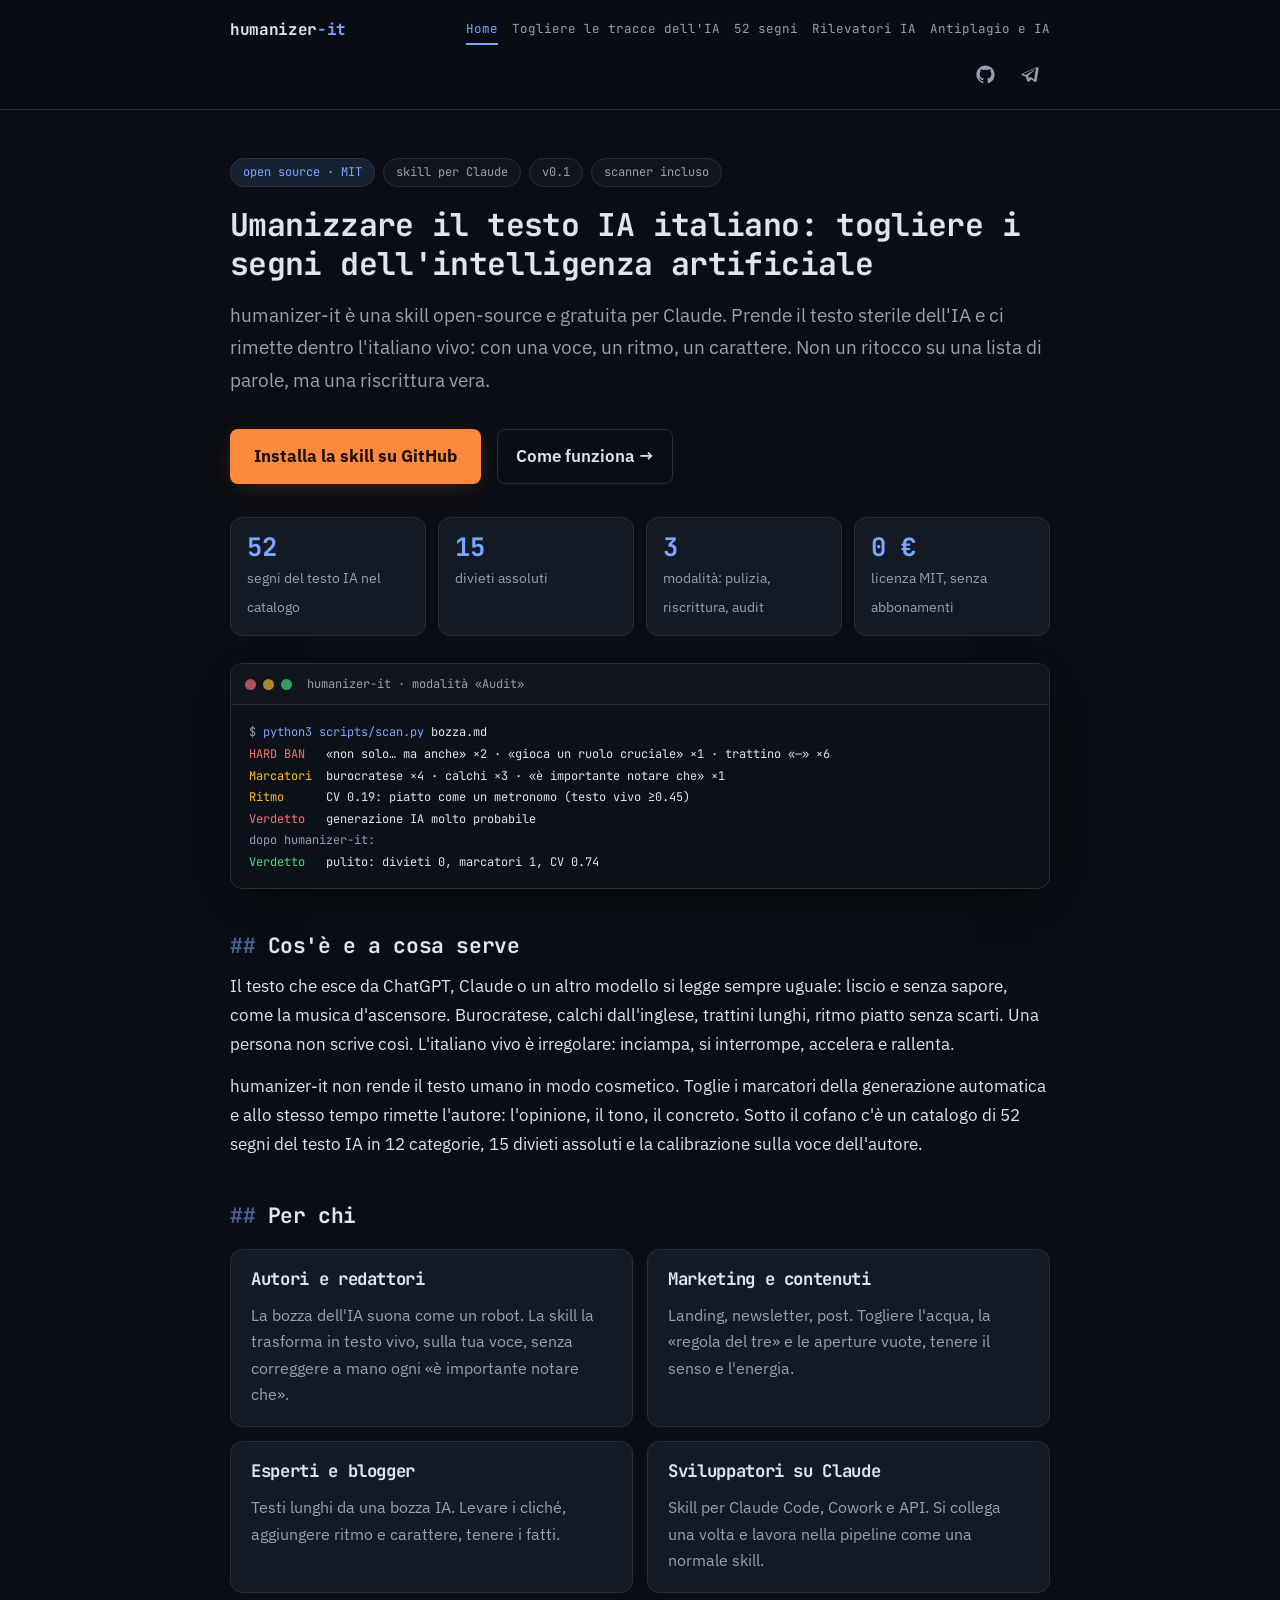
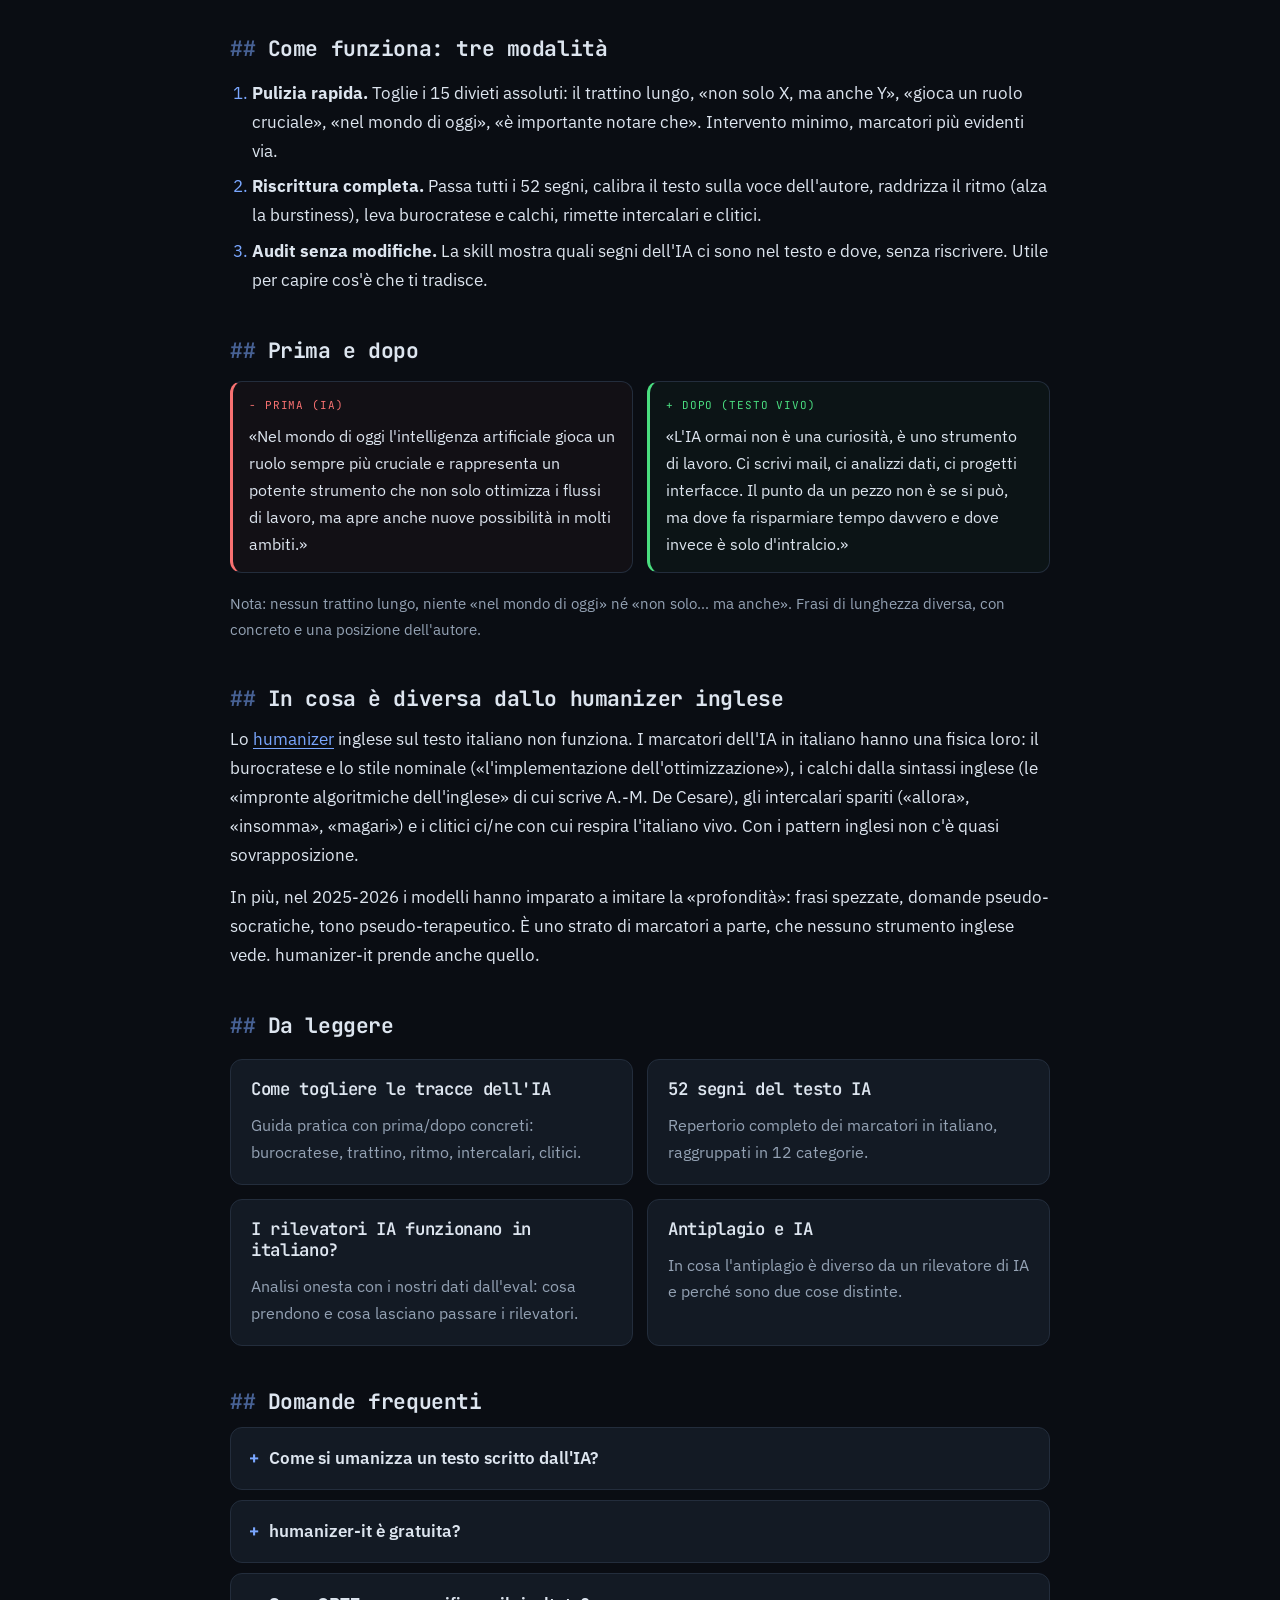
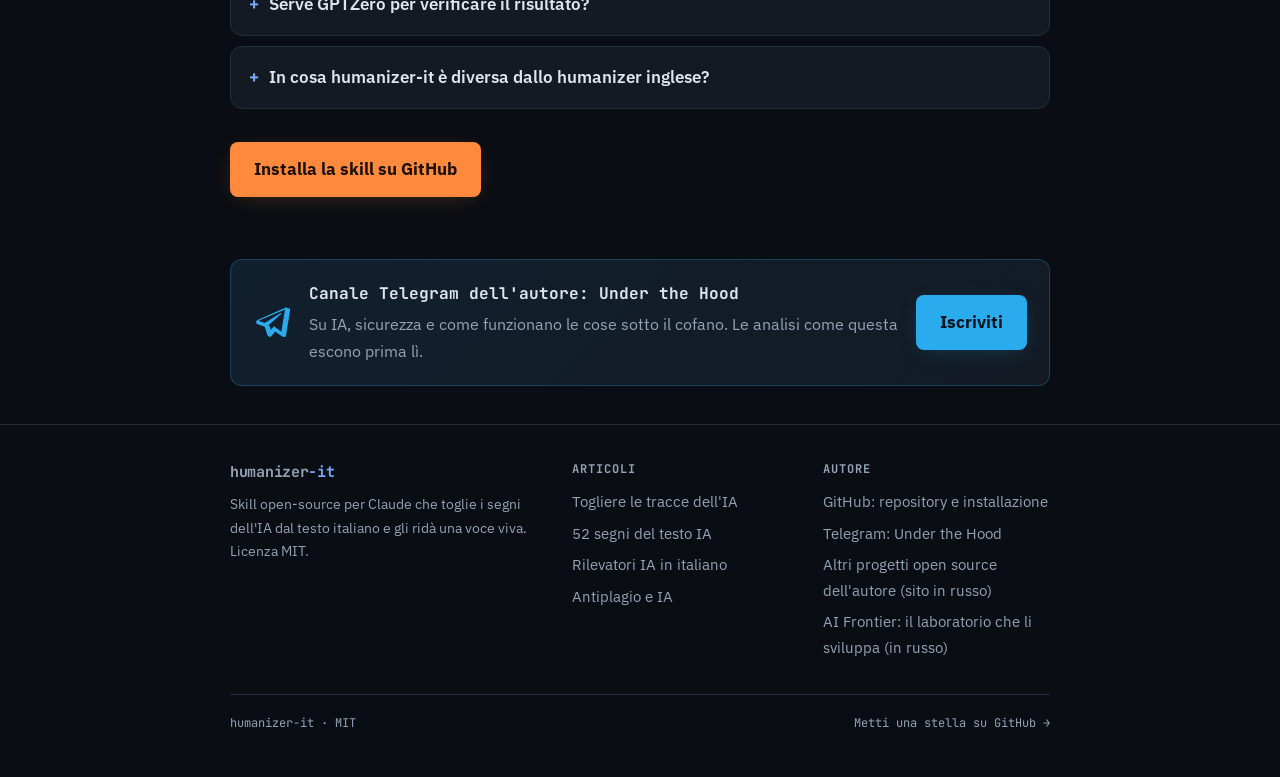
<file: docs/index.html>
<!DOCTYPE html>
<html lang="it">
<head>
<meta charset="utf-8">
<meta name="viewport" content="width=device-width, initial-scale=1">
<title>Umanizzare testo IA in italiano: la skill humanizer-it</title>
<meta name="description" content="humanizer-it: skill open-source e gratuita per Claude. Umanizza il testo IA in italiano, toglie i segni dell'intelligenza artificiale e il burocratese, rende il testo vivo.">
<meta name="keywords" content="umanizzare testo IA, togliere segni intelligenza artificiale, rendere testo naturale, humanizer italiano, testo IA italiano, eliminare tracce AI dal testo, umanizzare testo gratis">
<link rel="canonical" href="https://ilyautov.github.io/humanizer-it/">
<meta property="og:type" content="website">
<meta property="og:title" content="Umanizzare testo IA in italiano: la skill humanizer-it">
<meta property="og:description" content="Skill open-source e gratuita per Claude. Toglie i segni dell'IA nel testo italiano e lo rende vivo.">
<meta property="og:url" content="https://ilyautov.github.io/humanizer-it/">
<meta property="og:image" content="https://ilyautov.github.io/humanizer-it/social-preview.png">
<meta property="og:locale" content="it_IT">
<meta name="twitter:card" content="summary_large_image">
<meta name="twitter:title" content="Umanizzare testo IA in italiano: humanizer-it">
<meta name="twitter:image" content="https://ilyautov.github.io/humanizer-it/social-preview.png">
<meta name="twitter:description" content="Skill gratuita per Claude: toglie i segni dell'IA nel testo italiano.">
<link rel="preconnect" href="https://fonts.googleapis.com">
<link rel="preconnect" href="https://fonts.gstatic.com" crossorigin>
<link rel="stylesheet" href="style.css">
<link rel="icon" type="image/png" href="icon.png">
<script type="application/ld+json">
{
  "@context": "https://schema.org",
  "@type": "WebSite",
  "name": "humanizer-it",
  "url": "https://ilyautov.github.io/humanizer-it/",
  "description": "Skill open-source e gratuita per Claude che umanizza il testo IA in italiano e toglie i segni dell'intelligenza artificiale.",
  "inLanguage": "it"
}
</script>
<script type="application/ld+json">
{
  "@context": "https://schema.org",
  "@type": "FAQPage",
  "mainEntity": [
    {
      "@type": "Question",
      "name": "Come si umanizza un testo scritto dall'IA?",
      "acceptedAnswer": {
        "@type": "Answer",
        "text": "Togli i segni della generazione automatica: il burocratese e lo stile nominale (-zione, -mento), i calchi dall'inglese, il trattino lungo, il ritmo piatto delle frasi. Rimetti la voce viva: gli intercalari (allora, insomma, magari), i clitici ci/ne, le dislocazioni, l'ironia per litote, frasi di lunghezza variabile. La skill humanizer-it lo fa in automatico dentro Claude, su 52 segni del testo IA."
      }
    },
    {
      "@type": "Question",
      "name": "humanizer-it è gratuita?",
      "acceptedAnswer": {
        "@type": "Answer",
        "text": "Sì. humanizer-it è una skill open-source con licenza MIT. La skill è gratuita, paghi solo l'uso del modello Claude o lo usi nei limiti del tuo piano Claude Code, Cowork o API. Non ci sono abbonamenti separati né limiti per «rendere il testo umano»."
      }
    },
    {
      "@type": "Question",
      "name": "Serve un rilevatore come GPTZero per verificare il risultato?",
      "acceptedAnswer": {
        "@type": "Answer",
        "text": "No. Inseguire lo «zero al rilevatore» è la cosa sbagliata: i rilevatori migliori sull'italiano colpiscono i modelli con struttura anglosassone, ma lasciano passare i testi generati da modelli nativamente italiani. Meglio ottimizzare la qualità e la leggibilità del testo. Approfondimento nell'articolo sui rilevatori IA in italiano."
      }
    },
    {
      "@type": "Question",
      "name": "In cosa humanizer-it è diversa dallo humanizer inglese?",
      "acceptedAnswer": {
        "@type": "Answer",
        "text": "Il testo IA italiano ha una fisica sua: il burocratese, lo stile nominale, i calchi dalla sintassi inglese («impronte algoritmiche dell'inglese»), gli intercalari e i clitici ci/ne mancanti, l'ironia per antifrasi appiattita. Le regole inglesi non si trasferiscono. humanizer-it è tarata sull'italiano e prende ciò che gli strumenti inglesi non vedono."
      }
    }
  ]
}
</script>
</head>
<body>

<header class="site-header">
  <div class="wrap">
    <a class="brand" href="index.html">humanizer<span>-it</span></a>
    <nav class="site-nav" aria-label="Menu principale">
      <a href="index.html" aria-current="page">Home</a>
      <a href="togliere-tracce-ia.html">Togliere le tracce dell'IA</a>
      <a href="segni-testo-ia.html">52 segni</a>
      <a href="rilevatori-ia-italiano.html">Rilevatori IA</a>
      <a href="antiplagio-vs-ia.html">Antiplagio e IA</a>
    </nav>
    <div class="head-icons">
      <a href="https://github.com/ilyautov/humanizer-it" aria-label="Repository GitHub di humanizer-it">
        <svg viewBox="0 0 24 24" fill="currentColor" aria-hidden="true"><path d="M12 .5C5.65.5.5 5.65.5 12c0 5.08 3.29 9.39 7.86 10.91.58.11.79-.25.79-.55 0-.27-.01-1.17-.02-2.12-3.2.7-3.87-1.36-3.87-1.36-.52-1.33-1.28-1.68-1.28-1.68-1.04-.71.08-.7.08-.7 1.15.08 1.76 1.19 1.76 1.19 1.03 1.76 2.69 1.25 3.35.96.1-.75.4-1.25.73-1.54-2.55-.29-5.23-1.28-5.23-5.68 0-1.26.45-2.28 1.19-3.09-.12-.29-.52-1.46.11-3.05 0 0 .97-.31 3.17 1.18a11 11 0 0 1 5.78 0c2.2-1.49 3.16-1.18 3.16-1.18.63 1.59.24 2.76.12 3.05.74.81 1.18 1.83 1.18 3.09 0 4.41-2.69 5.38-5.25 5.67.41.35.78 1.05.78 2.12 0 1.53-.01 2.76-.01 3.14 0 .3.2.66.8.55A11.5 11.5 0 0 0 23.5 12C23.5 5.65 18.35.5 12 .5Z"/></svg>
      </a>
      <a href="https://t.me/gorilla_under_hood" aria-label="Canale Telegram dell'autore, Under the Hood">
        <svg viewBox="0 0 24 24" fill="currentColor" aria-hidden="true"><path d="M21.94 3.27a1.5 1.5 0 0 0-1.62-.22L2.9 10.66c-1.22.54-1.16 2.3.1 2.74l4.4 1.54 1.7 5.32c.36 1.12 1.78 1.4 2.54.51l2.4-2.8 4.43 3.25c.9.66 2.18.17 2.4-.92l2.52-15.4a1.5 1.5 0 0 0-.45-1.63ZM9.5 14.4l8.4-7.6c.27-.24-.06-.65-.37-.46L7.4 12.6l-3.9-1.36 16.7-7.13-2.3 14.1-4.7-3.46-1.96 2.28-.74-2.63Z"/></svg>
      </a>
    </div>
  </div>
</header>

<main>
<div class="wrap hero">

  <ul class="eyebrow">
    <li class="hot">open source · MIT</li>
    <li>skill per Claude</li>
    <li>v0.1</li>
    <li>scanner incluso</li>
  </ul>

  <h1>Umanizzare il testo IA italiano: togliere i segni dell'intelligenza artificiale</h1>
  <p class="lede">humanizer-it è una skill open-source e gratuita per Claude. Prende il testo sterile dell'IA e ci rimette dentro l'italiano vivo: con una voce, un ritmo, un carattere. Non un ritocco su una lista di parole, ma una riscrittura vera.</p>

  <div class="cta-row">
    <a class="cta" href="https://github.com/ilyautov/humanizer-it">Installa la skill su GitHub</a>
    <a class="cta-secondary" href="#come-funziona">Come funziona →</a>
  </div>

  <div class="stats">
    <div class="stat"><b>52</b><span>segni del testo IA nel catalogo</span></div>
    <div class="stat"><b>15</b><span>divieti assoluti</span></div>
    <div class="stat"><b>3</b><span>modalità: pulizia, riscrittura, audit</span></div>
    <div class="stat"><b>0 €</b><span>licenza MIT, senza abbonamenti</span></div>
  </div>

  <div class="term">
    <div class="term-bar"><span></span><span></span><span></span><em>humanizer-it · modalità «Audit»</em></div>
    <pre class="term-body"><code><span class="tn">$</span> <span class="ta">python3 scripts/scan.py</span> bozza.md
<span class="tb">HARD BAN</span>   «non solo… ma anche» ×2 · «gioca un ruolo cruciale» ×1 · trattino «—» ×6
<span class="tw">Marcatori</span>  burocratese ×4 · calchi ×3 · «è importante notare che» ×1
<span class="tw">Ritmo</span>      CV 0.19: piatto come un metronomo (testo vivo ≥0.45)
<span class="tb">Verdetto</span>   generazione IA molto probabile
<span class="tn">dopo humanizer-it:</span>
<span class="tg">Verdetto</span>   pulito: divieti 0, marcatori 1, CV 0.74</code></pre>
  </div>

  <h2>Cos'è e a cosa serve</h2>
  <p>Il testo che esce da ChatGPT, Claude o un altro modello si legge sempre uguale: liscio e senza sapore, come la musica d'ascensore. Burocratese, calchi dall'inglese, trattini lunghi, ritmo piatto senza scarti. Una persona non scrive così. L'italiano vivo è irregolare: inciampa, si interrompe, accelera e rallenta.</p>
  <p>humanizer-it non rende il testo umano in modo cosmetico. Toglie i marcatori della generazione automatica e allo stesso tempo rimette l'autore: l'opinione, il tono, il concreto. Sotto il cofano c'è un catalogo di 52 segni del testo IA in 12 categorie, 15 divieti assoluti e la calibrazione sulla voce dell'autore.</p>

  <h2>Per chi</h2>
  <div class="cards">
    <div class="card">
      <h3>Autori e redattori</h3>
      <p>La bozza dell'IA suona come un robot. La skill la trasforma in testo vivo, sulla tua voce, senza correggere a mano ogni «è importante notare che».</p>
    </div>
    <div class="card">
      <h3>Marketing e contenuti</h3>
      <p>Landing, newsletter, post. Togliere l'acqua, la «regola del tre» e le aperture vuote, tenere il senso e l'energia.</p>
    </div>
    <div class="card">
      <h3>Esperti e blogger</h3>
      <p>Testi lunghi da una bozza IA. Levare i cliché, aggiungere ritmo e carattere, tenere i fatti.</p>
    </div>
    <div class="card">
      <h3>Sviluppatori su Claude</h3>
      <p>Skill per Claude Code, Cowork e API. Si collega una volta e lavora nella pipeline come una normale skill.</p>
    </div>
  </div>

  <h2 id="come-funziona">Come funziona: tre modalità</h2>
  <ol>
    <li><strong>Pulizia rapida.</strong> Toglie i 15 divieti assoluti: il trattino lungo, «non solo X, ma anche Y», «gioca un ruolo cruciale», «nel mondo di oggi», «è importante notare che». Intervento minimo, marcatori più evidenti via.</li>
    <li><strong>Riscrittura completa.</strong> Passa tutti i 52 segni, calibra il testo sulla voce dell'autore, raddrizza il ritmo (alza la burstiness), leva burocratese e calchi, rimette intercalari e clitici.</li>
    <li><strong>Audit senza modifiche.</strong> La skill mostra quali segni dell'IA ci sono nel testo e dove, senza riscrivere. Utile per capire cos'è che ti tradisce.</li>
  </ol>

  <h2>Prima e dopo</h2>
  <div class="ba">
    <div class="col before">
      <div class="tag">Prima (IA)</div>
      <p>«Nel mondo di oggi l'intelligenza artificiale gioca un ruolo sempre più cruciale e rappresenta un potente strumento che non solo ottimizza i flussi di lavoro, ma apre anche nuove possibilità in molti ambiti.»</p>
    </div>
    <div class="col after">
      <div class="tag">Dopo (testo vivo)</div>
      <p>«L'IA ormai non è una curiosità, è uno strumento di lavoro. Ci scrivi mail, ci analizzi dati, ci progetti interfacce. Il punto da un pezzo non è se si può, ma dove fa risparmiare tempo davvero e dove invece è solo d'intralcio.»</p>
    </div>
  </div>
  <p class="muted small">Nota: nessun trattino lungo, niente «nel mondo di oggi» né «non solo… ma anche». Frasi di lunghezza diversa, con concreto e una posizione dell'autore.</p>

  <h2>In cosa è diversa dallo humanizer inglese</h2>
  <p>Lo <a href="https://github.com/blader/humanizer">humanizer</a> inglese sul testo italiano non funziona. I marcatori dell'IA in italiano hanno una fisica loro: il burocratese e lo stile nominale («l'implementazione dell'ottimizzazione»), i calchi dalla sintassi inglese (le «impronte algoritmiche dell'inglese» di cui scrive A.-M. De Cesare), gli intercalari spariti («allora», «insomma», «magari») e i clitici ci/ne con cui respira l'italiano vivo. Con i pattern inglesi non c'è quasi sovrapposizione.</p>
  <p>In più, nel 2025-2026 i modelli hanno imparato a imitare la «profondità»: frasi spezzate, domande pseudo-socratiche, tono pseudo-terapeutico. È uno strato di marcatori a parte, che nessuno strumento inglese vede. humanizer-it prende anche quello.</p>

  <h2>Da leggere</h2>
  <div class="cards">
    <div class="card">
      <h3><a href="togliere-tracce-ia.html">Come togliere le tracce dell'IA</a></h3>
      <p>Guida pratica con prima/dopo concreti: burocratese, trattino, ritmo, intercalari, clitici.</p>
    </div>
    <div class="card">
      <h3><a href="segni-testo-ia.html">52 segni del testo IA</a></h3>
      <p>Repertorio completo dei marcatori in italiano, raggruppati in 12 categorie.</p>
    </div>
    <div class="card">
      <h3><a href="rilevatori-ia-italiano.html">I rilevatori IA funzionano in italiano?</a></h3>
      <p>Analisi onesta con i nostri dati dall'eval: cosa prendono e cosa lasciano passare i rilevatori.</p>
    </div>
    <div class="card">
      <h3><a href="antiplagio-vs-ia.html">Antiplagio e IA</a></h3>
      <p>In cosa l'antiplagio è diverso da un rilevatore di IA e perché sono due cose distinte.</p>
    </div>
  </div>

  <h2 id="faq">Domande frequenti</h2>
  <div class="faq">
    <details>
      <summary>Come si umanizza un testo scritto dall'IA?</summary>
      <p>Togli i marcatori della generazione automatica: burocratese e stile nominale (-zione, -mento), calchi dall'inglese, trattini lunghi, ritmo piatto. Rimetti la voce viva: intercalari («allora», «insomma», «magari»), clitici ci/ne, dislocazioni, frasi di lunghezza variabile, concreto al posto dell'astratto. La skill humanizer-it lo fa in automatico in Claude, su 52 segni del testo IA.</p>
    </details>
    <details>
      <summary>humanizer-it è gratuita?</summary>
      <p>Sì. È una skill open-source con licenza MIT. La skill è gratuita, paghi solo l'uso del modello Claude o lo usi nei limiti del tuo piano Claude Code, Cowork o API. Non ci sono abbonamenti separati per «rendere il testo umano online».</p>
    </details>
    <details>
      <summary>Serve GPTZero per verificare il risultato?</summary>
      <p>No. Inseguire lo «zero al rilevatore» è poco sensato: i rilevatori prendono i modelli con struttura anglosassone ma lasciano passare quelli nativamente italiani. Meglio ottimizzare qualità e leggibilità. Più dettagli nell'articolo <a href="rilevatori-ia-italiano.html">sui rilevatori IA in italiano</a>.</p>
    </details>
    <details>
      <summary>In cosa humanizer-it è diversa dallo humanizer inglese?</summary>
      <p>Il testo IA italiano ha una fisica sua: burocratese, calchi dall'inglese, intercalari e clitici mancanti, ironia per antifrasi appiattita. Le regole inglesi non si trasferiscono. humanizer-it è tarata sull'italiano e prende ciò che gli strumenti inglesi non vedono: pseudo-terapia, meditazione spezzata, decoro a emoji dei modelli 2025-2026.</p>
    </details>
  </div>

  <div class="cta-row">
    <a class="cta" href="https://github.com/ilyautov/humanizer-it">Installa la skill su GitHub</a>
  </div>

  <section class="tg-banner">
    <div class="tg-card">
      <svg viewBox="0 0 24 24" fill="currentColor" aria-hidden="true"><path d="M21.94 3.27a1.5 1.5 0 0 0-1.62-.22L2.9 10.66c-1.22.54-1.16 2.3.1 2.74l4.4 1.54 1.7 5.32c.36 1.12 1.78 1.4 2.54.51l2.4-2.8 4.43 3.25c.9.66 2.18.17 2.4-.92l2.52-15.4a1.5 1.5 0 0 0-.45-1.63ZM9.5 14.4l8.4-7.6c.27-.24-.06-.65-.37-.46L7.4 12.6l-3.9-1.36 16.7-7.13-2.3 14.1-4.7-3.46-1.96 2.28-.74-2.63Z"/></svg>
      <div class="tg-text">
        <strong>Canale Telegram dell'autore: Under the Hood</strong>
        <p>Su IA, sicurezza e come funzionano le cose sotto il cofano. Le analisi come questa escono prima lì.</p>
      </div>
      <a class="cta cta-tg" href="https://t.me/gorilla_under_hood">Iscriviti</a>
    </div>
  </section>

</div>
</main>

<footer class="site-footer">
  <div class="wrap">
    <div class="foot-grid">
      <div>
        <a class="brand" href="index.html">humanizer<span>-it</span></a>
        <p>Skill open-source per Claude che toglie i segni dell'IA dal testo italiano e gli ridà una voce viva. Licenza MIT.</p>
      </div>
      <div>
        <h4>Articoli</h4>
        <ul>
          <li><a href="togliere-tracce-ia.html">Togliere le tracce dell'IA</a></li>
          <li><a href="segni-testo-ia.html">52 segni del testo IA</a></li>
          <li><a href="rilevatori-ia-italiano.html">Rilevatori IA in italiano</a></li>
          <li><a href="antiplagio-vs-ia.html">Antiplagio e IA</a></li>
        </ul>
      </div>
      <div>
        <h4>Autore</h4>
        <ul>
          <li><a href="https://github.com/ilyautov/humanizer-it">GitHub: repository e installazione</a></li>
          <li><a href="https://t.me/gorilla_under_hood">Telegram: Under the Hood</a></li>
          <li><a href="https://ilyautov.github.io/">Altri progetti open source dell'autore (sito in russo)</a></li>
          <li><a href="https://aifrontier.tech/">AI Frontier: il laboratorio che li sviluppa (in russo)</a></li>
        </ul>
      </div>
    </div>
    <div class="foot-bottom">
      <span>humanizer-it · MIT</span>
      <a class="foot-cta" href="https://github.com/ilyautov/humanizer-it">Metti una stella su GitHub →</a>
    </div>
  </div>
</footer>

</body>
</html>
</file>
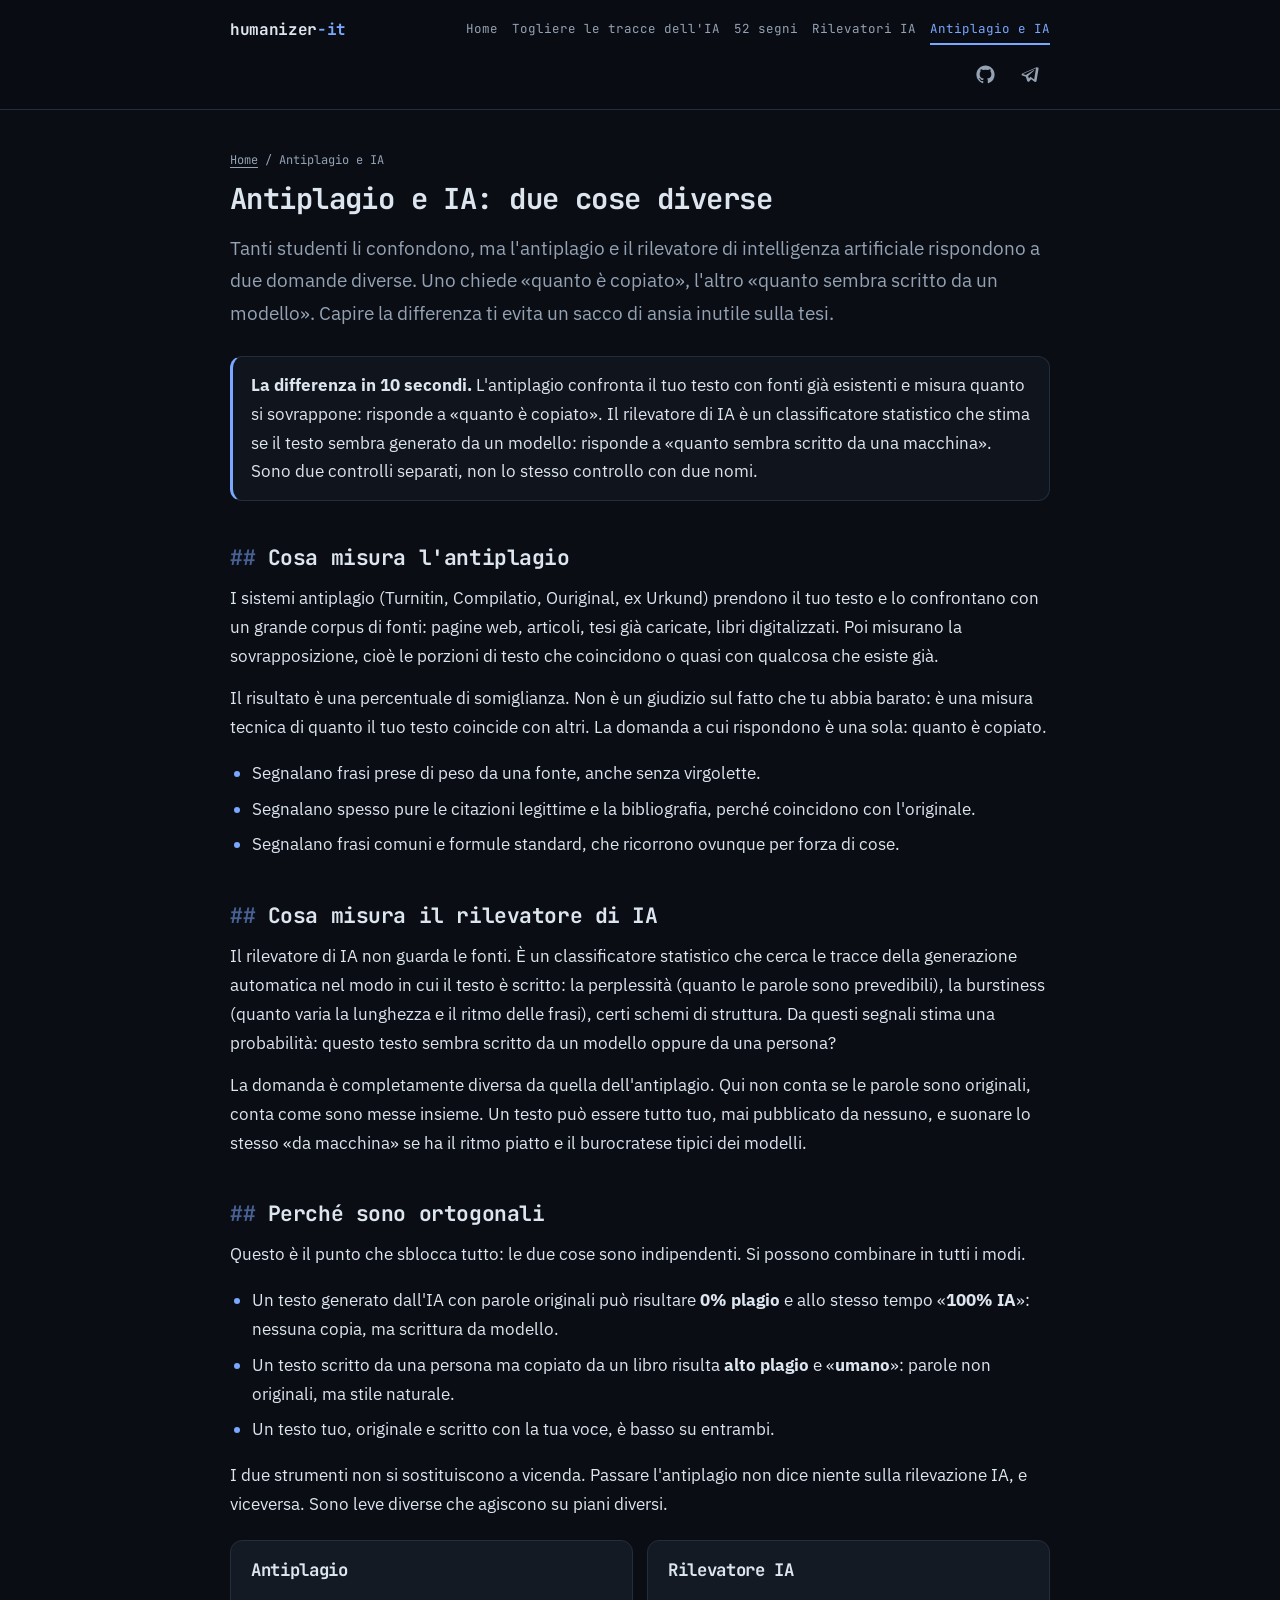
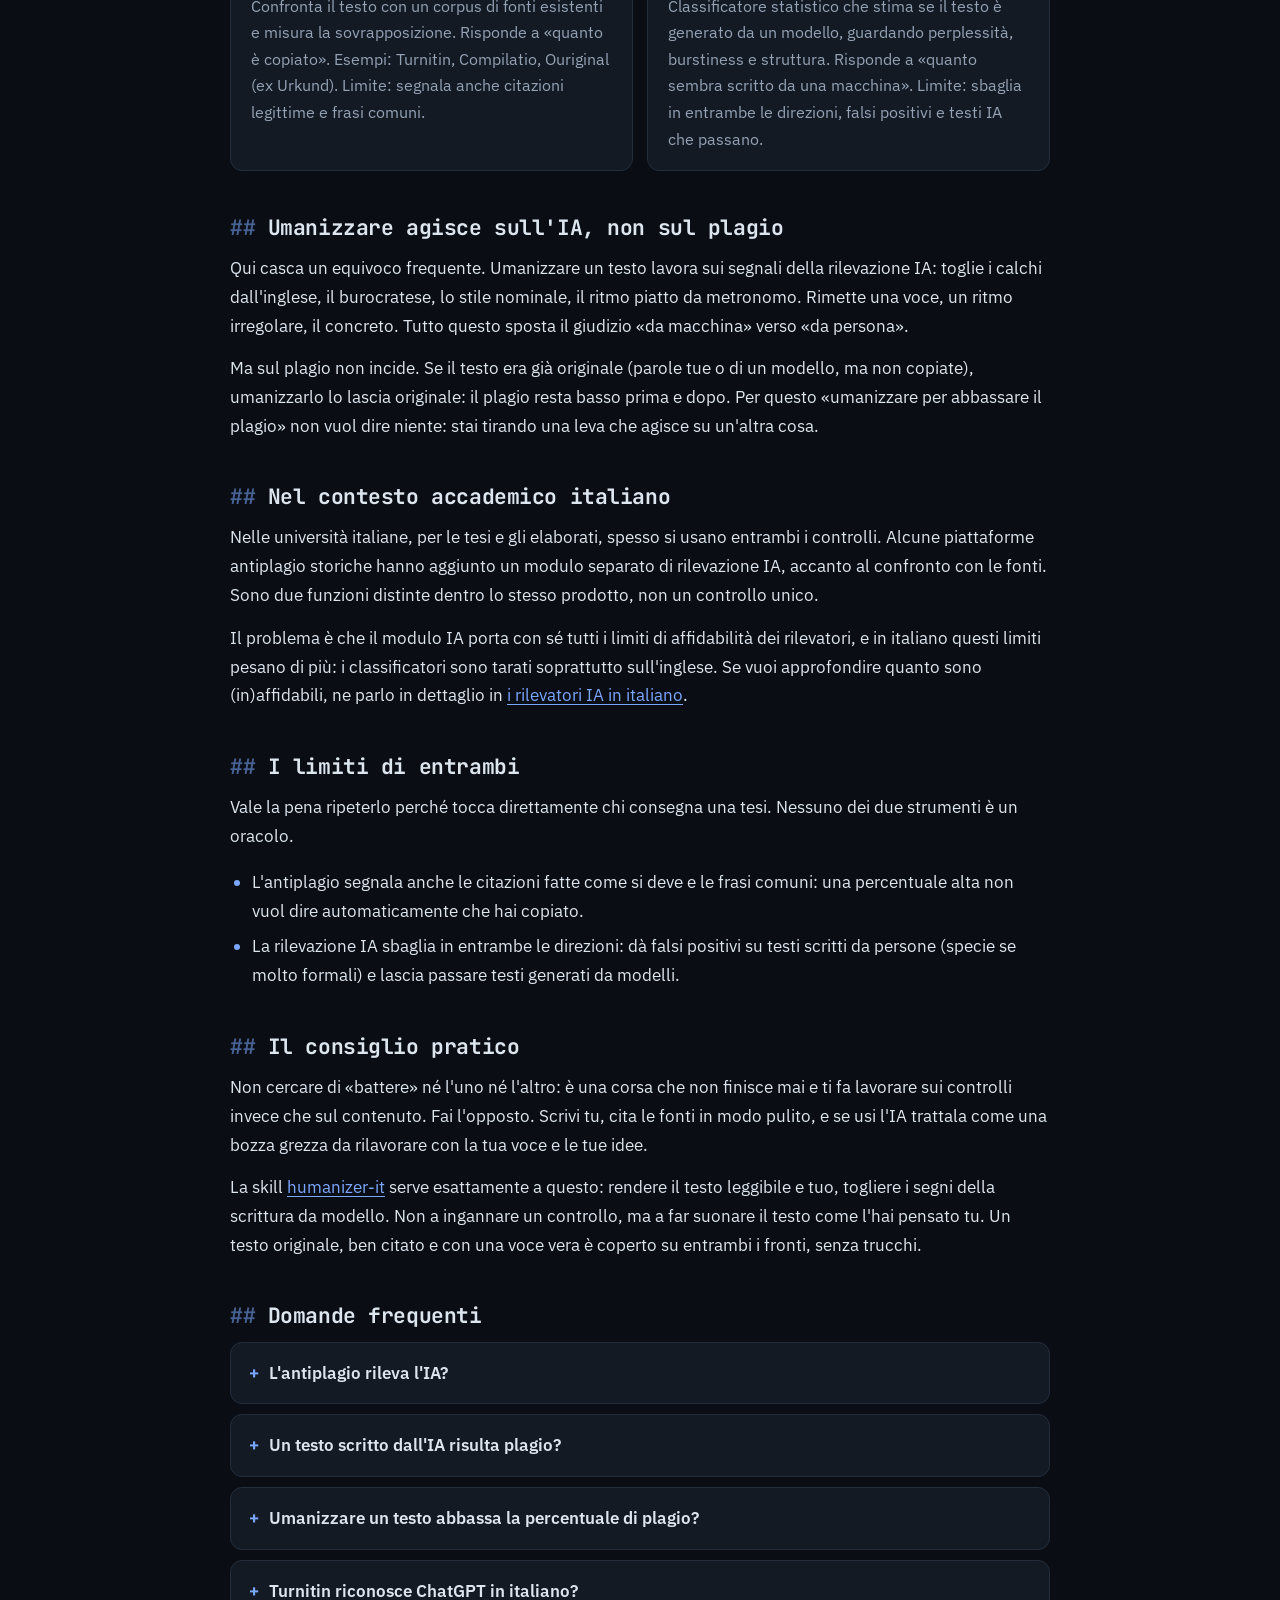
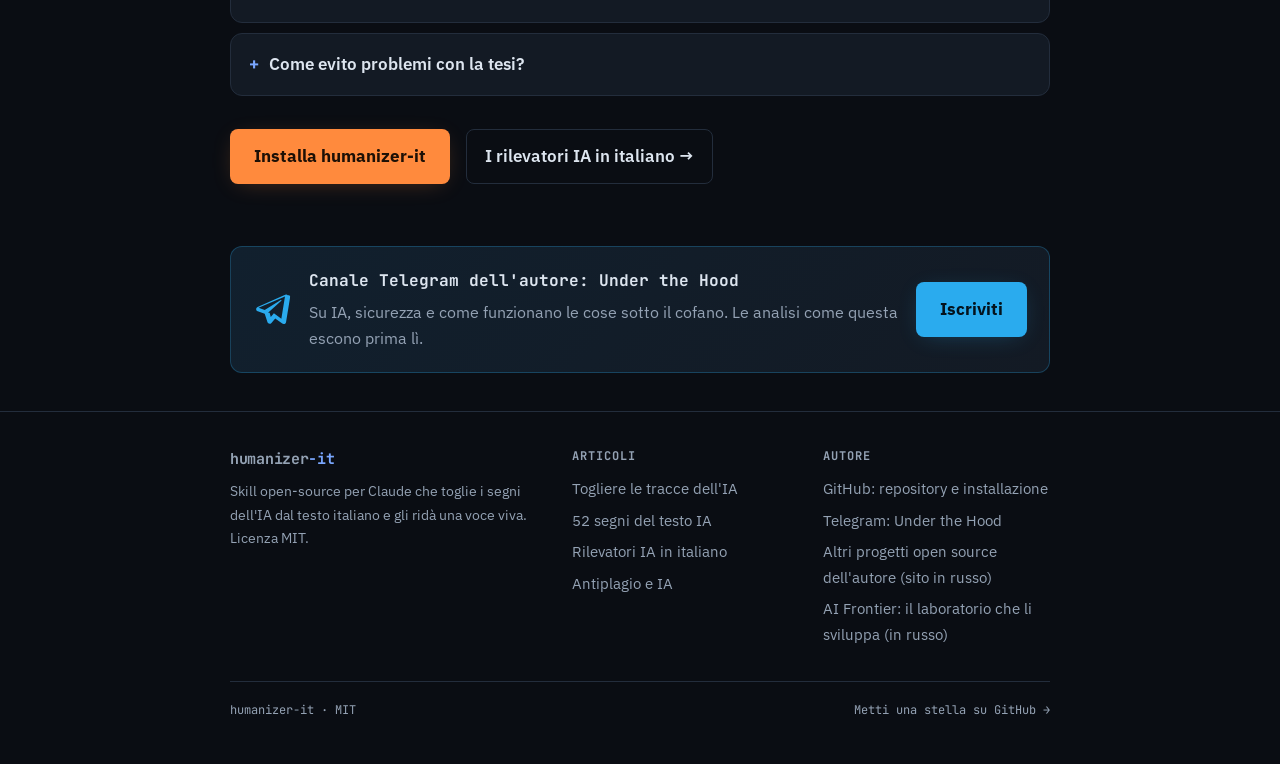
<file: docs/antiplagio-vs-ia.html>
<!DOCTYPE html>
<html lang="it">
<head>
<meta charset="utf-8">
<meta name="viewport" content="width=device-width, initial-scale=1">
<title>Antiplagio e IA: due cose diverse</title>
<meta name="description" content="Antiplagio e rilevatore di IA rispondono a due domande diverse: quanto è copiato e quanto sembra scritto da un modello. Cosa cambia per tesi ed esami.">
<meta name="keywords" content="antiplagio e intelligenza artificiale, differenza antiplagio rilevatore IA, turnitin rileva IA, plagio vs testo IA, tesi antiplagio IA">
<link rel="canonical" href="https://ilyautov.github.io/humanizer-it/antiplagio-vs-ia.html">
<meta property="og:type" content="article">
<meta property="og:title" content="Antiplagio e IA: due cose diverse">
<meta property="og:description" content="L'antiplagio misura quanto è copiato; il rilevatore di IA stima quanto sembra scritto da un modello. Sono due strumenti diversi, non intercambiabili.">
<meta property="og:url" content="https://ilyautov.github.io/humanizer-it/antiplagio-vs-ia.html">
<meta property="og:image" content="https://ilyautov.github.io/humanizer-it/social-preview.png">
<meta property="og:locale" content="it_IT">
<meta name="twitter:card" content="summary_large_image">
<meta name="twitter:title" content="Antiplagio e IA: due cose diverse">
<meta name="twitter:image" content="https://ilyautov.github.io/humanizer-it/social-preview.png">
<meta name="twitter:description" content="Antiplagio e rilevatore di IA rispondono a domande diverse. Cosa cambia per la tesi.">
<link rel="preconnect" href="https://fonts.googleapis.com">
<link rel="preconnect" href="https://fonts.gstatic.com" crossorigin>
<link rel="stylesheet" href="style.css">
<link rel="icon" type="image/png" href="icon.png">
<script type="application/ld+json">
{
  "@context": "https://schema.org",
  "@type": "TechArticle",
  "headline": "Antiplagio e IA: due cose diverse",
  "description": "L'antiplagio misura la sovrapposizione con fonti esistenti; il rilevatore di IA stima se un testo sembra generato da un modello. Due domande diverse, due strumenti diversi.",
  "inLanguage": "it",
  "mainEntityOfPage": "https://ilyautov.github.io/humanizer-it/antiplagio-vs-ia.html",
  "author": {
    "@type": "Organization",
    "name": "humanizer-it",
    "url": "https://github.com/ilyautov/humanizer-it"
  },
  "publisher": {
    "@type": "Organization",
    "name": "humanizer-it",
    "url": "https://ilyautov.github.io/humanizer-it/"
  }
}
</script>
<script type="application/ld+json">
{
  "@context": "https://schema.org",
  "@type": "BreadcrumbList",
  "itemListElement": [
    {
      "@type": "ListItem",
      "position": 1,
      "name": "Home",
      "item": "https://ilyautov.github.io/humanizer-it/"
    },
    {
      "@type": "ListItem",
      "position": 2,
      "name": "Antiplagio e IA",
      "item": "https://ilyautov.github.io/humanizer-it/antiplagio-vs-ia.html"
    }
  ]
}
</script>
<script type="application/ld+json">
{
  "@context": "https://schema.org",
  "@type": "FAQPage",
  "mainEntity": [
    {
      "@type": "Question",
      "name": "L'antiplagio rileva l'IA?",
      "acceptedAnswer": {
        "@type": "Answer",
        "text": "Sono due cose diverse. L'antiplagio confronta il testo con un corpus di fonti e misura la sovrapposizione: dice quanto è copiato, non se l'ha scritto un modello. Alcune piattaforme (per esempio Turnitin) hanno aggiunto un modulo separato di rilevazione IA, ma con tutti i limiti di affidabilità del caso, in italiano ancora di più."
      }
    },
    {
      "@type": "Question",
      "name": "Un testo scritto dall'IA risulta plagio?",
      "acceptedAnswer": {
        "@type": "Answer",
        "text": "Di solito no. Se il modello genera parole originali, l'antiplagio trova poca o nessuna sovrapposizione con le fonti esistenti, quindi il plagio risulta basso o pari a zero. Plagio e generazione IA sono questioni ortogonali: un testo può essere 0% plagio e allo stesso tempo sembrare al 100% scritto da un modello."
      }
    },
    {
      "@type": "Question",
      "name": "Umanizzare un testo abbassa la percentuale di plagio?",
      "acceptedAnswer": {
        "@type": "Answer",
        "text": "No. Umanizzare agisce sui segnali della rilevazione IA (toglie calchi, burocratese, ritmo piatto), non sulla sovrapposizione con le fonti. Se il testo è già originale resta originale anche dopo, quindi il plagio non cambia. Sono due leve diverse: umanizzare per abbassare il plagio non ha senso."
      }
    },
    {
      "@type": "Question",
      "name": "Turnitin riconosce ChatGPT in italiano?",
      "acceptedAnswer": {
        "@type": "Answer",
        "text": "Turnitin ha un modulo di rilevazione IA separato dal controllo antiplagio. La sua affidabilità è limitata e in italiano lo è ancora di più: i classificatori sono tarati soprattutto sull'inglese e sbagliano in entrambe le direzioni, con falsi positivi su testi umani e testi IA che passano."
      }
    },
    {
      "@type": "Question",
      "name": "Come evito problemi con la tesi?",
      "acceptedAnswer": {
        "@type": "Answer",
        "text": "Scrivi tu, cita le fonti in modo corretto e, se usi l'IA, trattala come una bozza da rilavorare con la tua voce. Non cercare di battere né l'antiplagio né il rilevatore IA: punta su un testo originale, ben citato e davvero tuo. Così sei coperto su entrambi i fronti."
      }
    }
  ]
}
</script>
</head>
<body>

<header class="site-header">
  <div class="wrap">
    <a class="brand" href="index.html">humanizer<span>-it</span></a>
    <nav class="site-nav" aria-label="Menu principale">
      <a href="index.html">Home</a>
      <a href="togliere-tracce-ia.html">Togliere le tracce dell'IA</a>
      <a href="segni-testo-ia.html">52 segni</a>
      <a href="rilevatori-ia-italiano.html">Rilevatori IA</a>
      <a href="antiplagio-vs-ia.html" aria-current="page">Antiplagio e IA</a>
    </nav>
    <div class="head-icons">
      <a href="https://github.com/ilyautov/humanizer-it" aria-label="Repository GitHub di humanizer-it">
        <svg viewBox="0 0 24 24" fill="currentColor" aria-hidden="true"><path d="M12 .5C5.65.5.5 5.65.5 12c0 5.08 3.29 9.39 7.86 10.91.58.11.79-.25.79-.55 0-.27-.01-1.17-.02-2.12-3.2.7-3.87-1.36-3.87-1.36-.52-1.33-1.28-1.68-1.28-1.68-1.04-.71.08-.7.08-.7 1.15.08 1.76 1.19 1.76 1.19 1.03 1.76 2.69 1.25 3.35.96.1-.75.4-1.25.73-1.54-2.55-.29-5.23-1.28-5.23-5.68 0-1.26.45-2.28 1.19-3.09-.12-.29-.52-1.46.11-3.05 0 0 .97-.31 3.17 1.18a11 11 0 0 1 5.78 0c2.2-1.49 3.16-1.18 3.16-1.18.63 1.59.24 2.76.12 3.05.74.81 1.18 1.83 1.18 3.09 0 4.41-2.69 5.38-5.25 5.67.41.35.78 1.05.78 2.12 0 1.53-.01 2.76-.01 3.14 0 .3.2.66.8.55A11.5 11.5 0 0 0 23.5 12C23.5 5.65 18.35.5 12 .5Z"/></svg>
      </a>
      <a href="https://t.me/gorilla_under_hood" aria-label="Canale Telegram dell'autore, Under the Hood">
        <svg viewBox="0 0 24 24" fill="currentColor" aria-hidden="true"><path d="M21.94 3.27a1.5 1.5 0 0 0-1.62-.22L2.9 10.66c-1.22.54-1.16 2.3.1 2.74l4.4 1.54 1.7 5.32c.36 1.12 1.78 1.4 2.54.51l2.4-2.8 4.43 3.25c.9.66 2.18.17 2.4-.92l2.52-15.4a1.5 1.5 0 0 0-.45-1.63ZM9.5 14.4l8.4-7.6c.27-.24-.06-.65-.37-.46L7.4 12.6l-3.9-1.36 16.7-7.13-2.3 14.1-4.7-3.46-1.96 2.28-.74-2.63Z"/></svg>
      </a>
    </div>
  </div>
</header>

<main>
<div class="wrap">

  <nav class="crumbs" aria-label="Breadcrumb"><a href="index.html">Home</a> / Antiplagio e IA</nav>

  <h1>Antiplagio e IA: due cose diverse</h1>
  <p class="lede">Tanti studenti li confondono, ma l'antiplagio e il rilevatore di intelligenza artificiale rispondono a due domande diverse. Uno chiede «quanto è copiato», l'altro «quanto sembra scritto da un modello». Capire la differenza ti evita un sacco di ansia inutile sulla tesi.</p>

  <div class="callout">
    <strong>La differenza in 10 secondi.</strong> L'antiplagio confronta il tuo testo con fonti già esistenti e misura quanto si sovrappone: risponde a «quanto è copiato». Il rilevatore di IA è un classificatore statistico che stima se il testo sembra generato da un modello: risponde a «quanto sembra scritto da una macchina». Sono due controlli separati, non lo stesso controllo con due nomi.
  </div>

  <h2>Cosa misura l'antiplagio</h2>
  <p>I sistemi antiplagio (Turnitin, Compilatio, Ouriginal, ex Urkund) prendono il tuo testo e lo confrontano con un grande corpus di fonti: pagine web, articoli, tesi già caricate, libri digitalizzati. Poi misurano la sovrapposizione, cioè le porzioni di testo che coincidono o quasi con qualcosa che esiste già.</p>
  <p>Il risultato è una percentuale di somiglianza. Non è un giudizio sul fatto che tu abbia barato: è una misura tecnica di quanto il tuo testo coincide con altri. La domanda a cui rispondono è una sola: quanto è copiato.</p>
  <ul>
    <li>Segnalano frasi prese di peso da una fonte, anche senza virgolette.</li>
    <li>Segnalano spesso pure le citazioni legittime e la bibliografia, perché coincidono con l'originale.</li>
    <li>Segnalano frasi comuni e formule standard, che ricorrono ovunque per forza di cose.</li>
  </ul>

  <h2>Cosa misura il rilevatore di IA</h2>
  <p>Il rilevatore di IA non guarda le fonti. È un classificatore statistico che cerca le tracce della generazione automatica nel modo in cui il testo è scritto: la perplessità (quanto le parole sono prevedibili), la burstiness (quanto varia la lunghezza e il ritmo delle frasi), certi schemi di struttura. Da questi segnali stima una probabilità: questo testo sembra scritto da un modello oppure da una persona?</p>
  <p>La domanda è completamente diversa da quella dell'antiplagio. Qui non conta se le parole sono originali, conta come sono messe insieme. Un testo può essere tutto tuo, mai pubblicato da nessuno, e suonare lo stesso «da macchina» se ha il ritmo piatto e il burocratese tipici dei modelli.</p>

  <h2>Perché sono ortogonali</h2>
  <p>Questo è il punto che sblocca tutto: le due cose sono indipendenti. Si possono combinare in tutti i modi.</p>
  <ul>
    <li>Un testo generato dall'IA con parole originali può risultare <strong>0% plagio</strong> e allo stesso tempo «<strong>100% IA</strong>»: nessuna copia, ma scrittura da modello.</li>
    <li>Un testo scritto da una persona ma copiato da un libro risulta <strong>alto plagio</strong> e «<strong>umano</strong>»: parole non originali, ma stile naturale.</li>
    <li>Un testo tuo, originale e scritto con la tua voce, è basso su entrambi.</li>
  </ul>
  <p>I due strumenti non si sostituiscono a vicenda. Passare l'antiplagio non dice niente sulla rilevazione IA, e viceversa. Sono leve diverse che agiscono su piani diversi.</p>

  <div class="cards">
    <div class="card">
      <h3>Antiplagio</h3>
      <p>Confronta il testo con un corpus di fonti esistenti e misura la sovrapposizione. Risponde a «quanto è copiato». Esempi: Turnitin, Compilatio, Ouriginal (ex Urkund). Limite: segnala anche citazioni legittime e frasi comuni.</p>
    </div>
    <div class="card">
      <h3>Rilevatore IA</h3>
      <p>Classificatore statistico che stima se il testo è generato da un modello, guardando perplessità, burstiness e struttura. Risponde a «quanto sembra scritto da una macchina». Limite: sbaglia in entrambe le direzioni, falsi positivi e testi IA che passano.</p>
    </div>
  </div>

  <h2>Umanizzare agisce sull'IA, non sul plagio</h2>
  <p>Qui casca un equivoco frequente. Umanizzare un testo lavora sui segnali della rilevazione IA: toglie i calchi dall'inglese, il burocratese, lo stile nominale, il ritmo piatto da metronomo. Rimette una voce, un ritmo irregolare, il concreto. Tutto questo sposta il giudizio «da macchina» verso «da persona».</p>
  <p>Ma sul plagio non incide. Se il testo era già originale (parole tue o di un modello, ma non copiate), umanizzarlo lo lascia originale: il plagio resta basso prima e dopo. Per questo «umanizzare per abbassare il plagio» non vuol dire niente: stai tirando una leva che agisce su un'altra cosa.</p>

  <h2>Nel contesto accademico italiano</h2>
  <p>Nelle università italiane, per le tesi e gli elaborati, spesso si usano entrambi i controlli. Alcune piattaforme antiplagio storiche hanno aggiunto un modulo separato di rilevazione IA, accanto al confronto con le fonti. Sono due funzioni distinte dentro lo stesso prodotto, non un controllo unico.</p>
  <p>Il problema è che il modulo IA porta con sé tutti i limiti di affidabilità dei rilevatori, e in italiano questi limiti pesano di più: i classificatori sono tarati soprattutto sull'inglese. Se vuoi approfondire quanto sono (in)affidabili, ne parlo in dettaglio in <a href="rilevatori-ia-italiano.html">i rilevatori IA in italiano</a>.</p>

  <h2>I limiti di entrambi</h2>
  <p>Vale la pena ripeterlo perché tocca direttamente chi consegna una tesi. Nessuno dei due strumenti è un oracolo.</p>
  <ul>
    <li>L'antiplagio segnala anche le citazioni fatte come si deve e le frasi comuni: una percentuale alta non vuol dire automaticamente che hai copiato.</li>
    <li>La rilevazione IA sbaglia in entrambe le direzioni: dà falsi positivi su testi scritti da persone (specie se molto formali) e lascia passare testi generati da modelli.</li>
  </ul>

  <h2>Il consiglio pratico</h2>
  <p>Non cercare di «battere» né l'uno né l'altro: è una corsa che non finisce mai e ti fa lavorare sui controlli invece che sul contenuto. Fai l'opposto. Scrivi tu, cita le fonti in modo pulito, e se usi l'IA trattala come una bozza grezza da rilavorare con la tua voce e le tue idee.</p>
  <p>La skill <a href="index.html">humanizer-it</a> serve esattamente a questo: rendere il testo leggibile e tuo, togliere i segni della scrittura da modello. Non a ingannare un controllo, ma a far suonare il testo come l'hai pensato tu. Un testo originale, ben citato e con una voce vera è coperto su entrambi i fronti, senza trucchi.</p>

  <h2>Domande frequenti</h2>
  <div class="faq">
    <details>
      <summary>L'antiplagio rileva l'IA?</summary>
      <p>Sono due cose diverse. L'antiplagio confronta il testo con un corpus di fonti e misura la sovrapposizione: dice quanto è copiato, non se l'ha scritto un modello. Alcune piattaforme (per esempio Turnitin) hanno aggiunto un modulo separato di rilevazione IA, ma con tutti i limiti di affidabilità del caso, in italiano ancora di più.</p>
    </details>
    <details>
      <summary>Un testo scritto dall'IA risulta plagio?</summary>
      <p>Di solito no. Se il modello genera parole originali, l'antiplagio trova poca o nessuna sovrapposizione con le fonti esistenti, quindi il plagio risulta basso o pari a zero. Plagio e generazione IA sono questioni ortogonali: un testo può essere 0% plagio e allo stesso tempo sembrare al 100% scritto da un modello.</p>
    </details>
    <details>
      <summary>Umanizzare un testo abbassa la percentuale di plagio?</summary>
      <p>No. Umanizzare agisce sui segnali della rilevazione IA (toglie calchi, burocratese, ritmo piatto), non sulla sovrapposizione con le fonti. Se il testo è già originale resta originale anche dopo, quindi il plagio non cambia. Sono due leve diverse: umanizzare per abbassare il plagio non ha senso.</p>
    </details>
    <details>
      <summary>Turnitin riconosce ChatGPT in italiano?</summary>
      <p>Turnitin ha un modulo di rilevazione IA separato dal controllo antiplagio. La sua affidabilità è limitata e in italiano lo è ancora di più: i classificatori sono tarati soprattutto sull'inglese e sbagliano in entrambe le direzioni, con falsi positivi su testi umani e testi IA che passano. Vedi <a href="rilevatori-ia-italiano.html">i rilevatori IA in italiano</a>.</p>
    </details>
    <details>
      <summary>Come evito problemi con la tesi?</summary>
      <p>Scrivi tu, cita le fonti in modo corretto e, se usi l'IA, trattala come una bozza da rilavorare con la tua voce. Non cercare di battere né l'antiplagio né il rilevatore IA: punta su un testo originale, ben citato e davvero tuo. Così sei coperto su entrambi i fronti.</p>
    </details>
  </div>

  <div class="cta-row">
    <a class="cta" href="https://github.com/ilyautov/humanizer-it">Installa humanizer-it</a>
    <a class="cta-secondary" href="rilevatori-ia-italiano.html">I rilevatori IA in italiano →</a>
  </div>

  <section class="tg-banner">
    <div class="tg-card">
      <svg viewBox="0 0 24 24" fill="currentColor" aria-hidden="true"><path d="M21.94 3.27a1.5 1.5 0 0 0-1.62-.22L2.9 10.66c-1.22.54-1.16 2.3.1 2.74l4.4 1.54 1.7 5.32c.36 1.12 1.78 1.4 2.54.51l2.4-2.8 4.43 3.25c.9.66 2.18.17 2.4-.92l2.52-15.4a1.5 1.5 0 0 0-.45-1.63ZM9.5 14.4l8.4-7.6c.27-.24-.06-.65-.37-.46L7.4 12.6l-3.9-1.36 16.7-7.13-2.3 14.1-4.7-3.46-1.96 2.28-.74-2.63Z"/></svg>
      <div class="tg-text">
        <strong>Canale Telegram dell'autore: Under the Hood</strong>
        <p>Su IA, sicurezza e come funzionano le cose sotto il cofano. Le analisi come questa escono prima lì.</p>
      </div>
      <a class="cta cta-tg" href="https://t.me/gorilla_under_hood">Iscriviti</a>
    </div>
  </section>

</div>
</main>

<footer class="site-footer">
  <div class="wrap">
    <div class="foot-grid">
      <div>
        <a class="brand" href="index.html">humanizer<span>-it</span></a>
        <p>Skill open-source per Claude che toglie i segni dell'IA dal testo italiano e gli ridà una voce viva. Licenza MIT.</p>
      </div>
      <div>
        <h4>Articoli</h4>
        <ul>
          <li><a href="togliere-tracce-ia.html">Togliere le tracce dell'IA</a></li>
          <li><a href="segni-testo-ia.html">52 segni del testo IA</a></li>
          <li><a href="rilevatori-ia-italiano.html">Rilevatori IA in italiano</a></li>
          <li><a href="antiplagio-vs-ia.html">Antiplagio e IA</a></li>
        </ul>
      </div>
      <div>
        <h4>Autore</h4>
        <ul>
          <li><a href="https://github.com/ilyautov/humanizer-it">GitHub: repository e installazione</a></li>
          <li><a href="https://t.me/gorilla_under_hood">Telegram: Under the Hood</a></li>
          <li><a href="https://ilyautov.github.io/">Altri progetti open source dell'autore (sito in russo)</a></li>
          <li><a href="https://aifrontier.tech/">AI Frontier: il laboratorio che li sviluppa (in russo)</a></li>
        </ul>
      </div>
    </div>
    <div class="foot-bottom">
      <span>humanizer-it · MIT</span>
      <a class="foot-cta" href="https://github.com/ilyautov/humanizer-it">Metti una stella su GitHub →</a>
    </div>
  </div>
</footer>

</body>
</html>
</file>
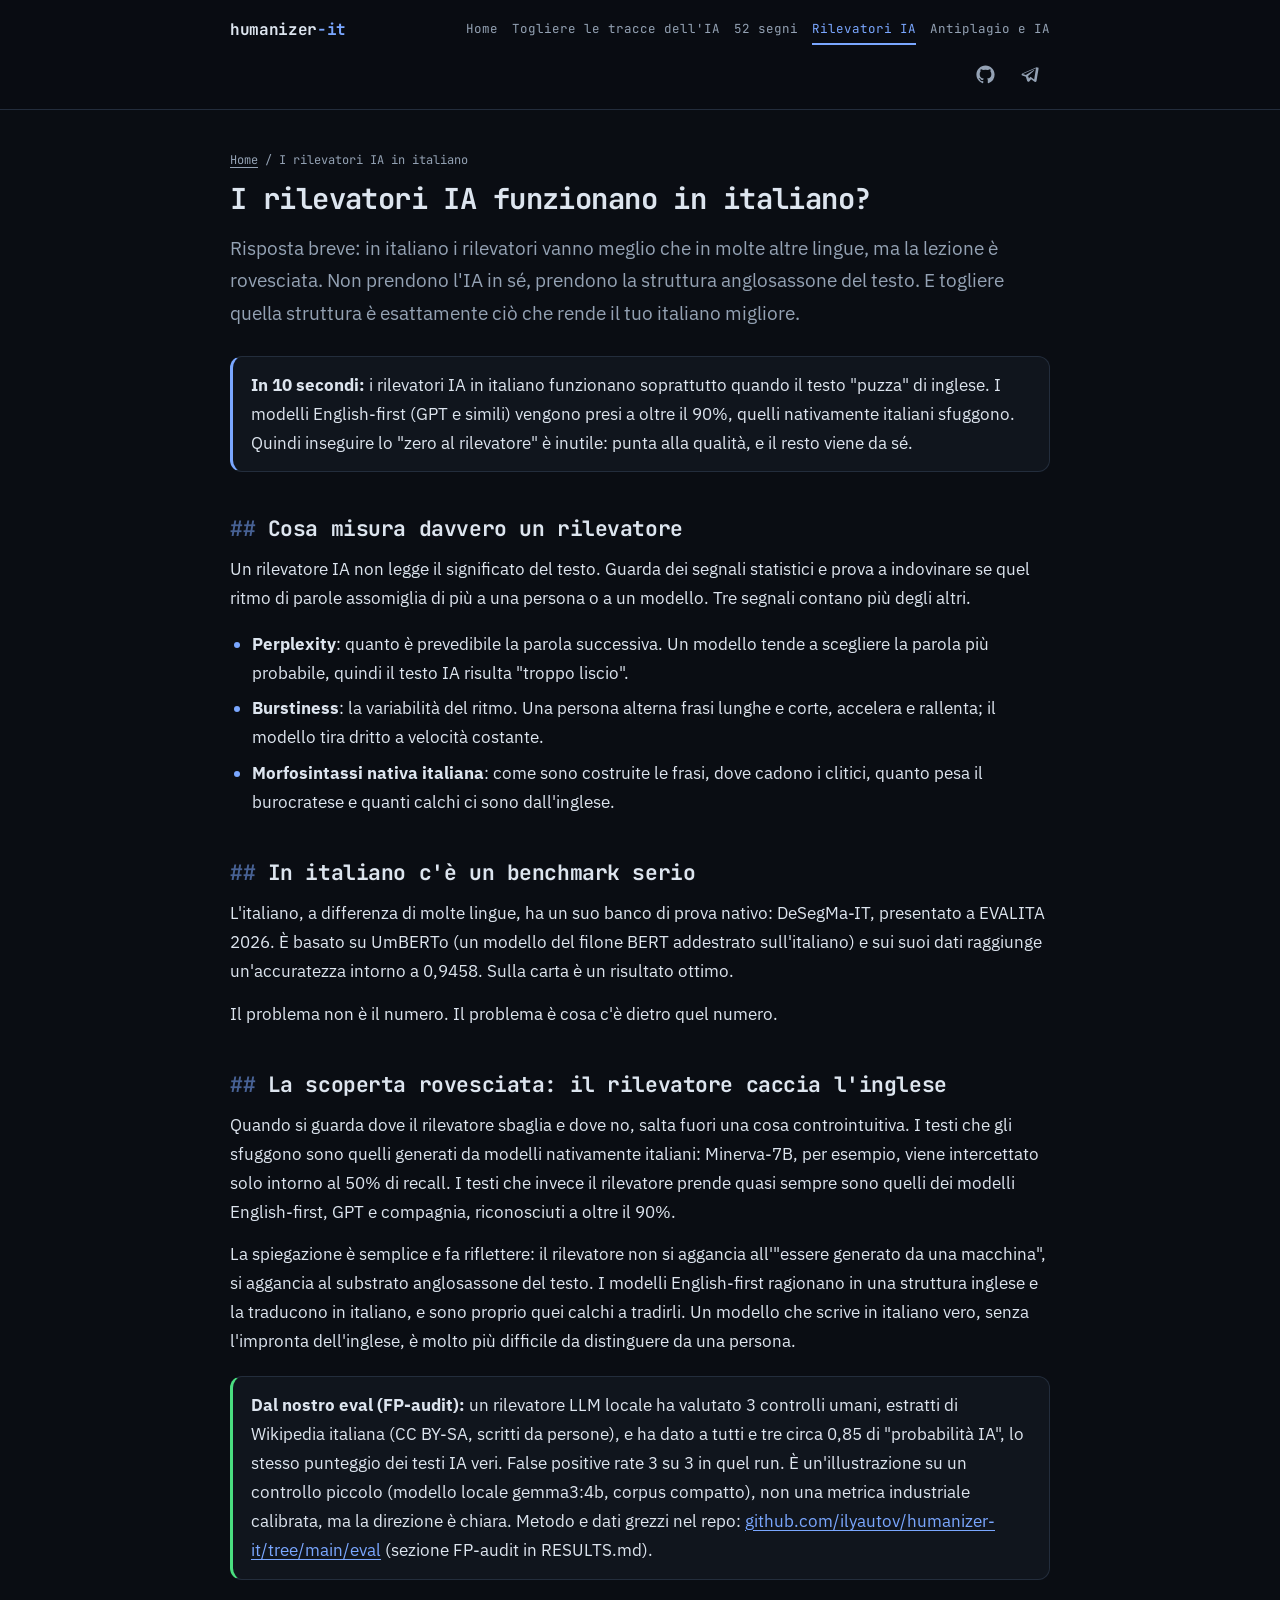
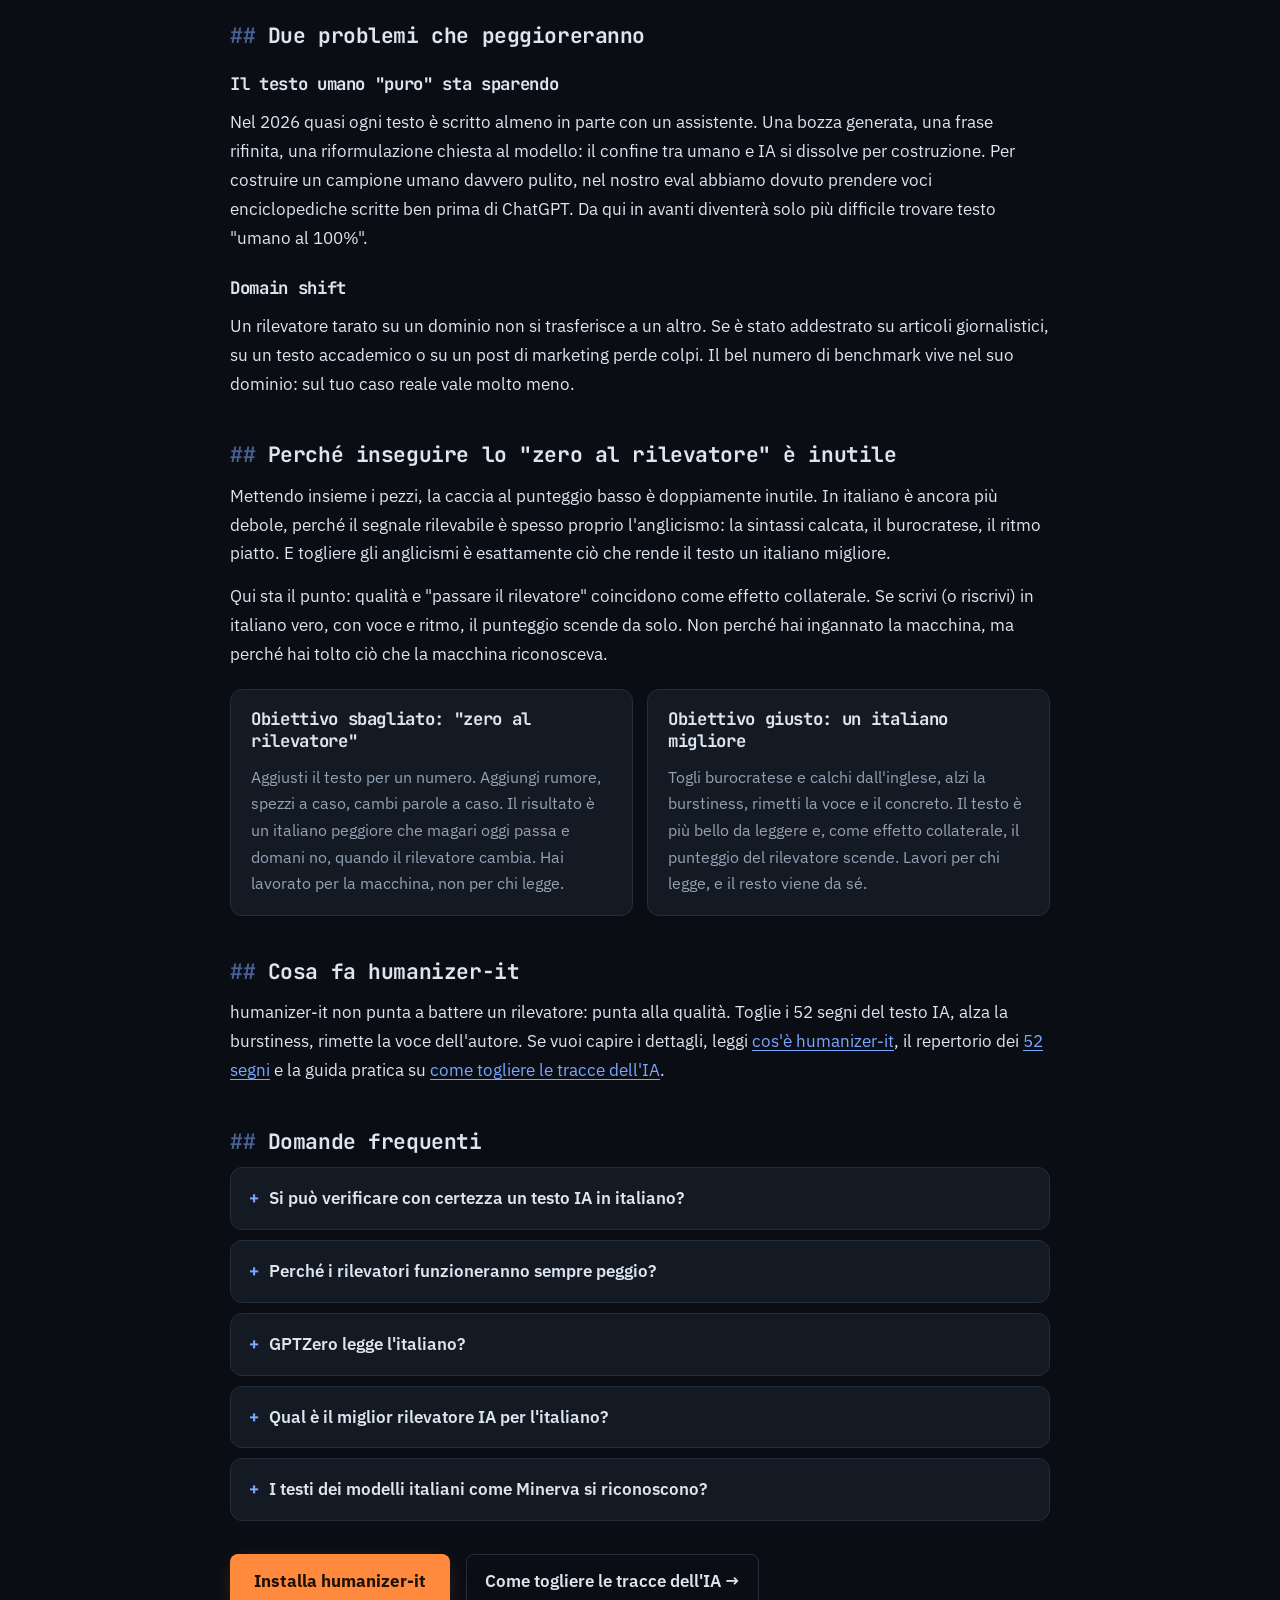
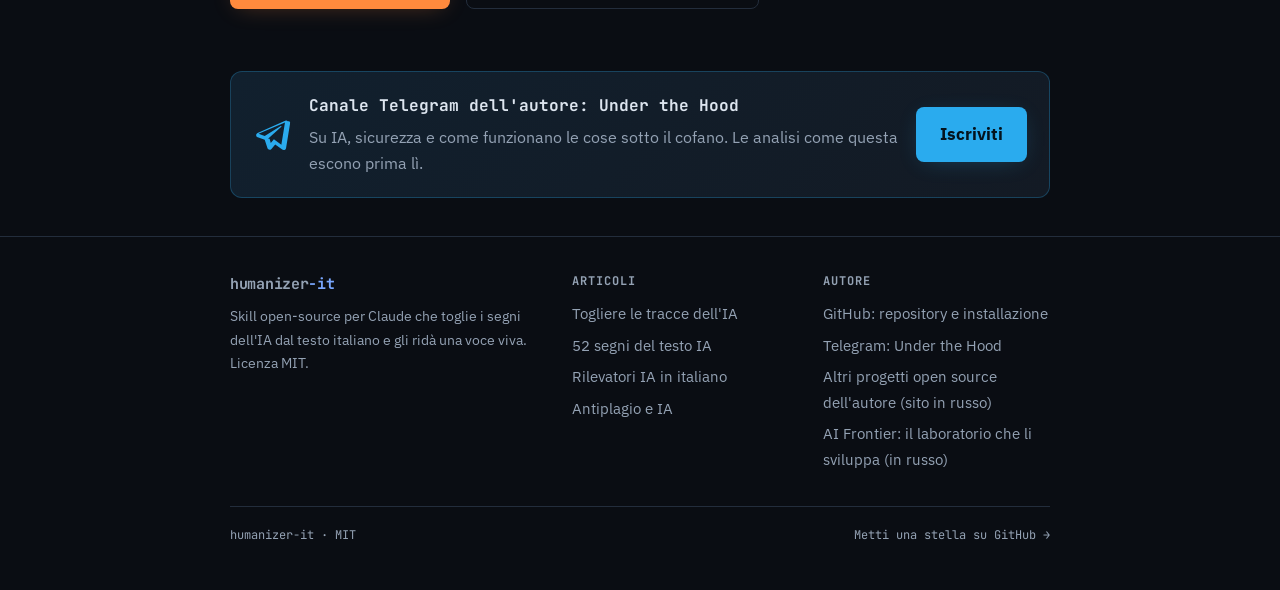
<file: docs/rilevatori-ia-italiano.html>
<!DOCTYPE html>
<html lang="it">
<head>
<meta charset="utf-8">
<meta name="viewport" content="width=device-width, initial-scale=1">
<title>I rilevatori IA funzionano in italiano?</title>
<meta name="description" content="I rilevatori IA in italiano vanno meglio che in altre lingue, ma per un motivo rovesciato: prendono la struttura inglese del testo. Analisi onesta con i nostri dati.">
<meta name="keywords" content="rilevatore IA italiano, come verificare testo IA, gptzero italiano, controllo testo intelligenza artificiale, rilevare testo AI">
<link rel="canonical" href="https://ilyautov.github.io/humanizer-it/rilevatori-ia-italiano.html">
<meta property="og:type" content="article">
<meta property="og:title" content="I rilevatori IA funzionano in italiano?">
<meta property="og:description" content="In italiano i rilevatori vanno meglio, ma la lezione è rovesciata: il segnale che catturano è spesso l'anglicismo. Analisi con i nostri dati dall'eval.">
<meta property="og:url" content="https://ilyautov.github.io/humanizer-it/rilevatori-ia-italiano.html">
<meta property="og:image" content="https://ilyautov.github.io/humanizer-it/social-preview.png">
<meta property="og:locale" content="it_IT">
<meta name="twitter:card" content="summary_large_image">
<meta name="twitter:title" content="I rilevatori IA funzionano in italiano?">
<meta name="twitter:image" content="https://ilyautov.github.io/humanizer-it/social-preview.png">
<meta name="twitter:description" content="In italiano i rilevatori prendono la struttura inglese del testo, non l'IA in sé. Cosa significa davvero.">
<link rel="preconnect" href="https://fonts.googleapis.com">
<link rel="preconnect" href="https://fonts.gstatic.com" crossorigin>
<link rel="stylesheet" href="style.css">
<link rel="icon" type="image/png" href="icon.png">
<script type="application/ld+json">
{
  "@context": "https://schema.org",
  "@type": "TechArticle",
  "headline": "I rilevatori IA funzionano in italiano?",
  "description": "In italiano i rilevatori IA vanno meglio che in molte altre lingue, ma per un motivo rovesciato: il segnale che catturano è spesso la struttura anglosassone del testo. Analisi con dati dell'eval.",
  "inLanguage": "it",
  "author": {
    "@type": "Organization",
    "name": "humanizer-it",
    "url": "https://github.com/ilyautov/humanizer-it"
  },
  "publisher": {
    "@type": "Organization",
    "name": "humanizer-it",
    "url": "https://ilyautov.github.io/humanizer-it/"
  },
  "mainEntityOfPage": {
    "@type": "WebPage",
    "@id": "https://ilyautov.github.io/humanizer-it/rilevatori-ia-italiano.html"
  },
  "url": "https://ilyautov.github.io/humanizer-it/rilevatori-ia-italiano.html"
}
</script>
<script type="application/ld+json">
{
  "@context": "https://schema.org",
  "@type": "BreadcrumbList",
  "itemListElement": [
    {
      "@type": "ListItem",
      "position": 1,
      "name": "Home",
      "item": "https://ilyautov.github.io/humanizer-it/"
    },
    {
      "@type": "ListItem",
      "position": 2,
      "name": "I rilevatori IA in italiano",
      "item": "https://ilyautov.github.io/humanizer-it/rilevatori-ia-italiano.html"
    }
  ]
}
</script>
<script type="application/ld+json">
{
  "@context": "https://schema.org",
  "@type": "FAQPage",
  "mainEntity": [
    {
      "@type": "Question",
      "name": "Si può verificare con certezza un testo IA in italiano?",
      "acceptedAnswer": {
        "@type": "Answer",
        "text": "No, con certezza no. I rilevatori danno una probabilità, non un verdetto. In italiano vanno anche meglio della media, ma restano due problemi: i falsi positivi sul testo umano formale (un estratto enciclopedico può prendere un punteggio alto come un testo IA) e il fatto che il confine umano/IA si sta dissolvendo, perché nel 2026 quasi ogni testo è scritto almeno in parte con un assistente. Un punteggio alto è un indizio, non una prova."
      }
    },
    {
      "@type": "Question",
      "name": "Perché i rilevatori funzioneranno sempre peggio?",
      "acceptedAnswer": {
        "@type": "Answer",
        "text": "Perché il testo umano puro sta sparendo. Se quasi tutti scrivono con un assistente, il confine tra umano e IA si dissolve per costruzione: il rilevatore deve distinguere due cose che ormai si assomigliano. Già oggi, per avere un campione umano davvero pulito, abbiamo dovuto prendere voci enciclopediche scritte ben prima di ChatGPT. In più c'è il domain shift: un rilevatore tarato su un dominio non si trasferisce a un altro."
      }
    },
    {
      "@type": "Question",
      "name": "GPTZero legge l'italiano?",
      "acceptedAnswer": {
        "@type": "Answer",
        "text": "Sì, GPTZero accetta testo in italiano e restituisce un punteggio. Lavora su segnali statistici come perplexity e burstiness, che funzionano anche fuori dall'inglese, ma è tarato soprattutto su modelli e dati anglofoni. Sull'italiano tende a riconoscere bene i testi dei modelli English-first (GPT e simili) e a essere meno affidabile sui modelli nativamente italiani. Resta uno strumento probabilistico, non un giudice."
      }
    },
    {
      "@type": "Question",
      "name": "Qual è il miglior rilevatore IA per l'italiano?",
      "acceptedAnswer": {
        "@type": "Answer",
        "text": "Per l'italiano esiste un benchmark nativo, DeSegMa-IT presentato a EVALITA 2026: basato su UmBERTo, raggiunge un'accuratezza intorno a 0,9458 sui suoi dati. È il riferimento più serio sulla lingua. Ma attenzione: nessun rilevatore è affidabile fuori dal proprio dominio, e anche i migliori inciampano sui modelli italiani e sul testo umano formale. Il numero da benchmark non si trasferisce sul tuo caso reale."
      }
    },
    {
      "@type": "Question",
      "name": "I testi dei modelli italiani come Minerva si riconoscono?",
      "acceptedAnswer": {
        "@type": "Answer",
        "text": "Molto meno. È la scoperta più interessante: i testi dei modelli nativamente italiani, come Minerva-7B, sfuggono al rilevatore (intercettati solo intorno al 50% di recall), mentre i modelli English-first vengono presi a oltre il 90%. Il motivo è che il rilevatore si aggancia al substrato anglosassone del testo. Un modello che scrive in italiano vero, senza calchi dall'inglese, è più difficile da distinguere da una persona."
      }
    }
  ]
}
</script>
</head>
<body>

<header class="site-header">
  <div class="wrap">
    <a class="brand" href="index.html">humanizer<span>-it</span></a>
    <nav class="site-nav" aria-label="Menu principale">
      <a href="index.html">Home</a>
      <a href="togliere-tracce-ia.html">Togliere le tracce dell'IA</a>
      <a href="segni-testo-ia.html">52 segni</a>
      <a href="rilevatori-ia-italiano.html" aria-current="page">Rilevatori IA</a>
      <a href="antiplagio-vs-ia.html">Antiplagio e IA</a>
    </nav>
    <div class="head-icons">
      <a href="https://github.com/ilyautov/humanizer-it" aria-label="Repository GitHub di humanizer-it">
        <svg viewBox="0 0 24 24" fill="currentColor" aria-hidden="true"><path d="M12 .5C5.65.5.5 5.65.5 12c0 5.08 3.29 9.39 7.86 10.91.58.11.79-.25.79-.55 0-.27-.01-1.17-.02-2.12-3.2.7-3.87-1.36-3.87-1.36-.52-1.33-1.28-1.68-1.28-1.68-1.04-.71.08-.7.08-.7 1.15.08 1.76 1.19 1.76 1.19 1.03 1.76 2.69 1.25 3.35.96.1-.75.4-1.25.73-1.54-2.55-.29-5.23-1.28-5.23-5.68 0-1.26.45-2.28 1.19-3.09-.12-.29-.52-1.46.11-3.05 0 0 .97-.31 3.17 1.18a11 11 0 0 1 5.78 0c2.2-1.49 3.16-1.18 3.16-1.18.63 1.59.24 2.76.12 3.05.74.81 1.18 1.83 1.18 3.09 0 4.41-2.69 5.38-5.25 5.67.41.35.78 1.05.78 2.12 0 1.53-.01 2.76-.01 3.14 0 .3.2.66.8.55A11.5 11.5 0 0 0 23.5 12C23.5 5.65 18.35.5 12 .5Z"/></svg>
      </a>
      <a href="https://t.me/gorilla_under_hood" aria-label="Canale Telegram dell'autore, Under the Hood">
        <svg viewBox="0 0 24 24" fill="currentColor" aria-hidden="true"><path d="M21.94 3.27a1.5 1.5 0 0 0-1.62-.22L2.9 10.66c-1.22.54-1.16 2.3.1 2.74l4.4 1.54 1.7 5.32c.36 1.12 1.78 1.4 2.54.51l2.4-2.8 4.43 3.25c.9.66 2.18.17 2.4-.92l2.52-15.4a1.5 1.5 0 0 0-.45-1.63ZM9.5 14.4l8.4-7.6c.27-.24-.06-.65-.37-.46L7.4 12.6l-3.9-1.36 16.7-7.13-2.3 14.1-4.7-3.46-1.96 2.28-.74-2.63Z"/></svg>
      </a>
    </div>
  </div>
</header>

<main>
<div class="wrap">

  <nav class="crumbs" aria-label="Breadcrumb"><a href="index.html">Home</a> / I rilevatori IA in italiano</nav>

  <h1>I rilevatori IA funzionano in italiano?</h1>
  <p class="lede">Risposta breve: in italiano i rilevatori vanno meglio che in molte altre lingue, ma la lezione è rovesciata. Non prendono l'IA in sé, prendono la struttura anglosassone del testo. E togliere quella struttura è esattamente ciò che rende il tuo italiano migliore.</p>

  <div class="callout"><strong>In 10 secondi:</strong> i rilevatori IA in italiano funzionano soprattutto quando il testo "puzza" di inglese. I modelli English-first (GPT e simili) vengono presi a oltre il 90%, quelli nativamente italiani sfuggono. Quindi inseguire lo "zero al rilevatore" è inutile: punta alla qualità, e il resto viene da sé.</div>

  <h2>Cosa misura davvero un rilevatore</h2>
  <p>Un rilevatore IA non legge il significato del testo. Guarda dei segnali statistici e prova a indovinare se quel ritmo di parole assomiglia di più a una persona o a un modello. Tre segnali contano più degli altri.</p>
  <ul>
    <li><strong>Perplexity</strong>: quanto è prevedibile la parola successiva. Un modello tende a scegliere la parola più probabile, quindi il testo IA risulta "troppo liscio".</li>
    <li><strong>Burstiness</strong>: la variabilità del ritmo. Una persona alterna frasi lunghe e corte, accelera e rallenta; il modello tira dritto a velocità costante.</li>
    <li><strong>Morfosintassi nativa italiana</strong>: come sono costruite le frasi, dove cadono i clitici, quanto pesa il burocratese e quanti calchi ci sono dall'inglese.</li>
  </ul>

  <h2>In italiano c'è un benchmark serio</h2>
  <p>L'italiano, a differenza di molte lingue, ha un suo banco di prova nativo: DeSegMa-IT, presentato a EVALITA 2026. È basato su UmBERTo (un modello del filone BERT addestrato sull'italiano) e sui suoi dati raggiunge un'accuratezza intorno a 0,9458. Sulla carta è un risultato ottimo.</p>
  <p>Il problema non è il numero. Il problema è cosa c'è dietro quel numero.</p>

  <h2>La scoperta rovesciata: il rilevatore caccia l'inglese</h2>
  <p>Quando si guarda dove il rilevatore sbaglia e dove no, salta fuori una cosa controintuitiva. I testi che gli sfuggono sono quelli generati da modelli nativamente italiani: Minerva-7B, per esempio, viene intercettato solo intorno al 50% di recall. I testi che invece il rilevatore prende quasi sempre sono quelli dei modelli English-first, GPT e compagnia, riconosciuti a oltre il 90%.</p>
  <p>La spiegazione è semplice e fa riflettere: il rilevatore non si aggancia all'"essere generato da una macchina", si aggancia al substrato anglosassone del testo. I modelli English-first ragionano in una struttura inglese e la traducono in italiano, e sono proprio quei calchi a tradirli. Un modello che scrive in italiano vero, senza l'impronta dell'inglese, è molto più difficile da distinguere da una persona.</p>

  <div class="callout data"><strong>Dal nostro eval (FP-audit):</strong> un rilevatore LLM locale ha valutato 3 controlli umani, estratti di Wikipedia italiana (CC BY-SA, scritti da persone), e ha dato a tutti e tre circa 0,85 di "probabilità IA", lo stesso punteggio dei testi IA veri. False positive rate 3 su 3 in quel run. È un'illustrazione su un controllo piccolo (modello locale gemma3:4b, corpus compatto), non una metrica industriale calibrata, ma la direzione è chiara. Metodo e dati grezzi nel repo: <a href="https://github.com/ilyautov/humanizer-it/tree/main/eval">github.com/ilyautov/humanizer-it/tree/main/eval</a> (sezione FP-audit in RESULTS.md).</div>

  <h2>Due problemi che peggioreranno</h2>
  <h3>Il testo umano "puro" sta sparendo</h3>
  <p>Nel 2026 quasi ogni testo è scritto almeno in parte con un assistente. Una bozza generata, una frase rifinita, una riformulazione chiesta al modello: il confine tra umano e IA si dissolve per costruzione. Per costruire un campione umano davvero pulito, nel nostro eval abbiamo dovuto prendere voci enciclopediche scritte ben prima di ChatGPT. Da qui in avanti diventerà solo più difficile trovare testo "umano al 100%".</p>
  <h3>Domain shift</h3>
  <p>Un rilevatore tarato su un dominio non si trasferisce a un altro. Se è stato addestrato su articoli giornalistici, su un testo accademico o su un post di marketing perde colpi. Il bel numero di benchmark vive nel suo dominio: sul tuo caso reale vale molto meno.</p>

  <h2>Perché inseguire lo "zero al rilevatore" è inutile</h2>
  <p>Mettendo insieme i pezzi, la caccia al punteggio basso è doppiamente inutile. In italiano è ancora più debole, perché il segnale rilevabile è spesso proprio l'anglicismo: la sintassi calcata, il burocratese, il ritmo piatto. E togliere gli anglicismi è esattamente ciò che rende il testo un italiano migliore.</p>
  <p>Qui sta il punto: qualità e "passare il rilevatore" coincidono come effetto collaterale. Se scrivi (o riscrivi) in italiano vero, con voce e ritmo, il punteggio scende da solo. Non perché hai ingannato la macchina, ma perché hai tolto ciò che la macchina riconosceva.</p>

  <div class="cards">
    <div class="card">
      <h3>Obiettivo sbagliato: "zero al rilevatore"</h3>
      <p>Aggiusti il testo per un numero. Aggiungi rumore, spezzi a caso, cambi parole a caso. Il risultato è un italiano peggiore che magari oggi passa e domani no, quando il rilevatore cambia. Hai lavorato per la macchina, non per chi legge.</p>
    </div>
    <div class="card">
      <h3>Obiettivo giusto: un italiano migliore</h3>
      <p>Togli burocratese e calchi dall'inglese, alzi la burstiness, rimetti la voce e il concreto. Il testo è più bello da leggere e, come effetto collaterale, il punteggio del rilevatore scende. Lavori per chi legge, e il resto viene da sé.</p>
    </div>
  </div>

  <h2>Cosa fa humanizer-it</h2>
  <p>humanizer-it non punta a battere un rilevatore: punta alla qualità. Toglie i 52 segni del testo IA, alza la burstiness, rimette la voce dell'autore. Se vuoi capire i dettagli, leggi <a href="index.html">cos'è humanizer-it</a>, il repertorio dei <a href="segni-testo-ia.html">52 segni</a> e la guida pratica su <a href="togliere-tracce-ia.html">come togliere le tracce dell'IA</a>.</p>

  <h2>Domande frequenti</h2>
  <div class="faq">
    <details>
      <summary>Si può verificare con certezza un testo IA in italiano?</summary>
      <p>No, con certezza no. I rilevatori danno una probabilità, non un verdetto. In italiano vanno anche meglio della media, ma restano due problemi: i falsi positivi sul testo umano formale (un estratto enciclopedico può prendere un punteggio alto come un testo IA) e il fatto che il confine umano/IA si sta dissolvendo, perché nel 2026 quasi ogni testo è scritto almeno in parte con un assistente. Un punteggio alto è un indizio, non una prova.</p>
    </details>
    <details>
      <summary>Perché i rilevatori funzioneranno sempre peggio?</summary>
      <p>Perché il testo umano puro sta sparendo. Se quasi tutti scrivono con un assistente, il confine tra umano e IA si dissolve per costruzione: il rilevatore deve distinguere due cose che ormai si assomigliano. Già oggi, per avere un campione umano davvero pulito, abbiamo dovuto prendere voci enciclopediche scritte ben prima di ChatGPT. In più c'è il domain shift: un rilevatore tarato su un dominio non si trasferisce a un altro.</p>
    </details>
    <details>
      <summary>GPTZero legge l'italiano?</summary>
      <p>Sì, GPTZero accetta testo in italiano e restituisce un punteggio. Lavora su segnali statistici come perplexity e burstiness, che funzionano anche fuori dall'inglese, ma è tarato soprattutto su modelli e dati anglofoni. Sull'italiano tende a riconoscere bene i testi dei modelli English-first (GPT e simili) e a essere meno affidabile sui modelli nativamente italiani. Resta uno strumento probabilistico, non un giudice.</p>
    </details>
    <details>
      <summary>Qual è il miglior rilevatore IA per l'italiano?</summary>
      <p>Per l'italiano esiste un benchmark nativo, DeSegMa-IT presentato a EVALITA 2026: basato su UmBERTo, raggiunge un'accuratezza intorno a 0,9458 sui suoi dati. È il riferimento più serio sulla lingua. Ma attenzione: nessun rilevatore è affidabile fuori dal proprio dominio, e anche i migliori inciampano sui modelli italiani e sul testo umano formale. Il numero da benchmark non si trasferisce sul tuo caso reale.</p>
    </details>
    <details>
      <summary>I testi dei modelli italiani come Minerva si riconoscono?</summary>
      <p>Molto meno. È la scoperta più interessante: i testi dei modelli nativamente italiani, come Minerva-7B, sfuggono al rilevatore (intercettati solo intorno al 50% di recall), mentre i modelli English-first vengono presi a oltre il 90%. Il motivo è che il rilevatore si aggancia al substrato anglosassone del testo. Un modello che scrive in italiano vero, senza calchi dall'inglese, è più difficile da distinguere da una persona.</p>
    </details>
  </div>

  <div class="cta-row">
    <a class="cta" href="https://github.com/ilyautov/humanizer-it">Installa humanizer-it</a>
    <a class="cta-secondary" href="togliere-tracce-ia.html">Come togliere le tracce dell'IA →</a>
  </div>

  <section class="tg-banner">
    <div class="tg-card">
      <svg viewBox="0 0 24 24" fill="currentColor" aria-hidden="true"><path d="M21.94 3.27a1.5 1.5 0 0 0-1.62-.22L2.9 10.66c-1.22.54-1.16 2.3.1 2.74l4.4 1.54 1.7 5.32c.36 1.12 1.78 1.4 2.54.51l2.4-2.8 4.43 3.25c.9.66 2.18.17 2.4-.92l2.52-15.4a1.5 1.5 0 0 0-.45-1.63ZM9.5 14.4l8.4-7.6c.27-.24-.06-.65-.37-.46L7.4 12.6l-3.9-1.36 16.7-7.13-2.3 14.1-4.7-3.46-1.96 2.28-.74-2.63Z"/></svg>
      <div class="tg-text">
        <strong>Canale Telegram dell'autore: Under the Hood</strong>
        <p>Su IA, sicurezza e come funzionano le cose sotto il cofano. Le analisi come questa escono prima lì.</p>
      </div>
      <a class="cta cta-tg" href="https://t.me/gorilla_under_hood">Iscriviti</a>
    </div>
  </section>

</div>
</main>

<footer class="site-footer">
  <div class="wrap">
    <div class="foot-grid">
      <div>
        <a class="brand" href="index.html">humanizer<span>-it</span></a>
        <p>Skill open-source per Claude che toglie i segni dell'IA dal testo italiano e gli ridà una voce viva. Licenza MIT.</p>
      </div>
      <div>
        <h4>Articoli</h4>
        <ul>
          <li><a href="togliere-tracce-ia.html">Togliere le tracce dell'IA</a></li>
          <li><a href="segni-testo-ia.html">52 segni del testo IA</a></li>
          <li><a href="rilevatori-ia-italiano.html">Rilevatori IA in italiano</a></li>
          <li><a href="antiplagio-vs-ia.html">Antiplagio e IA</a></li>
        </ul>
      </div>
      <div>
        <h4>Autore</h4>
        <ul>
          <li><a href="https://github.com/ilyautov/humanizer-it">GitHub: repository e installazione</a></li>
          <li><a href="https://t.me/gorilla_under_hood">Telegram: Under the Hood</a></li>
          <li><a href="https://ilyautov.github.io/">Altri progetti open source dell'autore (sito in russo)</a></li>
          <li><a href="https://aifrontier.tech/">AI Frontier: il laboratorio che li sviluppa (in russo)</a></li>
        </ul>
      </div>
    </div>
    <div class="foot-bottom">
      <span>humanizer-it · MIT</span>
      <a class="foot-cta" href="https://github.com/ilyautov/humanizer-it">Metti una stella su GitHub →</a>
    </div>
  </div>
</footer>

</body>
</html>
</file>
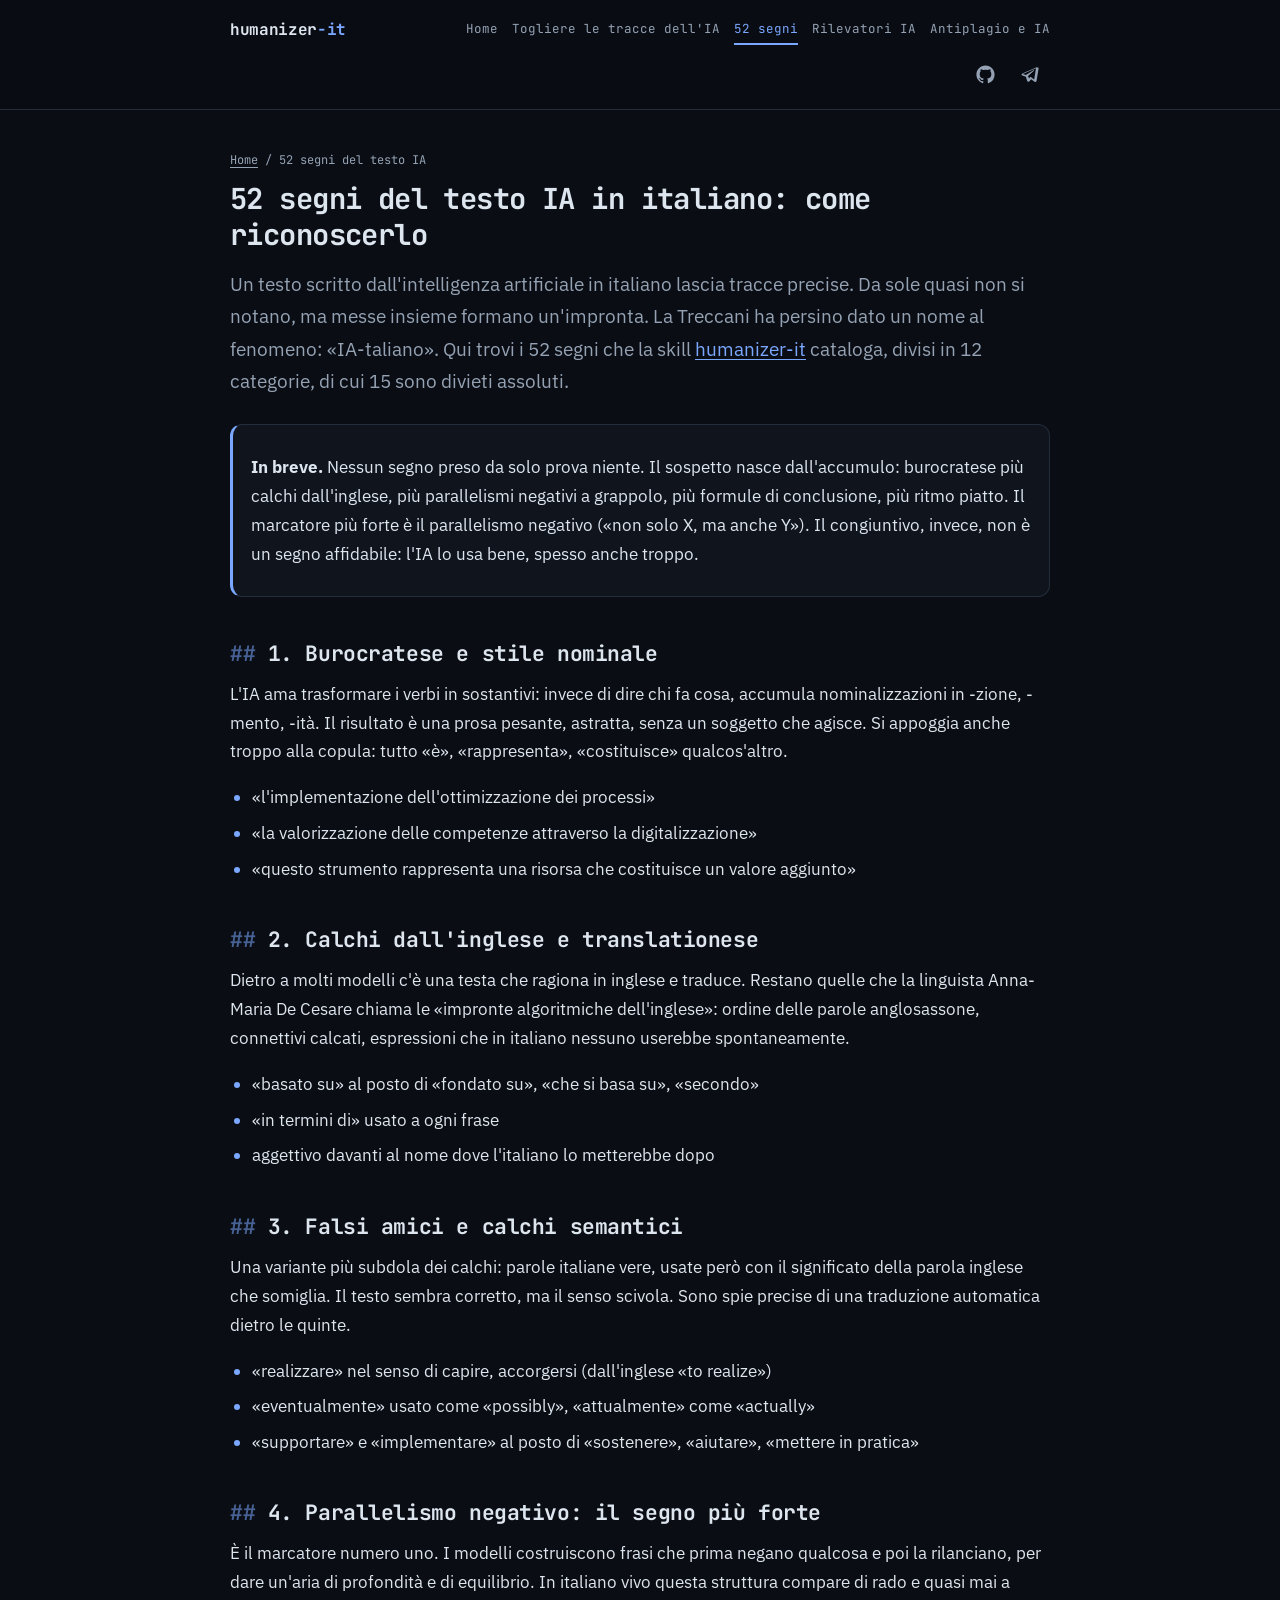
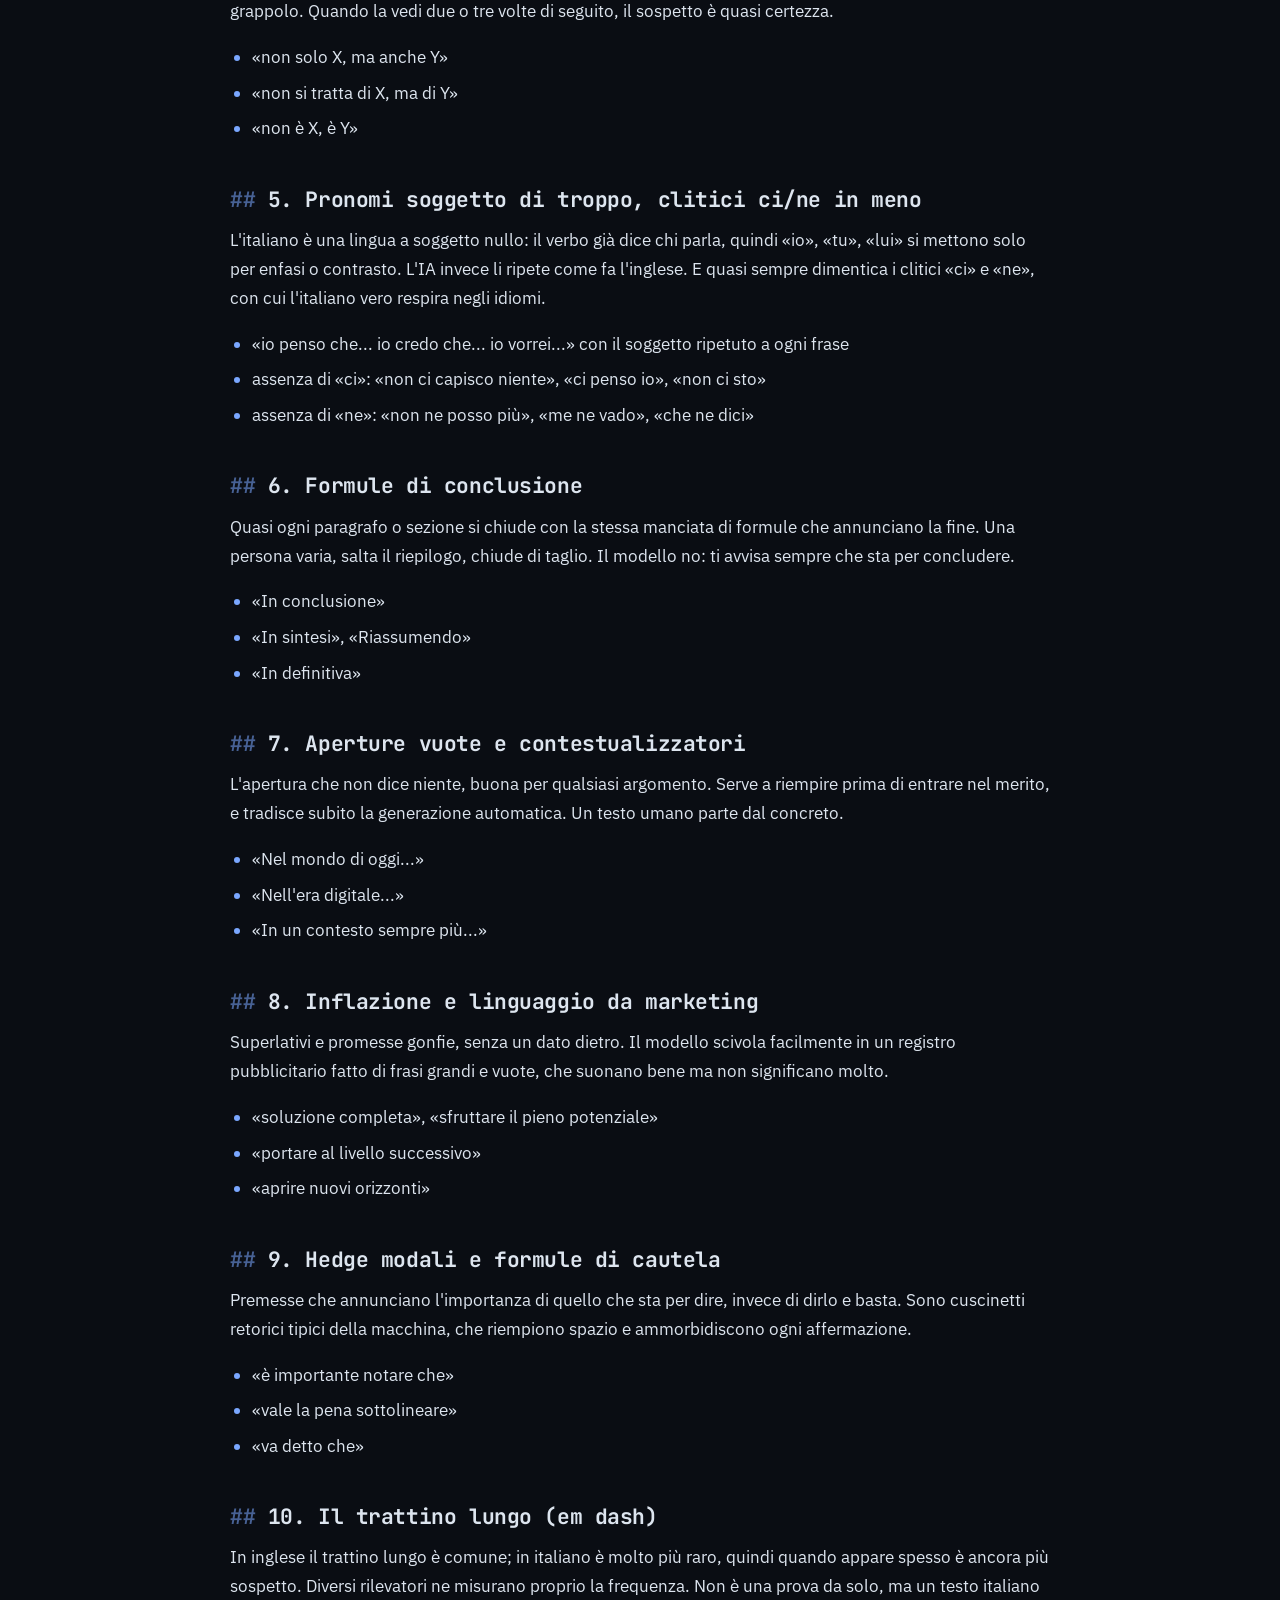
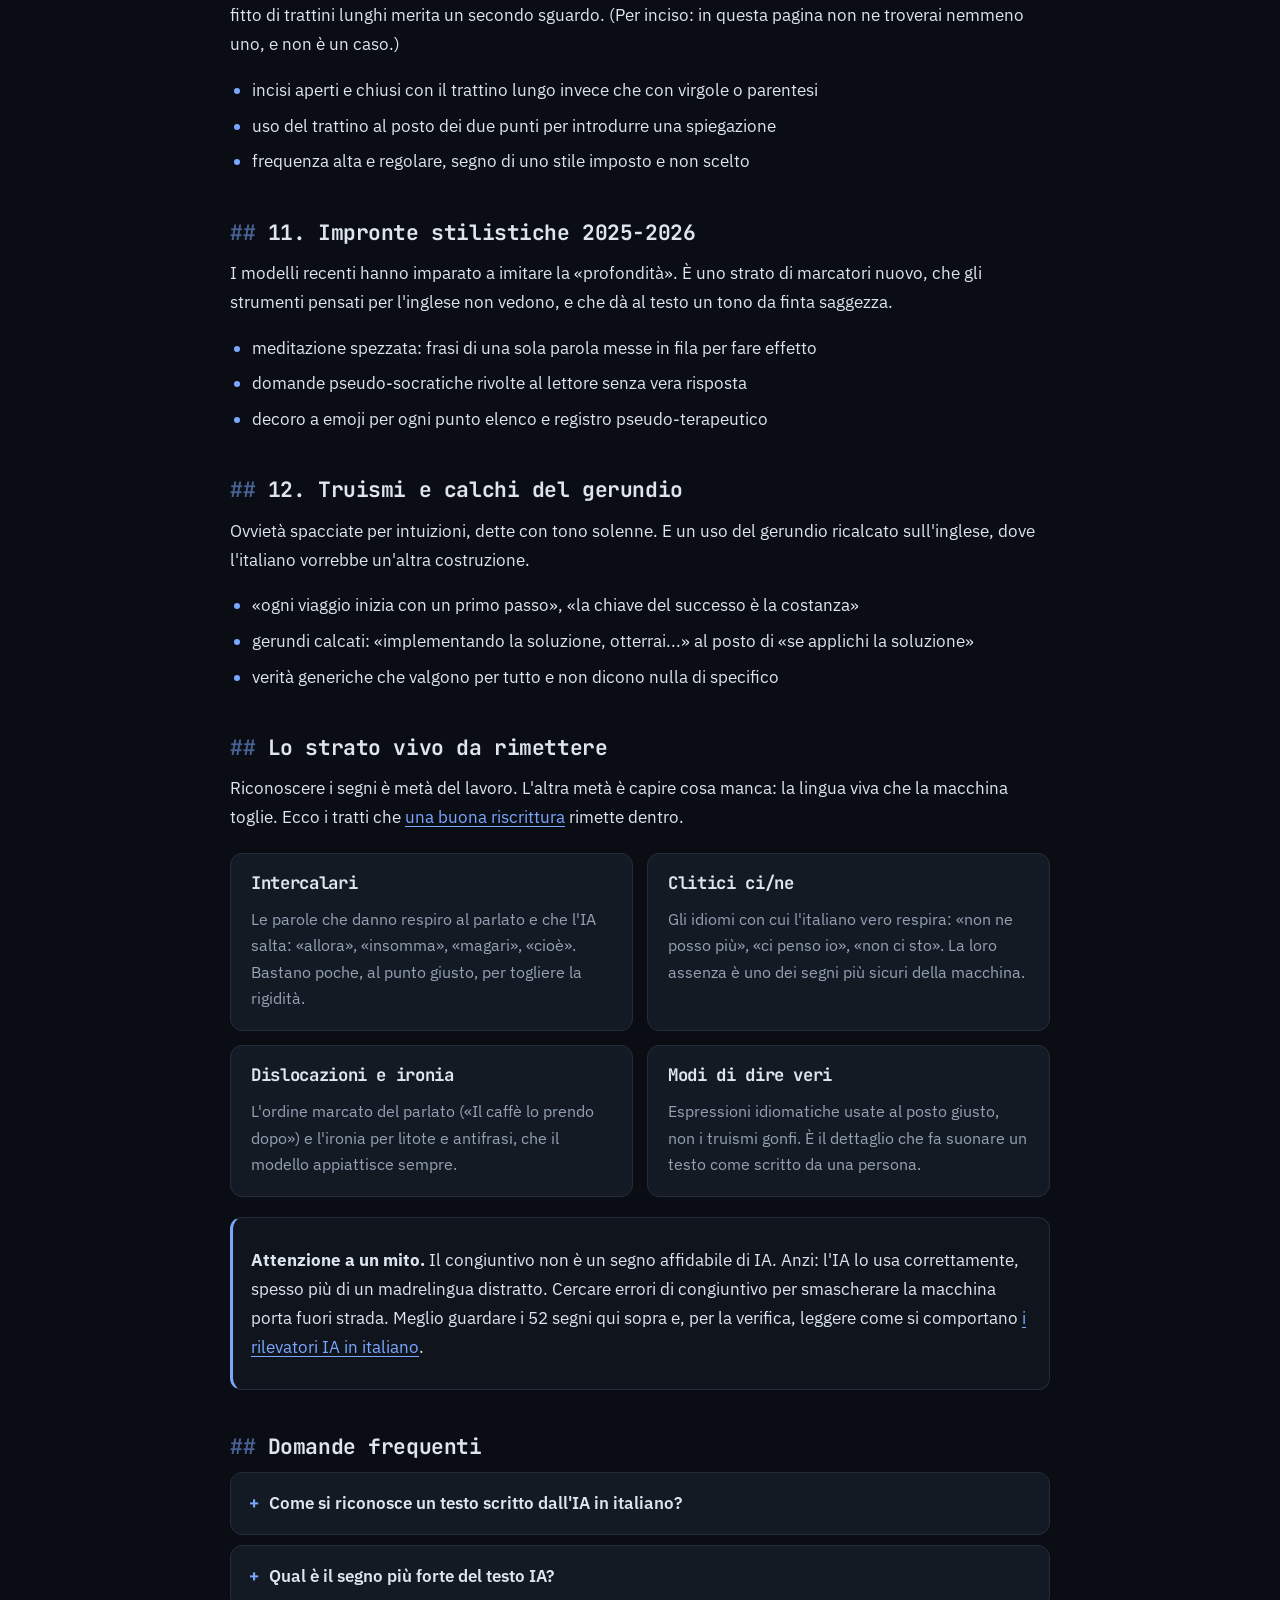
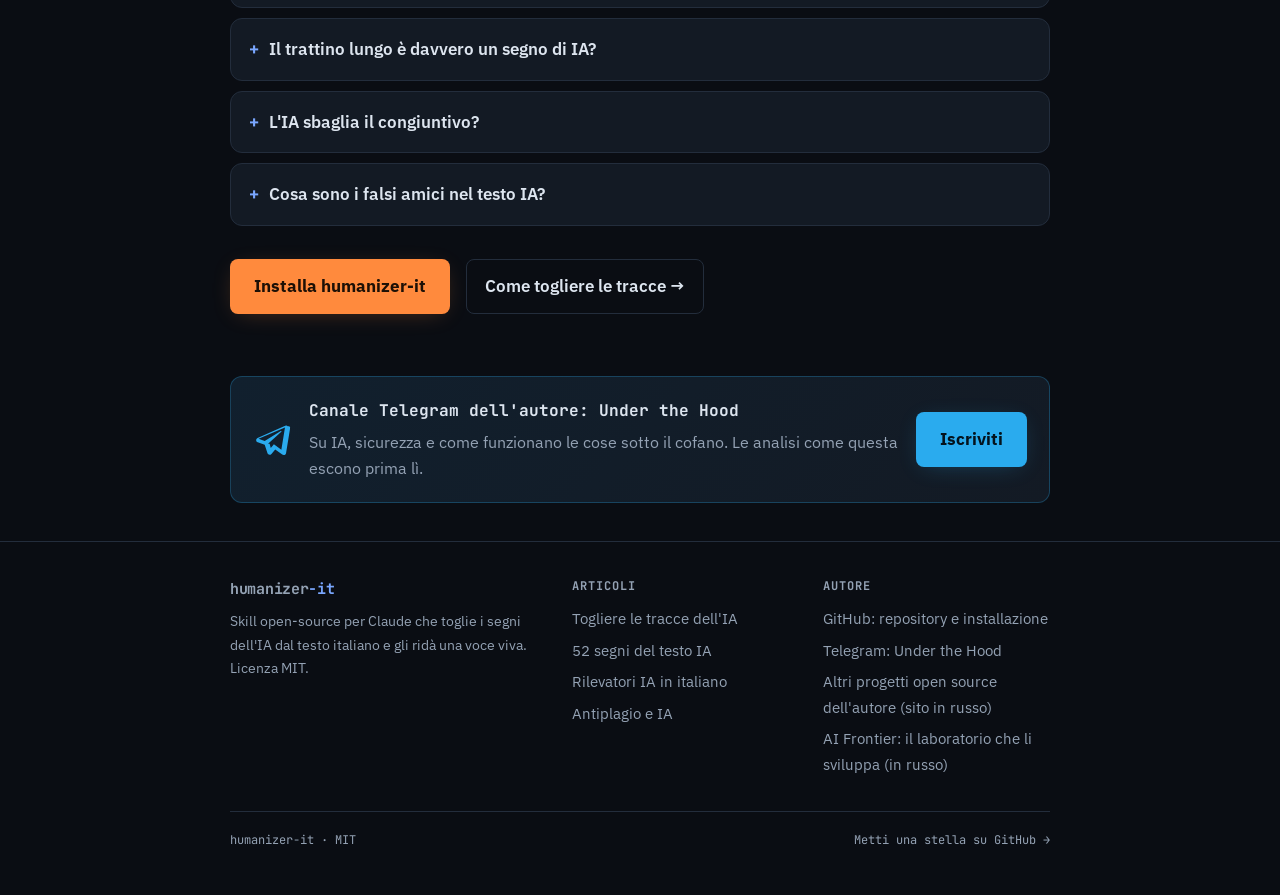
<file: docs/segni-testo-ia.html>
<!DOCTYPE html>
<html lang="it">
<head>
<meta charset="utf-8">
<meta name="viewport" content="width=device-width, initial-scale=1">
<title>52 segni del testo IA in italiano: come riconoscerlo</title>
<meta name="description" content="Come riconoscere un testo scritto dall'IA in italiano: 52 segni in 12 categorie, dal burocratese ai calchi dall'inglese fino al parallelismo negativo e al trattino lungo.">
<meta name="keywords" content="segni testo IA, come riconoscere testo intelligenza artificiale, IA-taliano, testo scritto da ChatGPT come riconoscerlo, marcatori testo AI italiano">
<link rel="canonical" href="https://ilyautov.github.io/humanizer-it/segni-testo-ia.html">
<meta property="og:type" content="article">
<meta property="og:title" content="52 segni del testo IA in italiano: come riconoscerlo">
<meta property="og:description" content="52 segni in 12 categorie per riconoscere il testo IA in italiano: burocratese, calchi dall'inglese, parallelismo negativo, trattino lungo e altro.">
<meta property="og:url" content="https://ilyautov.github.io/humanizer-it/segni-testo-ia.html">
<meta property="og:image" content="https://ilyautov.github.io/humanizer-it/social-preview.png">
<meta property="og:locale" content="it_IT">
<meta name="twitter:card" content="summary_large_image">
<meta name="twitter:title" content="52 segni del testo IA in italiano: come riconoscerlo">
<meta name="twitter:image" content="https://ilyautov.github.io/humanizer-it/social-preview.png">
<meta name="twitter:description" content="52 segni in 12 categorie per riconoscere il testo scritto dall'intelligenza artificiale in italiano.">
<link rel="preconnect" href="https://fonts.googleapis.com">
<link rel="preconnect" href="https://fonts.gstatic.com" crossorigin>
<link rel="stylesheet" href="style.css">
<link rel="icon" type="image/png" href="icon.png">
<script type="application/ld+json">
{
  "@context": "https://schema.org",
  "@type": "TechArticle",
  "headline": "52 segni del testo IA in italiano: come riconoscerlo",
  "description": "Come riconoscere un testo scritto dall'IA in italiano: 52 segni in 12 categorie, di cui 15 divieti assoluti.",
  "inLanguage": "it",
  "url": "https://ilyautov.github.io/humanizer-it/segni-testo-ia.html",
  "mainEntityOfPage": "https://ilyautov.github.io/humanizer-it/segni-testo-ia.html",
  "author": {
    "@type": "Organization",
    "name": "humanizer-it"
  },
  "publisher": {
    "@type": "Organization",
    "name": "humanizer-it",
    "url": "https://ilyautov.github.io/humanizer-it/"
  }
}
</script>
<script type="application/ld+json">
{
  "@context": "https://schema.org",
  "@type": "BreadcrumbList",
  "itemListElement": [
    {
      "@type": "ListItem",
      "position": 1,
      "name": "Home",
      "item": "https://ilyautov.github.io/humanizer-it/"
    },
    {
      "@type": "ListItem",
      "position": 2,
      "name": "52 segni del testo IA",
      "item": "https://ilyautov.github.io/humanizer-it/segni-testo-ia.html"
    }
  ]
}
</script>
<script type="application/ld+json">
{
  "@context": "https://schema.org",
  "@type": "FAQPage",
  "mainEntity": [
    {
      "@type": "Question",
      "name": "Come si riconosce un testo scritto dall'IA in italiano?",
      "acceptedAnswer": {
        "@type": "Answer",
        "text": "Cerca i segni tipici della generazione automatica: il burocratese e lo stile nominale (-zione, -mento, -ità), i calchi dall'inglese («basato su», «in termini di»), il parallelismo negativo («non solo X, ma anche Y»), le formule di conclusione, le aperture vuote («nel mondo di oggi»), il trattino lungo. Da soli valgono poco, ma insieme tradiscono la macchina. Il fenomeno è stato catalogato come «IA-taliano»."
      }
    },
    {
      "@type": "Question",
      "name": "Qual è il segno più forte del testo IA?",
      "acceptedAnswer": {
        "@type": "Answer",
        "text": "Il parallelismo negativo: «non solo X, ma anche Y», «non si tratta di X, ma di Y», «non è X, è Y». È la struttura più caratteristica della prosa generata, perché i modelli la usano in continuazione per dare un'aria di profondità. In italiano vivo si trova di rado e quasi mai a grappolo."
      }
    },
    {
      "@type": "Question",
      "name": "Il trattino lungo è davvero un segno di IA?",
      "acceptedAnswer": {
        "@type": "Answer",
        "text": "In parte. Il trattino lungo (l'em dash) in italiano è più raro che in inglese, quindi quando compare spesso è ancora più sospetto. Diversi rilevatori ne contano proprio la frequenza. Non è una prova da solo, ma in un testo italiano un uso fitto del trattino lungo è un campanello d'allarme."
      }
    },
    {
      "@type": "Question",
      "name": "L'IA sbaglia il congiuntivo?",
      "acceptedAnswer": {
        "@type": "Answer",
        "text": "No, anzi. L'IA usa il congiuntivo correttamente, spesso anche troppo. Per questo il congiuntivo non è un marcatore affidabile: trovarlo (o non trovarlo) non dice nulla sull'origine del testo. Affidarsi al congiuntivo per smascherare l'IA è uno degli errori più comuni."
      }
    },
    {
      "@type": "Question",
      "name": "Cosa sono i falsi amici nel testo IA?",
      "acceptedAnswer": {
        "@type": "Answer",
        "text": "Sono parole italiane usate con il significato della parola inglese che somigliano: «realizzare» nel senso di capire (to realize), «eventualmente» nel senso di «possibly», «attualmente» nel senso di «actually», più calchi come «supportare» e «implementare». Sono il segno che dietro c'è un modello che ragiona in inglese e traduce."
      }
    }
  ]
}
</script>
</head>
<body>

<header class="site-header">
  <div class="wrap">
    <a class="brand" href="index.html">humanizer<span>-it</span></a>
    <nav class="site-nav" aria-label="Menu principale">
      <a href="index.html">Home</a>
      <a href="togliere-tracce-ia.html">Togliere le tracce dell'IA</a>
      <a href="segni-testo-ia.html" aria-current="page">52 segni</a>
      <a href="rilevatori-ia-italiano.html">Rilevatori IA</a>
      <a href="antiplagio-vs-ia.html">Antiplagio e IA</a>
    </nav>
    <div class="head-icons">
      <a href="https://github.com/ilyautov/humanizer-it" aria-label="Repository GitHub di humanizer-it">
        <svg viewBox="0 0 24 24" fill="currentColor" aria-hidden="true"><path d="M12 .5C5.65.5.5 5.65.5 12c0 5.08 3.29 9.39 7.86 10.91.58.11.79-.25.79-.55 0-.27-.01-1.17-.02-2.12-3.2.7-3.87-1.36-3.87-1.36-.52-1.33-1.28-1.68-1.28-1.68-1.04-.71.08-.7.08-.7 1.15.08 1.76 1.19 1.76 1.19 1.03 1.76 2.69 1.25 3.35.96.1-.75.4-1.25.73-1.54-2.55-.29-5.23-1.28-5.23-5.68 0-1.26.45-2.28 1.19-3.09-.12-.29-.52-1.46.11-3.05 0 0 .97-.31 3.17 1.18a11 11 0 0 1 5.78 0c2.2-1.49 3.16-1.18 3.16-1.18.63 1.59.24 2.76.12 3.05.74.81 1.18 1.83 1.18 3.09 0 4.41-2.69 5.38-5.25 5.67.41.35.78 1.05.78 2.12 0 1.53-.01 2.76-.01 3.14 0 .3.2.66.8.55A11.5 11.5 0 0 0 23.5 12C23.5 5.65 18.35.5 12 .5Z"/></svg>
      </a>
      <a href="https://t.me/gorilla_under_hood" aria-label="Canale Telegram dell'autore, Under the Hood">
        <svg viewBox="0 0 24 24" fill="currentColor" aria-hidden="true"><path d="M21.94 3.27a1.5 1.5 0 0 0-1.62-.22L2.9 10.66c-1.22.54-1.16 2.3.1 2.74l4.4 1.54 1.7 5.32c.36 1.12 1.78 1.4 2.54.51l2.4-2.8 4.43 3.25c.9.66 2.18.17 2.4-.92l2.52-15.4a1.5 1.5 0 0 0-.45-1.63ZM9.5 14.4l8.4-7.6c.27-.24-.06-.65-.37-.46L7.4 12.6l-3.9-1.36 16.7-7.13-2.3 14.1-4.7-3.46-1.96 2.28-.74-2.63Z"/></svg>
      </a>
    </div>
  </div>
</header>

<main>
<div class="wrap">

  <nav class="crumbs" aria-label="Breadcrumb"><a href="index.html">Home</a> / 52 segni del testo IA</nav>

  <h1>52 segni del testo IA in italiano: come riconoscerlo</h1>
  <p class="lede">Un testo scritto dall'intelligenza artificiale in italiano lascia tracce precise. Da sole quasi non si notano, ma messe insieme formano un'impronta. La Treccani ha persino dato un nome al fenomeno: «IA-taliano». Qui trovi i 52 segni che la skill <a href="index.html">humanizer-it</a> cataloga, divisi in 12 categorie, di cui 15 sono divieti assoluti.</p>

  <div class="callout">
    <p><strong>In breve.</strong> Nessun segno preso da solo prova niente. Il sospetto nasce dall'accumulo: burocratese più calchi dall'inglese, più parallelismi negativi a grappolo, più formule di conclusione, più ritmo piatto. Il marcatore più forte è il parallelismo negativo («non solo X, ma anche Y»). Il congiuntivo, invece, non è un segno affidabile: l'IA lo usa bene, spesso anche troppo.</p>
  </div>

  <h2>1. Burocratese e stile nominale</h2>
  <p>L'IA ama trasformare i verbi in sostantivi: invece di dire chi fa cosa, accumula nominalizzazioni in -zione, -mento, -ità. Il risultato è una prosa pesante, astratta, senza un soggetto che agisce. Si appoggia anche troppo alla copula: tutto «è», «rappresenta», «costituisce» qualcos'altro.</p>
  <ul>
    <li>«l'implementazione dell'ottimizzazione dei processi»</li>
    <li>«la valorizzazione delle competenze attraverso la digitalizzazione»</li>
    <li>«questo strumento rappresenta una risorsa che costituisce un valore aggiunto»</li>
  </ul>

  <h2>2. Calchi dall'inglese e translationese</h2>
  <p>Dietro a molti modelli c'è una testa che ragiona in inglese e traduce. Restano quelle che la linguista Anna-Maria De Cesare chiama le «impronte algoritmiche dell'inglese»: ordine delle parole anglosassone, connettivi calcati, espressioni che in italiano nessuno userebbe spontaneamente.</p>
  <ul>
    <li>«basato su» al posto di «fondato su», «che si basa su», «secondo»</li>
    <li>«in termini di» usato a ogni frase</li>
    <li>aggettivo davanti al nome dove l'italiano lo metterebbe dopo</li>
  </ul>

  <h2>3. Falsi amici e calchi semantici</h2>
  <p>Una variante più subdola dei calchi: parole italiane vere, usate però con il significato della parola inglese che somiglia. Il testo sembra corretto, ma il senso scivola. Sono spie precise di una traduzione automatica dietro le quinte.</p>
  <ul>
    <li>«realizzare» nel senso di capire, accorgersi (dall'inglese «to realize»)</li>
    <li>«eventualmente» usato come «possibly», «attualmente» come «actually»</li>
    <li>«supportare» e «implementare» al posto di «sostenere», «aiutare», «mettere in pratica»</li>
  </ul>

  <h2>4. Parallelismo negativo: il segno più forte</h2>
  <p>È il marcatore numero uno. I modelli costruiscono frasi che prima negano qualcosa e poi la rilanciano, per dare un'aria di profondità e di equilibrio. In italiano vivo questa struttura compare di rado e quasi mai a grappolo. Quando la vedi due o tre volte di seguito, il sospetto è quasi certezza.</p>
  <ul>
    <li>«non solo X, ma anche Y»</li>
    <li>«non si tratta di X, ma di Y»</li>
    <li>«non è X, è Y»</li>
  </ul>

  <h2>5. Pronomi soggetto di troppo, clitici ci/ne in meno</h2>
  <p>L'italiano è una lingua a soggetto nullo: il verbo già dice chi parla, quindi «io», «tu», «lui» si mettono solo per enfasi o contrasto. L'IA invece li ripete come fa l'inglese. E quasi sempre dimentica i clitici «ci» e «ne», con cui l'italiano vero respira negli idiomi.</p>
  <ul>
    <li>«io penso che... io credo che... io vorrei...» con il soggetto ripetuto a ogni frase</li>
    <li>assenza di «ci»: «non ci capisco niente», «ci penso io», «non ci sto»</li>
    <li>assenza di «ne»: «non ne posso più», «me ne vado», «che ne dici»</li>
  </ul>

  <h2>6. Formule di conclusione</h2>
  <p>Quasi ogni paragrafo o sezione si chiude con la stessa manciata di formule che annunciano la fine. Una persona varia, salta il riepilogo, chiude di taglio. Il modello no: ti avvisa sempre che sta per concludere.</p>
  <ul>
    <li>«In conclusione»</li>
    <li>«In sintesi», «Riassumendo»</li>
    <li>«In definitiva»</li>
  </ul>

  <h2>7. Aperture vuote e contestualizzatori</h2>
  <p>L'apertura che non dice niente, buona per qualsiasi argomento. Serve a riempire prima di entrare nel merito, e tradisce subito la generazione automatica. Un testo umano parte dal concreto.</p>
  <ul>
    <li>«Nel mondo di oggi...»</li>
    <li>«Nell'era digitale...»</li>
    <li>«In un contesto sempre più...»</li>
  </ul>

  <h2>8. Inflazione e linguaggio da marketing</h2>
  <p>Superlativi e promesse gonfie, senza un dato dietro. Il modello scivola facilmente in un registro pubblicitario fatto di frasi grandi e vuote, che suonano bene ma non significano molto.</p>
  <ul>
    <li>«soluzione completa», «sfruttare il pieno potenziale»</li>
    <li>«portare al livello successivo»</li>
    <li>«aprire nuovi orizzonti»</li>
  </ul>

  <h2>9. Hedge modali e formule di cautela</h2>
  <p>Premesse che annunciano l'importanza di quello che sta per dire, invece di dirlo e basta. Sono cuscinetti retorici tipici della macchina, che riempiono spazio e ammorbidiscono ogni affermazione.</p>
  <ul>
    <li>«è importante notare che»</li>
    <li>«vale la pena sottolineare»</li>
    <li>«va detto che»</li>
  </ul>

  <h2>10. Il trattino lungo (em dash)</h2>
  <p>In inglese il trattino lungo è comune; in italiano è molto più raro, quindi quando appare spesso è ancora più sospetto. Diversi rilevatori ne misurano proprio la frequenza. Non è una prova da solo, ma un testo italiano fitto di trattini lunghi merita un secondo sguardo. (Per inciso: in questa pagina non ne troverai nemmeno uno, e non è un caso.)</p>
  <ul>
    <li>incisi aperti e chiusi con il trattino lungo invece che con virgole o parentesi</li>
    <li>uso del trattino al posto dei due punti per introdurre una spiegazione</li>
    <li>frequenza alta e regolare, segno di uno stile imposto e non scelto</li>
  </ul>

  <h2>11. Impronte stilistiche 2025-2026</h2>
  <p>I modelli recenti hanno imparato a imitare la «profondità». È uno strato di marcatori nuovo, che gli strumenti pensati per l'inglese non vedono, e che dà al testo un tono da finta saggezza.</p>
  <ul>
    <li>meditazione spezzata: frasi di una sola parola messe in fila per fare effetto</li>
    <li>domande pseudo-socratiche rivolte al lettore senza vera risposta</li>
    <li>decoro a emoji per ogni punto elenco e registro pseudo-terapeutico</li>
  </ul>

  <h2>12. Truismi e calchi del gerundio</h2>
  <p>Ovvietà spacciate per intuizioni, dette con tono solenne. E un uso del gerundio ricalcato sull'inglese, dove l'italiano vorrebbe un'altra costruzione.</p>
  <ul>
    <li>«ogni viaggio inizia con un primo passo», «la chiave del successo è la costanza»</li>
    <li>gerundi calcati: «implementando la soluzione, otterrai...» al posto di «se applichi la soluzione»</li>
    <li>verità generiche che valgono per tutto e non dicono nulla di specifico</li>
  </ul>

  <h2>Lo strato vivo da rimettere</h2>
  <p>Riconoscere i segni è metà del lavoro. L'altra metà è capire cosa manca: la lingua viva che la macchina toglie. Ecco i tratti che <a href="togliere-tracce-ia.html">una buona riscrittura</a> rimette dentro.</p>
  <div class="cards">
    <div class="card">
      <h3>Intercalari</h3>
      <p>Le parole che danno respiro al parlato e che l'IA salta: «allora», «insomma», «magari», «cioè». Bastano poche, al punto giusto, per togliere la rigidità.</p>
    </div>
    <div class="card">
      <h3>Clitici ci/ne</h3>
      <p>Gli idiomi con cui l'italiano vero respira: «non ne posso più», «ci penso io», «non ci sto». La loro assenza è uno dei segni più sicuri della macchina.</p>
    </div>
    <div class="card">
      <h3>Dislocazioni e ironia</h3>
      <p>L'ordine marcato del parlato («Il caffè lo prendo dopo») e l'ironia per litote e antifrasi, che il modello appiattisce sempre.</p>
    </div>
    <div class="card">
      <h3>Modi di dire veri</h3>
      <p>Espressioni idiomatiche usate al posto giusto, non i truismi gonfi. È il dettaglio che fa suonare un testo come scritto da una persona.</p>
    </div>
  </div>

  <div class="callout">
    <p><strong>Attenzione a un mito.</strong> Il congiuntivo non è un segno affidabile di IA. Anzi: l'IA lo usa correttamente, spesso più di un madrelingua distratto. Cercare errori di congiuntivo per smascherare la macchina porta fuori strada. Meglio guardare i 52 segni qui sopra e, per la verifica, leggere come si comportano <a href="rilevatori-ia-italiano.html">i rilevatori IA in italiano</a>.</p>
  </div>

  <h2>Domande frequenti</h2>
  <div class="faq">
    <details>
      <summary>Come si riconosce un testo scritto dall'IA in italiano?</summary>
      <p>Cerca i segni tipici della generazione automatica: il burocratese e lo stile nominale (-zione, -mento, -ità), i calchi dall'inglese («basato su», «in termini di»), il parallelismo negativo («non solo X, ma anche Y»), le formule di conclusione, le aperture vuote («nel mondo di oggi»), il trattino lungo. Da soli valgono poco, ma insieme tradiscono la macchina. Il fenomeno è stato catalogato come «IA-taliano».</p>
    </details>
    <details>
      <summary>Qual è il segno più forte del testo IA?</summary>
      <p>Il parallelismo negativo: «non solo X, ma anche Y», «non si tratta di X, ma di Y», «non è X, è Y». È la struttura più caratteristica della prosa generata, perché i modelli la usano in continuazione per dare un'aria di profondità. In italiano vivo si trova di rado e quasi mai a grappolo.</p>
    </details>
    <details>
      <summary>Il trattino lungo è davvero un segno di IA?</summary>
      <p>In parte. Il trattino lungo (l'em dash) in italiano è più raro che in inglese, quindi quando compare spesso è ancora più sospetto. Diversi rilevatori ne contano proprio la frequenza. Non è una prova da solo, ma in un testo italiano un uso fitto del trattino lungo è un campanello d'allarme.</p>
    </details>
    <details>
      <summary>L'IA sbaglia il congiuntivo?</summary>
      <p>No, anzi. L'IA usa il congiuntivo correttamente, spesso anche troppo. Per questo il congiuntivo non è un marcatore affidabile: trovarlo (o non trovarlo) non dice nulla sull'origine del testo. Affidarsi al congiuntivo per smascherare l'IA è uno degli errori più comuni.</p>
    </details>
    <details>
      <summary>Cosa sono i falsi amici nel testo IA?</summary>
      <p>Sono parole italiane usate con il significato della parola inglese che somiglia: «realizzare» nel senso di capire (to realize), «eventualmente» nel senso di «possibly», «attualmente» nel senso di «actually», più calchi come «supportare» e «implementare». Sono il segno che dietro c'è un modello che ragiona in inglese e traduce.</p>
    </details>
  </div>

  <div class="cta-row">
    <a class="cta" href="https://github.com/ilyautov/humanizer-it">Installa humanizer-it</a>
    <a class="cta-secondary" href="togliere-tracce-ia.html">Come togliere le tracce →</a>
  </div>

  <section class="tg-banner">
    <div class="tg-card">
      <svg viewBox="0 0 24 24" fill="currentColor" aria-hidden="true"><path d="M21.94 3.27a1.5 1.5 0 0 0-1.62-.22L2.9 10.66c-1.22.54-1.16 2.3.1 2.74l4.4 1.54 1.7 5.32c.36 1.12 1.78 1.4 2.54.51l2.4-2.8 4.43 3.25c.9.66 2.18.17 2.4-.92l2.52-15.4a1.5 1.5 0 0 0-.45-1.63ZM9.5 14.4l8.4-7.6c.27-.24-.06-.65-.37-.46L7.4 12.6l-3.9-1.36 16.7-7.13-2.3 14.1-4.7-3.46-1.96 2.28-.74-2.63Z"/></svg>
      <div class="tg-text">
        <strong>Canale Telegram dell'autore: Under the Hood</strong>
        <p>Su IA, sicurezza e come funzionano le cose sotto il cofano. Le analisi come questa escono prima lì.</p>
      </div>
      <a class="cta cta-tg" href="https://t.me/gorilla_under_hood">Iscriviti</a>
    </div>
  </section>

</div>
</main>

<footer class="site-footer">
  <div class="wrap">
    <div class="foot-grid">
      <div>
        <a class="brand" href="index.html">humanizer<span>-it</span></a>
        <p>Skill open-source per Claude che toglie i segni dell'IA dal testo italiano e gli ridà una voce viva. Licenza MIT.</p>
      </div>
      <div>
        <h4>Articoli</h4>
        <ul>
          <li><a href="togliere-tracce-ia.html">Togliere le tracce dell'IA</a></li>
          <li><a href="segni-testo-ia.html">52 segni del testo IA</a></li>
          <li><a href="rilevatori-ia-italiano.html">Rilevatori IA in italiano</a></li>
          <li><a href="antiplagio-vs-ia.html">Antiplagio e IA</a></li>
        </ul>
      </div>
      <div>
        <h4>Autore</h4>
        <ul>
          <li><a href="https://github.com/ilyautov/humanizer-it">GitHub: repository e installazione</a></li>
          <li><a href="https://t.me/gorilla_under_hood">Telegram: Under the Hood</a></li>
          <li><a href="https://ilyautov.github.io/">Altri progetti open source dell'autore (sito in russo)</a></li>
          <li><a href="https://aifrontier.tech/">AI Frontier: il laboratorio che li sviluppa (in russo)</a></li>
        </ul>
      </div>
    </div>
    <div class="foot-bottom">
      <span>humanizer-it · MIT</span>
      <a class="foot-cta" href="https://github.com/ilyautov/humanizer-it">Metti una stella su GitHub →</a>
    </div>
  </div>
</footer>

</body>
</html>
</file>
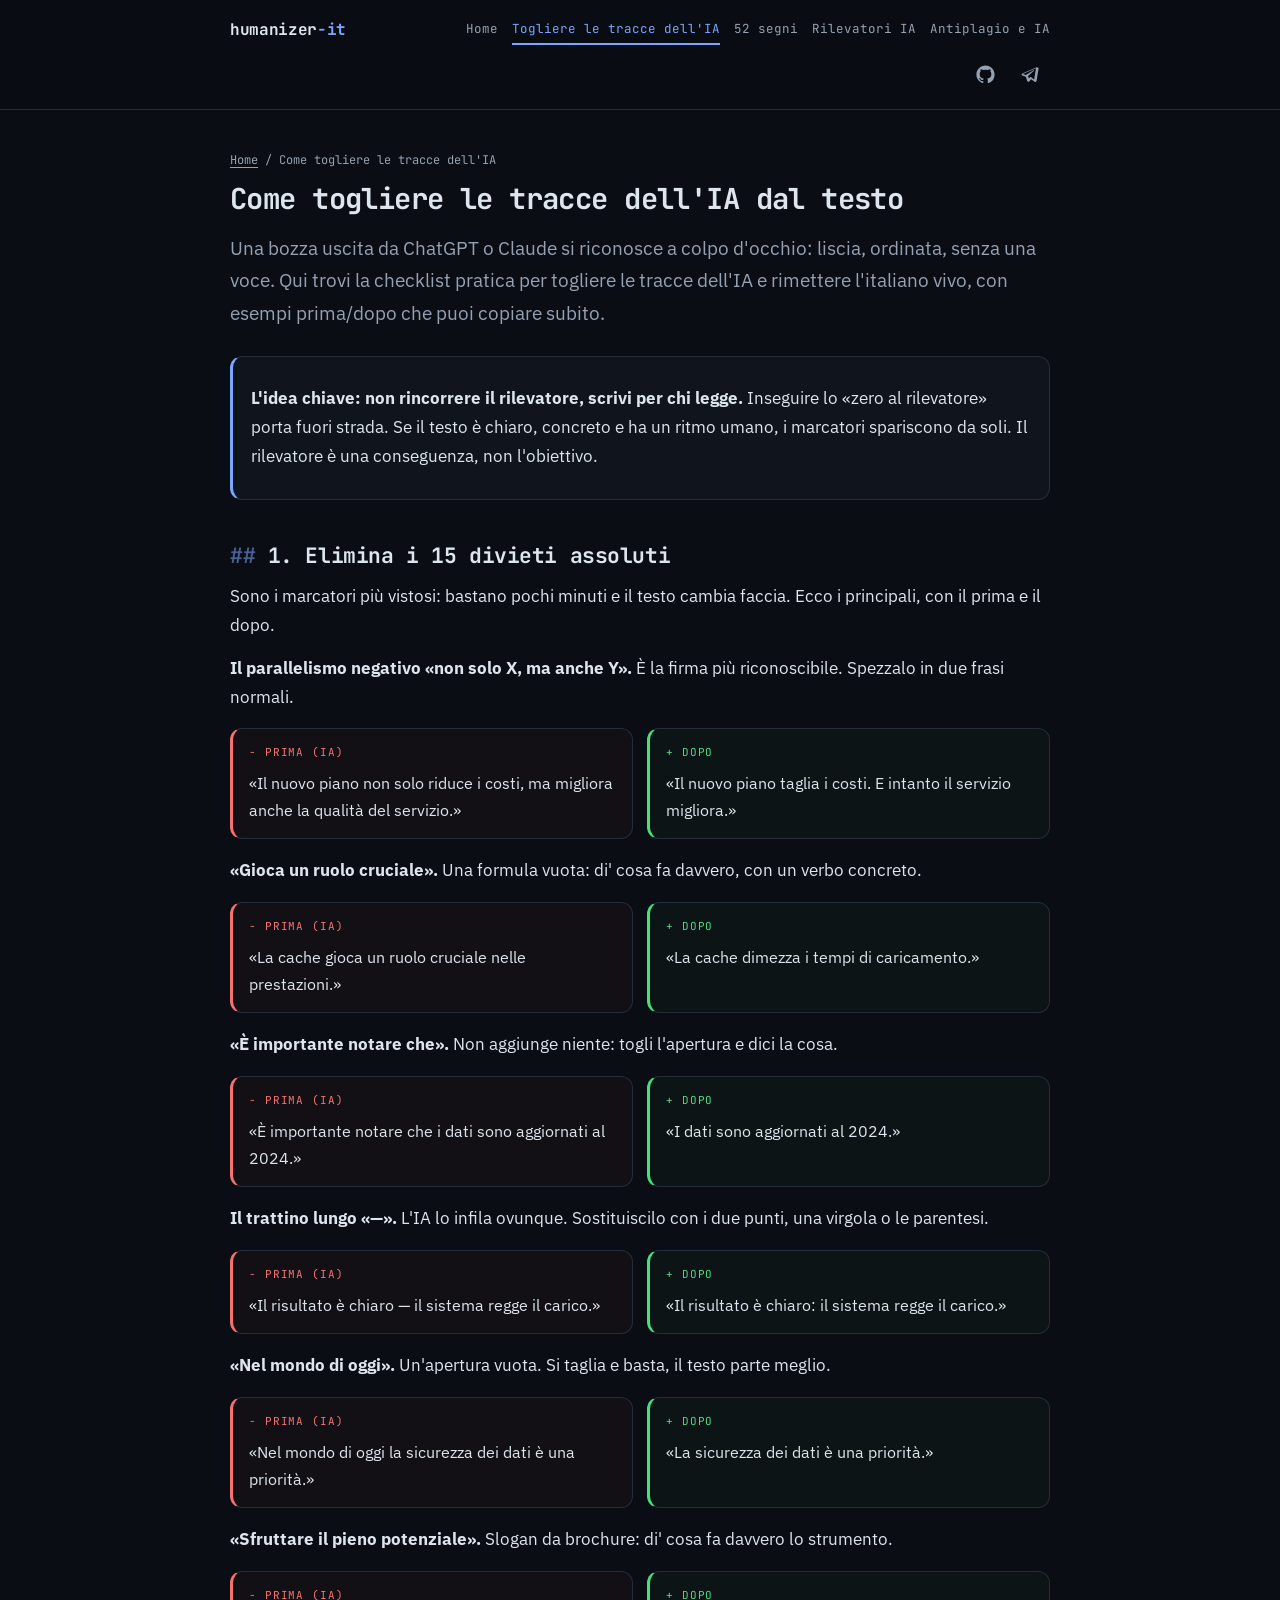
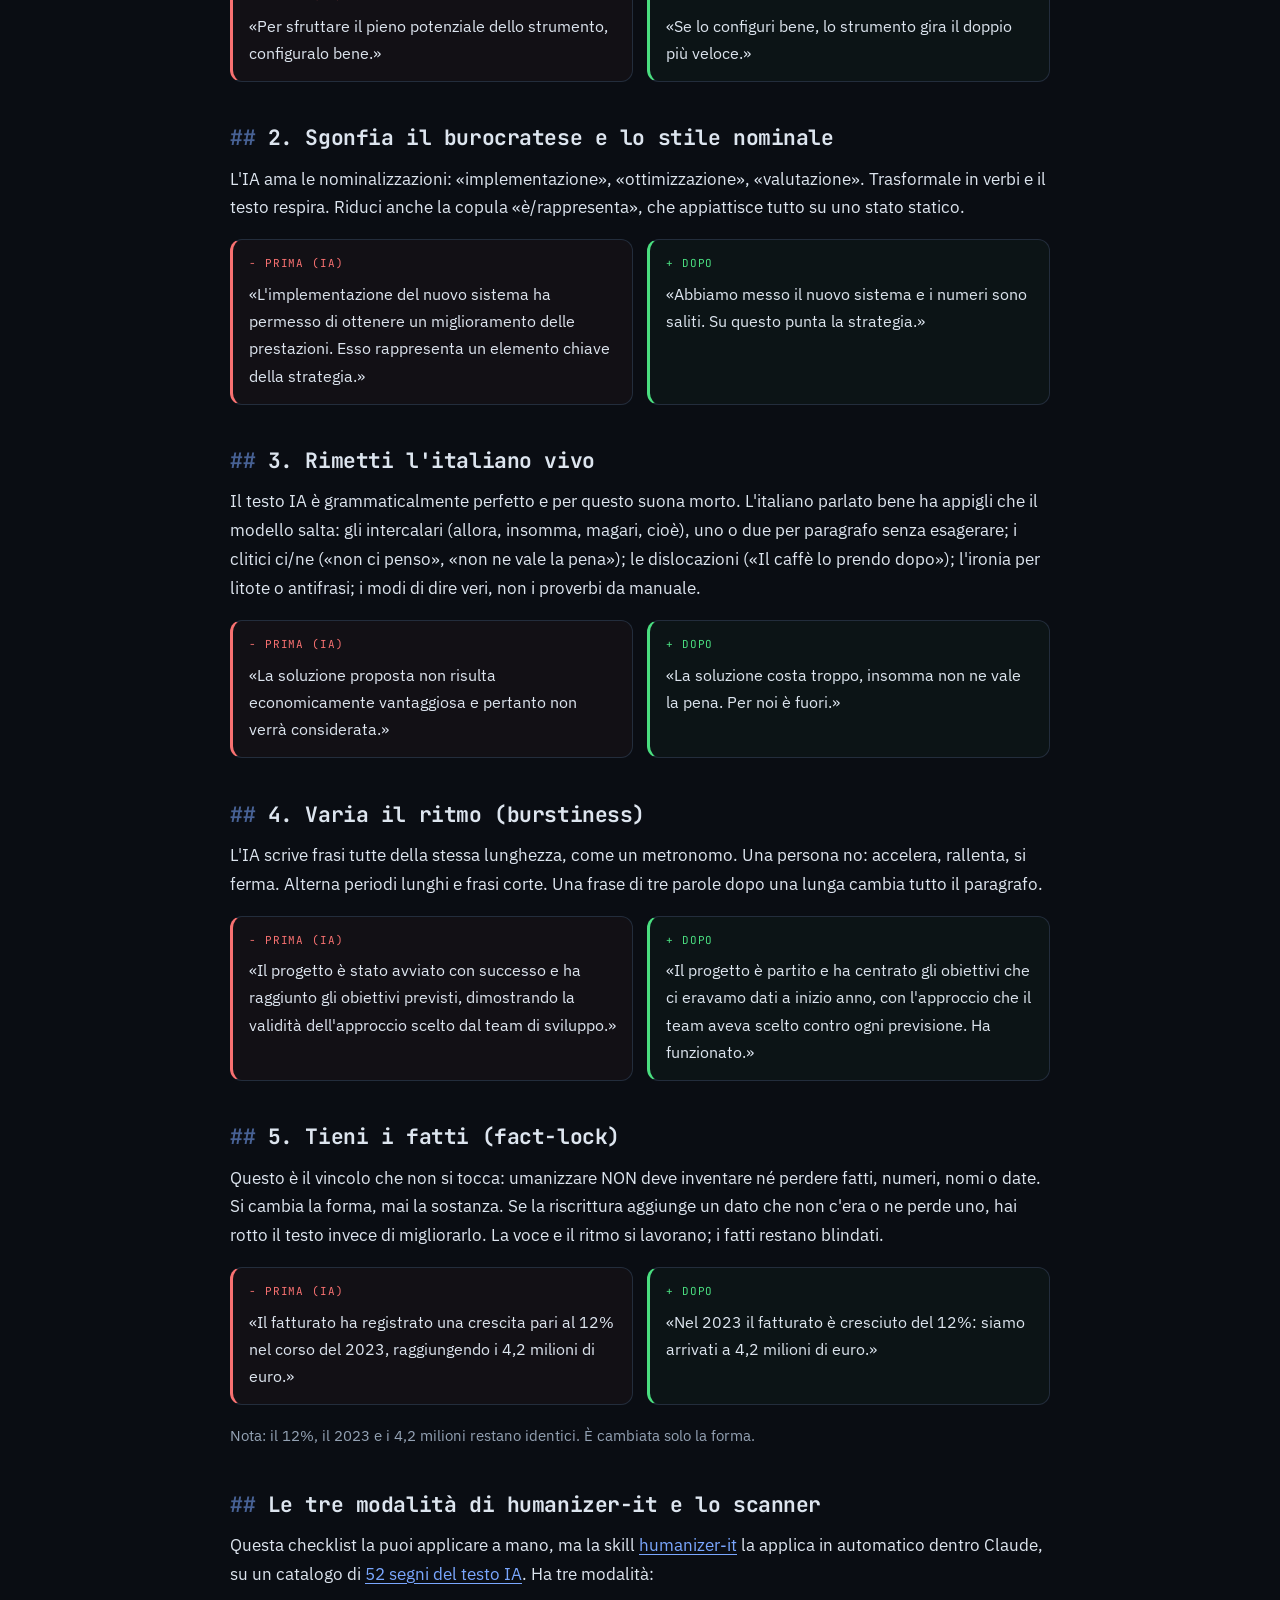
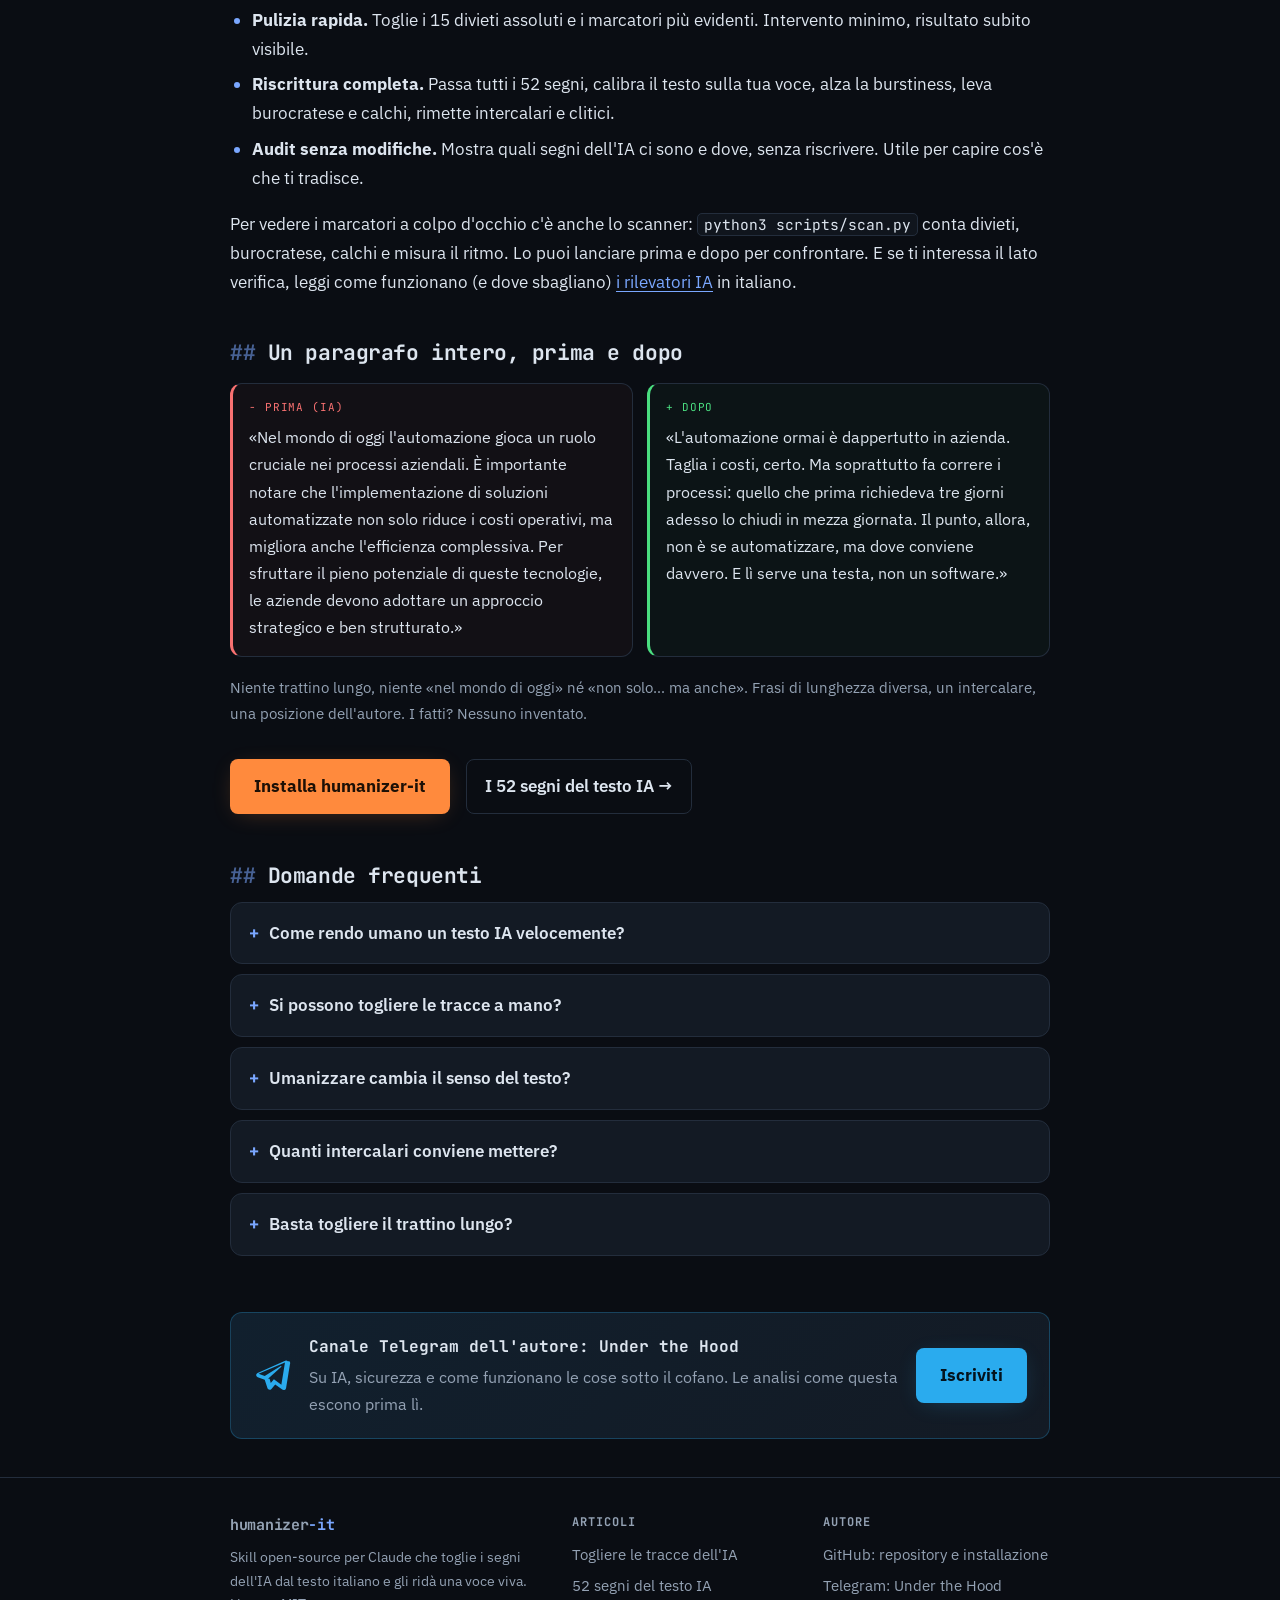
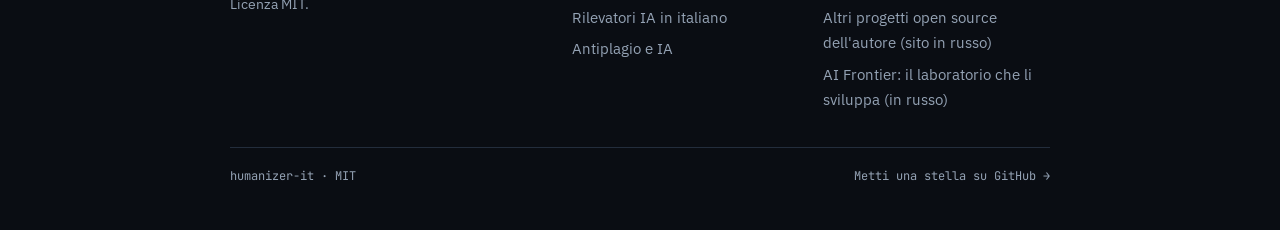
<file: docs/togliere-tracce-ia.html>
<!DOCTYPE html>
<html lang="it">
<head>
<meta charset="utf-8">
<meta name="viewport" content="width=device-width, initial-scale=1">
<title>Come togliere le tracce dell'IA dal testo (guida pratica)</title>
<meta name="description" content="Guida pratica per togliere le tracce dell'IA dal testo: divieti assoluti, burocratese, intercalari, ritmo e fact-lock, con esempi prima/dopo concreti in italiano.">
<meta name="keywords" content="togliere tracce IA testo, come rendere un testo umano, umanizzare testo ChatGPT, eliminare segni AI, rendere testo naturale italiano">
<link rel="canonical" href="https://ilyautov.github.io/humanizer-it/togliere-tracce-ia.html">
<meta property="og:type" content="article">
<meta property="og:title" content="Come togliere le tracce dell'IA dal testo (guida pratica)">
<meta property="og:description" content="Guida pratica con esempi prima/dopo: divieti assoluti, burocratese, intercalari, ritmo e fact-lock per rendere umano un testo IA.">
<meta property="og:url" content="https://ilyautov.github.io/humanizer-it/togliere-tracce-ia.html">
<meta property="og:image" content="https://ilyautov.github.io/humanizer-it/social-preview.png">
<meta property="og:locale" content="it_IT">
<meta name="twitter:card" content="summary_large_image">
<meta name="twitter:title" content="Come togliere le tracce dell'IA dal testo">
<meta name="twitter:image" content="https://ilyautov.github.io/humanizer-it/social-preview.png">
<meta name="twitter:description" content="Guida pratica per rendere umano un testo IA in italiano, con esempi prima/dopo.">
<link rel="preconnect" href="https://fonts.googleapis.com">
<link rel="preconnect" href="https://fonts.gstatic.com" crossorigin>
<link rel="stylesheet" href="style.css">
<link rel="icon" type="image/png" href="icon.png">
<script type="application/ld+json">
{
  "@context": "https://schema.org",
  "@type": "TechArticle",
  "headline": "Come togliere le tracce dell'IA dal testo (guida pratica)",
  "description": "Guida pratica per togliere le tracce dell'IA dal testo italiano: divieti assoluti, burocratese, intercalari, ritmo e fact-lock, con esempi prima/dopo.",
  "inLanguage": "it",
  "author": {
    "@type": "Organization",
    "name": "humanizer-it"
  },
  "publisher": {
    "@type": "Organization",
    "name": "humanizer-it"
  },
  "mainEntityOfPage": "https://ilyautov.github.io/humanizer-it/togliere-tracce-ia.html"
}
</script>
<script type="application/ld+json">
{
  "@context": "https://schema.org",
  "@type": "BreadcrumbList",
  "itemListElement": [
    {
      "@type": "ListItem",
      "position": 1,
      "name": "Home",
      "item": "https://ilyautov.github.io/humanizer-it/"
    },
    {
      "@type": "ListItem",
      "position": 2,
      "name": "Come togliere le tracce dell'IA",
      "item": "https://ilyautov.github.io/humanizer-it/togliere-tracce-ia.html"
    }
  ]
}
</script>
<script type="application/ld+json">
{
  "@context": "https://schema.org",
  "@type": "HowTo",
  "name": "Come togliere le tracce dell'IA dal testo",
  "description": "Cinque passi pratici per rendere umano un testo generato dall'IA in italiano.",
  "inLanguage": "it",
  "step": [
    {
      "@type": "HowToStep",
      "position": 1,
      "name": "Elimina i 15 divieti assoluti",
      "text": "Togli i marcatori più evidenti: il parallelismo negativo «non solo X, ma anche Y», «gioca un ruolo cruciale», «è importante notare che», il trattino lungo, «nel mondo di oggi», «sfruttare il pieno potenziale»."
    },
    {
      "@type": "HowToStep",
      "position": 2,
      "name": "Sgonfia il burocratese e lo stile nominale",
      "text": "Trasforma le nominalizzazioni in verbi e riduci la copula «è/rappresenta»."
    },
    {
      "@type": "HowToStep",
      "position": 3,
      "name": "Rimetti l'italiano vivo",
      "text": "Aggiungi intercalari (allora, insomma, magari, cioè), clitici ci/ne, dislocazioni, ironia per litote e modi di dire veri."
    },
    {
      "@type": "HowToStep",
      "position": 4,
      "name": "Varia il ritmo",
      "text": "Alterna frasi lunghe e corte: una frase di tre parole dopo una lunga cambia tutto."
    },
    {
      "@type": "HowToStep",
      "position": 5,
      "name": "Tieni i fatti (fact-lock)",
      "text": "Cambia la forma, non la sostanza: numeri, nomi e fatti restano intatti."
    }
  ]
}
</script>
<script type="application/ld+json">
{
  "@context": "https://schema.org",
  "@type": "FAQPage",
  "mainEntity": [
    {
      "@type": "Question",
      "name": "Come rendo umano un testo IA velocemente?",
      "acceptedAnswer": {
        "@type": "Answer",
        "text": "Parti dai 15 divieti assoluti: togli il trattino lungo, «non solo X, ma anche Y», «gioca un ruolo cruciale», «nel mondo di oggi», «è importante notare che». Sono cinque minuti e levi i marcatori più vistosi. Poi, se hai tempo, sgonfia il burocratese e varia il ritmo. La skill humanizer-it lo fa in automatico in Claude con la modalità di pulizia rapida."
      }
    },
    {
      "@type": "Question",
      "name": "Si possono togliere le tracce a mano?",
      "acceptedAnswer": {
        "@type": "Answer",
        "text": "Sì, la checklist si può applicare a mano: elimini i divieti, trasformi le nominalizzazioni in verbi, aggiungi intercalari e clitici, vari il ritmo e blocchi i fatti. È un lavoro lento e facile da fare a metà. La skill humanizer-it applica gli stessi passi in automatico dentro Claude e lo scanner ti mostra cosa è rimasto."
      }
    },
    {
      "@type": "Question",
      "name": "Umanizzare cambia il senso del testo?",
      "acceptedAnswer": {
        "@type": "Answer",
        "text": "No, se lavori con il fact-lock. Umanizzare cambia la forma, non la sostanza: numeri, nomi, date e affermazioni restano identici. Se la riscrittura inventa un dato o ne perde uno, non è umanizzazione, è un errore. Si tocca la voce e il ritmo, mai i fatti."
      }
    },
    {
      "@type": "Question",
      "name": "Quanti intercalari conviene mettere?",
      "acceptedAnswer": {
        "@type": "Answer",
        "text": "Uno o due per paragrafo, non di più. Gli intercalari (allora, insomma, magari, cioè) servono a dare respiro, ma se ne metti uno per frase il testo diventa una caricatura del parlato. La misura giusta è quella che non noti rileggendo."
      }
    },
    {
      "@type": "Question",
      "name": "Basta togliere il trattino lungo?",
      "acceptedAnswer": {
        "@type": "Answer",
        "text": "No, è solo l'inizio. Il trattino lungo «—» è il marcatore più facile da vedere, ma se togli solo quello resta il burocratese, il ritmo piatto e le aperture vuote. Serve la checklist completa: divieti, stile nominale, voce viva, ritmo e fact-lock."
      }
    }
  ]
}
</script>
</head>
<body>

<header class="site-header">
  <div class="wrap">
    <a class="brand" href="index.html">humanizer<span>-it</span></a>
    <nav class="site-nav" aria-label="Menu principale">
      <a href="index.html">Home</a>
      <a href="togliere-tracce-ia.html" aria-current="page">Togliere le tracce dell'IA</a>
      <a href="segni-testo-ia.html">52 segni</a>
      <a href="rilevatori-ia-italiano.html">Rilevatori IA</a>
      <a href="antiplagio-vs-ia.html">Antiplagio e IA</a>
    </nav>
    <div class="head-icons">
      <a href="https://github.com/ilyautov/humanizer-it" aria-label="Repository GitHub di humanizer-it">
        <svg viewBox="0 0 24 24" fill="currentColor" aria-hidden="true"><path d="M12 .5C5.65.5.5 5.65.5 12c0 5.08 3.29 9.39 7.86 10.91.58.11.79-.25.79-.55 0-.27-.01-1.17-.02-2.12-3.2.7-3.87-1.36-3.87-1.36-.52-1.33-1.28-1.68-1.28-1.68-1.04-.71.08-.7.08-.7 1.15.08 1.76 1.19 1.76 1.19 1.03 1.76 2.69 1.25 3.35.96.1-.75.4-1.25.73-1.54-2.55-.29-5.23-1.28-5.23-5.68 0-1.26.45-2.28 1.19-3.09-.12-.29-.52-1.46.11-3.05 0 0 .97-.31 3.17 1.18a11 11 0 0 1 5.78 0c2.2-1.49 3.16-1.18 3.16-1.18.63 1.59.24 2.76.12 3.05.74.81 1.18 1.83 1.18 3.09 0 4.41-2.69 5.38-5.25 5.67.41.35.78 1.05.78 2.12 0 1.53-.01 2.76-.01 3.14 0 .3.2.66.8.55A11.5 11.5 0 0 0 23.5 12C23.5 5.65 18.35.5 12 .5Z"/></svg>
      </a>
      <a href="https://t.me/gorilla_under_hood" aria-label="Canale Telegram dell'autore, Under the Hood">
        <svg viewBox="0 0 24 24" fill="currentColor" aria-hidden="true"><path d="M21.94 3.27a1.5 1.5 0 0 0-1.62-.22L2.9 10.66c-1.22.54-1.16 2.3.1 2.74l4.4 1.54 1.7 5.32c.36 1.12 1.78 1.4 2.54.51l2.4-2.8 4.43 3.25c.9.66 2.18.17 2.4-.92l2.52-15.4a1.5 1.5 0 0 0-.45-1.63ZM9.5 14.4l8.4-7.6c.27-.24-.06-.65-.37-.46L7.4 12.6l-3.9-1.36 16.7-7.13-2.3 14.1-4.7-3.46-1.96 2.28-.74-2.63Z"/></svg>
      </a>
    </div>
  </div>
</header>

<main>
<div class="wrap">

  <nav class="crumbs" aria-label="Breadcrumb"><a href="index.html">Home</a> / Come togliere le tracce dell'IA</nav>

  <h1>Come togliere le tracce dell'IA dal testo</h1>
  <p class="lede">Una bozza uscita da ChatGPT o Claude si riconosce a colpo d'occhio: liscia, ordinata, senza una voce. Qui trovi la checklist pratica per togliere le tracce dell'IA e rimettere l'italiano vivo, con esempi prima/dopo che puoi copiare subito.</p>

  <div class="callout">
    <p><strong>L'idea chiave: non rincorrere il rilevatore, scrivi per chi legge.</strong> Inseguire lo «zero al rilevatore» porta fuori strada. Se il testo è chiaro, concreto e ha un ritmo umano, i marcatori spariscono da soli. Il rilevatore è una conseguenza, non l'obiettivo.</p>
  </div>

  <h2>1. Elimina i 15 divieti assoluti</h2>
  <p>Sono i marcatori più vistosi: bastano pochi minuti e il testo cambia faccia. Ecco i principali, con il prima e il dopo.</p>

  <p><strong>Il parallelismo negativo «non solo X, ma anche Y».</strong> È la firma più riconoscibile. Spezzalo in due frasi normali.</p>
  <div class="ba">
    <div class="col before"><div class="tag">Prima (IA)</div><p>«Il nuovo piano non solo riduce i costi, ma migliora anche la qualità del servizio.»</p></div>
    <div class="col after"><div class="tag">Dopo</div><p>«Il nuovo piano taglia i costi. E intanto il servizio migliora.»</p></div>
  </div>

  <p><strong>«Gioca un ruolo cruciale».</strong> Una formula vuota: di' cosa fa davvero, con un verbo concreto.</p>
  <div class="ba">
    <div class="col before"><div class="tag">Prima (IA)</div><p>«La cache gioca un ruolo cruciale nelle prestazioni.»</p></div>
    <div class="col after"><div class="tag">Dopo</div><p>«La cache dimezza i tempi di caricamento.»</p></div>
  </div>

  <p><strong>«È importante notare che».</strong> Non aggiunge niente: togli l'apertura e dici la cosa.</p>
  <div class="ba">
    <div class="col before"><div class="tag">Prima (IA)</div><p>«È importante notare che i dati sono aggiornati al 2024.»</p></div>
    <div class="col after"><div class="tag">Dopo</div><p>«I dati sono aggiornati al 2024.»</p></div>
  </div>

  <p><strong>Il trattino lungo «—».</strong> L'IA lo infila ovunque. Sostituiscilo con i due punti, una virgola o le parentesi.</p>
  <div class="ba">
    <div class="col before"><div class="tag">Prima (IA)</div><p>«Il risultato è chiaro — il sistema regge il carico.»</p></div>
    <div class="col after"><div class="tag">Dopo</div><p>«Il risultato è chiaro: il sistema regge il carico.»</p></div>
  </div>

  <p><strong>«Nel mondo di oggi».</strong> Un'apertura vuota. Si taglia e basta, il testo parte meglio.</p>
  <div class="ba">
    <div class="col before"><div class="tag">Prima (IA)</div><p>«Nel mondo di oggi la sicurezza dei dati è una priorità.»</p></div>
    <div class="col after"><div class="tag">Dopo</div><p>«La sicurezza dei dati è una priorità.»</p></div>
  </div>

  <p><strong>«Sfruttare il pieno potenziale».</strong> Slogan da brochure: di' cosa fa davvero lo strumento.</p>
  <div class="ba">
    <div class="col before"><div class="tag">Prima (IA)</div><p>«Per sfruttare il pieno potenziale dello strumento, configuralo bene.»</p></div>
    <div class="col after"><div class="tag">Dopo</div><p>«Se lo configuri bene, lo strumento gira il doppio più veloce.»</p></div>
  </div>

  <h2>2. Sgonfia il burocratese e lo stile nominale</h2>
  <p>L'IA ama le nominalizzazioni: «implementazione», «ottimizzazione», «valutazione». Trasformale in verbi e il testo respira. Riduci anche la copula «è/rappresenta», che appiattisce tutto su uno stato statico.</p>
  <div class="ba">
    <div class="col before"><div class="tag">Prima (IA)</div><p>«L'implementazione del nuovo sistema ha permesso di ottenere un miglioramento delle prestazioni. Esso rappresenta un elemento chiave della strategia.»</p></div>
    <div class="col after"><div class="tag">Dopo</div><p>«Abbiamo messo il nuovo sistema e i numeri sono saliti. Su questo punta la strategia.»</p></div>
  </div>

  <h2>3. Rimetti l'italiano vivo</h2>
  <p>Il testo IA è grammaticalmente perfetto e per questo suona morto. L'italiano parlato bene ha appigli che il modello salta: gli intercalari (allora, insomma, magari, cioè), uno o due per paragrafo senza esagerare; i clitici ci/ne («non ci penso», «non ne vale la pena»); le dislocazioni («Il caffè lo prendo dopo»); l'ironia per litote o antifrasi; i modi di dire veri, non i proverbi da manuale.</p>
  <div class="ba">
    <div class="col before"><div class="tag">Prima (IA)</div><p>«La soluzione proposta non risulta economicamente vantaggiosa e pertanto non verrà considerata.»</p></div>
    <div class="col after"><div class="tag">Dopo</div><p>«La soluzione costa troppo, insomma non ne vale la pena. Per noi è fuori.»</p></div>
  </div>

  <h2>4. Varia il ritmo (burstiness)</h2>
  <p>L'IA scrive frasi tutte della stessa lunghezza, come un metronomo. Una persona no: accelera, rallenta, si ferma. Alterna periodi lunghi e frasi corte. Una frase di tre parole dopo una lunga cambia tutto il paragrafo.</p>
  <div class="ba">
    <div class="col before"><div class="tag">Prima (IA)</div><p>«Il progetto è stato avviato con successo e ha raggiunto gli obiettivi previsti, dimostrando la validità dell'approccio scelto dal team di sviluppo.»</p></div>
    <div class="col after"><div class="tag">Dopo</div><p>«Il progetto è partito e ha centrato gli obiettivi che ci eravamo dati a inizio anno, con l'approccio che il team aveva scelto contro ogni previsione. Ha funzionato.»</p></div>
  </div>

  <h2>5. Tieni i fatti (fact-lock)</h2>
  <p>Questo è il vincolo che non si tocca: umanizzare NON deve inventare né perdere fatti, numeri, nomi o date. Si cambia la forma, mai la sostanza. Se la riscrittura aggiunge un dato che non c'era o ne perde uno, hai rotto il testo invece di migliorarlo. La voce e il ritmo si lavorano; i fatti restano blindati.</p>
  <div class="ba">
    <div class="col before"><div class="tag">Prima (IA)</div><p>«Il fatturato ha registrato una crescita pari al 12% nel corso del 2023, raggiungendo i 4,2 milioni di euro.»</p></div>
    <div class="col after"><div class="tag">Dopo</div><p>«Nel 2023 il fatturato è cresciuto del 12%: siamo arrivati a 4,2 milioni di euro.»</p></div>
  </div>
  <p class="muted small">Nota: il 12%, il 2023 e i 4,2 milioni restano identici. È cambiata solo la forma.</p>

  <h2>Le tre modalità di humanizer-it e lo scanner</h2>
  <p>Questa checklist la puoi applicare a mano, ma la skill <a href="index.html">humanizer-it</a> la applica in automatico dentro Claude, su un catalogo di <a href="segni-testo-ia.html">52 segni del testo IA</a>. Ha tre modalità:</p>
  <ul>
    <li><strong>Pulizia rapida.</strong> Toglie i 15 divieti assoluti e i marcatori più evidenti. Intervento minimo, risultato subito visibile.</li>
    <li><strong>Riscrittura completa.</strong> Passa tutti i 52 segni, calibra il testo sulla tua voce, alza la burstiness, leva burocratese e calchi, rimette intercalari e clitici.</li>
    <li><strong>Audit senza modifiche.</strong> Mostra quali segni dell'IA ci sono e dove, senza riscrivere. Utile per capire cos'è che ti tradisce.</li>
  </ul>
  <p>Per vedere i marcatori a colpo d'occhio c'è anche lo scanner: <code>python3 scripts/scan.py</code> conta divieti, burocratese, calchi e misura il ritmo. Lo puoi lanciare prima e dopo per confrontare. E se ti interessa il lato verifica, leggi come funzionano (e dove sbagliano) <a href="rilevatori-ia-italiano.html">i rilevatori IA</a> in italiano.</p>

  <h2>Un paragrafo intero, prima e dopo</h2>
  <div class="ba">
    <div class="col before"><div class="tag">Prima (IA)</div><p>«Nel mondo di oggi l'automazione gioca un ruolo cruciale nei processi aziendali. È importante notare che l'implementazione di soluzioni automatizzate non solo riduce i costi operativi, ma migliora anche l'efficienza complessiva. Per sfruttare il pieno potenziale di queste tecnologie, le aziende devono adottare un approccio strategico e ben strutturato.»</p></div>
    <div class="col after"><div class="tag">Dopo</div><p>«L'automazione ormai è dappertutto in azienda. Taglia i costi, certo. Ma soprattutto fa correre i processi: quello che prima richiedeva tre giorni adesso lo chiudi in mezza giornata. Il punto, allora, non è se automatizzare, ma dove conviene davvero. E lì serve una testa, non un software.»</p></div>
  </div>
  <p class="muted small">Niente trattino lungo, niente «nel mondo di oggi» né «non solo… ma anche». Frasi di lunghezza diversa, un intercalare, una posizione dell'autore. I fatti? Nessuno inventato.</p>

  <div class="cta-row">
    <a class="cta" href="https://github.com/ilyautov/humanizer-it">Installa humanizer-it</a>
    <a class="cta-secondary" href="segni-testo-ia.html">I 52 segni del testo IA →</a>
  </div>

  <h2>Domande frequenti</h2>
  <div class="faq">
    <details>
      <summary>Come rendo umano un testo IA velocemente?</summary>
      <p>Parti dai 15 divieti assoluti: togli il trattino lungo, «non solo X, ma anche Y», «gioca un ruolo cruciale», «nel mondo di oggi», «è importante notare che». Sono cinque minuti e levi i marcatori più vistosi. Poi, se hai tempo, sgonfia il burocratese e vari il ritmo. La skill humanizer-it lo fa in automatico in Claude con la modalità di pulizia rapida.</p>
    </details>
    <details>
      <summary>Si possono togliere le tracce a mano?</summary>
      <p>Sì, la checklist si può applicare a mano: elimini i divieti, trasformi le nominalizzazioni in verbi, aggiungi intercalari e clitici, vari il ritmo e blocchi i fatti. È un lavoro lento e facile da fare a metà. La skill humanizer-it applica gli stessi passi in automatico dentro Claude, e lo scanner ti mostra cos'è rimasto.</p>
    </details>
    <details>
      <summary>Umanizzare cambia il senso del testo?</summary>
      <p>No, se lavori con il fact-lock. Umanizzare cambia la forma, non la sostanza: numeri, nomi, date e affermazioni restano identici. Se la riscrittura inventa un dato o ne perde uno, non è umanizzazione, è un errore. Si tocca la voce e il ritmo, mai i fatti.</p>
    </details>
    <details>
      <summary>Quanti intercalari conviene mettere?</summary>
      <p>Uno o due per paragrafo, non di più. Gli intercalari (allora, insomma, magari, cioè) danno respiro, ma se ne metti uno per frase il testo diventa una caricatura del parlato. La misura giusta è quella che non noti rileggendo.</p>
    </details>
    <details>
      <summary>Basta togliere il trattino lungo?</summary>
      <p>No, è solo l'inizio. Il trattino lungo «—» è il marcatore più facile da vedere, ma se togli solo quello resta il burocratese, il ritmo piatto e le aperture vuote. Serve la checklist completa: divieti, stile nominale, voce viva, ritmo e fact-lock.</p>
    </details>
  </div>

  <section class="tg-banner">
    <div class="tg-card">
      <svg viewBox="0 0 24 24" fill="currentColor" aria-hidden="true"><path d="M21.94 3.27a1.5 1.5 0 0 0-1.62-.22L2.9 10.66c-1.22.54-1.16 2.3.1 2.74l4.4 1.54 1.7 5.32c.36 1.12 1.78 1.4 2.54.51l2.4-2.8 4.43 3.25c.9.66 2.18.17 2.4-.92l2.52-15.4a1.5 1.5 0 0 0-.45-1.63ZM9.5 14.4l8.4-7.6c.27-.24-.06-.65-.37-.46L7.4 12.6l-3.9-1.36 16.7-7.13-2.3 14.1-4.7-3.46-1.96 2.28-.74-2.63Z"/></svg>
      <div class="tg-text">
        <strong>Canale Telegram dell'autore: Under the Hood</strong>
        <p>Su IA, sicurezza e come funzionano le cose sotto il cofano. Le analisi come questa escono prima lì.</p>
      </div>
      <a class="cta cta-tg" href="https://t.me/gorilla_under_hood">Iscriviti</a>
    </div>
  </section>

</div>
</main>

<footer class="site-footer">
  <div class="wrap">
    <div class="foot-grid">
      <div>
        <a class="brand" href="index.html">humanizer<span>-it</span></a>
        <p>Skill open-source per Claude che toglie i segni dell'IA dal testo italiano e gli ridà una voce viva. Licenza MIT.</p>
      </div>
      <div>
        <h4>Articoli</h4>
        <ul>
          <li><a href="togliere-tracce-ia.html">Togliere le tracce dell'IA</a></li>
          <li><a href="segni-testo-ia.html">52 segni del testo IA</a></li>
          <li><a href="rilevatori-ia-italiano.html">Rilevatori IA in italiano</a></li>
          <li><a href="antiplagio-vs-ia.html">Antiplagio e IA</a></li>
        </ul>
      </div>
      <div>
        <h4>Autore</h4>
        <ul>
          <li><a href="https://github.com/ilyautov/humanizer-it">GitHub: repository e installazione</a></li>
          <li><a href="https://t.me/gorilla_under_hood">Telegram: Under the Hood</a></li>
          <li><a href="https://ilyautov.github.io/">Altri progetti open source dell'autore (sito in russo)</a></li>
          <li><a href="https://aifrontier.tech/">AI Frontier: il laboratorio che li sviluppa (in russo)</a></li>
        </ul>
      </div>
    </div>
    <div class="foot-bottom">
      <span>humanizer-it · MIT</span>
      <a class="foot-cta" href="https://github.com/ilyautov/humanizer-it">Metti una stella su GitHub →</a>
    </div>
  </div>
</footer>

</body>
</html>
</file>
<file: docs/style.css>
/* humanizer-it — site styles. Dark dev edition: JetBrains Mono + IBM Plex Sans.
   No frameworks. Design system: dark OLED, blue accent, orange CTA. */

@import url('https://fonts.googleapis.com/css2?family=IBM+Plex+Sans:wght@400;500;600;700&family=JetBrains+Mono:wght@400;500;600;700&display=swap');

:root {
  --bg: #0a0d13;
  --bg-soft: #10151d;
  --bg-card: #131a24;
  --border: #232d3c;
  --border-strong: #32405466;
  --text: #dde5ef;
  --text-dim: #94a2b4;
  --accent: #7aa7ff;
  --accent-dim: #7aa7ff22;
  --cta: #ff8a3d;
  --cta-text: #1d1006;
  --good: #4ade80;
  --bad: #f87171;
  --warn: #fbbf24;
  --tg: #2aabee;
  --maxw: 860px;
  --radius: 12px;
  --radius-sm: 8px;
  --mono: "JetBrains Mono", ui-monospace, SFMono-Regular, Menlo, Consolas, monospace;
  --sans: "IBM Plex Sans", -apple-system, BlinkMacSystemFont, "Segoe UI", Roboto, Arial, sans-serif;
}

* { box-sizing: border-box; }

html { scroll-behavior: smooth; }

body {
  margin: 0;
  background: var(--bg);
  color: var(--text);
  font-family: var(--sans);
  font-size: 17px;
  line-height: 1.7;
  -webkit-font-smoothing: antialiased;
}

.wrap { max-width: var(--maxw); margin: 0 auto; padding: 0 20px; }

::selection { background: var(--accent); color: #0b1220; }

a { color: var(--accent); text-underline-offset: 3px; }
a:hover { text-decoration: underline; }

:focus-visible {
  outline: 2px solid var(--accent);
  outline-offset: 3px;
  border-radius: 3px;
}

/* Header / nav */
.site-header {
  position: sticky;
  top: 0;
  z-index: 100;
  background: rgba(10, 13, 19, 0.88);
  backdrop-filter: blur(10px);
  -webkit-backdrop-filter: blur(10px);
  border-bottom: 1px solid var(--border);
}
.site-header .wrap {
  display: flex;
  flex-wrap: wrap;
  align-items: center;
  gap: 8px 18px;
  padding-top: 14px;
  padding-bottom: 14px;
}
.brand {
  font-family: var(--mono);
  font-weight: 700;
  color: var(--text);
  text-decoration: none;
  font-size: 16px;
  margin-right: auto;
  white-space: nowrap;
  letter-spacing: -0.02em;
}
.brand span { color: var(--accent); }
.brand:hover { text-decoration: none; }
.site-nav { display: flex; flex-wrap: wrap; gap: 4px 14px; }
.site-nav a {
  font-family: var(--mono);
  color: var(--text-dim);
  text-decoration: none;
  font-size: 12.5px;
  padding: 4px 0;
  border-bottom: 2px solid transparent;
  transition: color 0.2s ease;
}
.site-nav a:hover { color: var(--text); text-decoration: none; }
.site-nav a[aria-current="page"] { color: var(--accent); border-bottom-color: var(--accent); }
.head-icons { display: flex; gap: 2px; align-items: center; margin-left: auto; }
.head-icons a {
  display: inline-flex;
  align-items: center;
  justify-content: center;
  width: 42px;
  height: 42px;
  border-radius: var(--radius-sm);
  color: var(--text-dim);
  transition: color 0.2s ease, background 0.2s ease;
}
.head-icons a:hover { color: var(--text); background: var(--bg-card); }
.head-icons svg { width: 19px; height: 19px; }

/* Content */
main { padding: 40px 0 10px; }

h1, h2, h3 {
  font-family: var(--mono);
  letter-spacing: -0.02em;
  line-height: 1.25;
}
h1 { font-size: 1.7em; margin: 0.2em 0 0.5em; }
h2 { font-size: 1.25em; margin: 2em 0 0.6em; }
h3 { font-size: 1.02em; margin: 1.4em 0 0.4em; }

h2::before { content: "## "; color: var(--accent); opacity: 0.55; }

p { margin: 0.8em 0; }

.lede {
  font-size: 1.12em;
  color: var(--text-dim);
  margin-bottom: 1.4em;
  max-width: 44em;
}

ul, ol { padding-left: 1.3em; }
li { margin: 0.4em 0; }
li::marker { color: var(--accent); }

code {
  background: var(--bg-soft);
  border: 1px solid var(--border);
  border-radius: 5px;
  padding: 1px 6px;
  font-size: 0.86em;
  font-family: var(--mono);
}
pre {
  background: var(--bg-soft);
  border: 1px solid var(--border);
  border-radius: var(--radius);
  padding: 14px 16px;
  overflow-x: auto;
  font-size: 0.85em;
  line-height: 1.55;
  font-family: var(--mono);
}
pre code { background: none; border: none; padding: 0; }

/* Hero (landing) */
.hero { padding-top: 8px; }
.eyebrow {
  display: flex;
  flex-wrap: wrap;
  gap: 8px;
  margin: 0 0 18px;
  padding: 0;
  list-style: none;
}
.eyebrow li {
  font-family: var(--mono);
  font-size: 12px;
  color: var(--text-dim);
  border: 1px solid var(--border);
  background: var(--bg-soft);
  border-radius: 99px;
  padding: 3px 12px;
  margin: 0;
}
.eyebrow li.hot { color: var(--accent); border-color: var(--accent-dim); background: var(--accent-dim); }
.hero h1 { font-size: 1.85em; }

.stats {
  display: grid;
  grid-template-columns: repeat(4, 1fr);
  gap: 12px;
  margin: 1.6em 0;
}
.stat {
  background: var(--bg-card);
  border: 1px solid var(--border);
  border-radius: var(--radius);
  padding: 14px 16px;
}
.stat b {
  display: block;
  font-family: var(--mono);
  font-size: 1.5em;
  color: var(--accent);
  line-height: 1.2;
}
.stat span { font-size: 0.82em; color: var(--text-dim); }

/* Terminal demo */
.term {
  background: #0c1018;
  border: 1px solid var(--border);
  border-radius: var(--radius);
  margin: 1.6em 0;
  overflow: hidden;
  box-shadow: 0 12px 40px -18px rgba(0, 0, 0, 0.8);
}
.term-bar {
  display: flex;
  align-items: center;
  gap: 7px;
  padding: 10px 14px;
  background: var(--bg-soft);
  border-bottom: 1px solid var(--border);
}
.term-bar span {
  width: 11px;
  height: 11px;
  border-radius: 50%;
  background: var(--border);
}
.term-bar span:nth-child(1) { background: #f87171aa; }
.term-bar span:nth-child(2) { background: #fbbf24aa; }
.term-bar span:nth-child(3) { background: #4ade80aa; }
.term-bar em {
  font-family: var(--mono);
  font-style: normal;
  font-size: 12px;
  color: var(--text-dim);
  margin-left: 8px;
}
.term-body {
  margin: 0;
  border: none;
  border-radius: 0;
  background: none;
  padding: 16px 18px;
  font-size: 0.82em;
}
.term-body .tn { color: var(--text-dim); }
.term-body .tb { color: var(--bad); }
.term-body .tw { color: var(--warn); }
.term-body .tg { color: var(--good); }
.term-body .ta { color: var(--accent); }

/* Breadcrumbs */
.crumbs { font-family: var(--mono); font-size: 12px; color: var(--text-dim); margin-bottom: 10px; }
.crumbs a { color: var(--text-dim); }
.crumbs a:hover { color: var(--accent); }

/* Cards */
.cards { display: grid; gap: 14px; grid-template-columns: 1fr 1fr; margin: 1.2em 0; }
.card {
  background: var(--bg-card);
  border: 1px solid var(--border);
  border-radius: var(--radius);
  padding: 18px 20px;
  transition: border-color 0.2s ease, transform 0.2s ease;
}
.card:hover { border-color: var(--accent); transform: translateY(-2px); }
.card h3 { margin-top: 0; }
.card h3 a { color: var(--text); text-decoration: none; }
.card h3 a:hover { color: var(--accent); }
.card p { color: var(--text-dim); font-size: 0.92em; margin-bottom: 0; }
.card a { font-weight: 600; }

/* Before / after, like a git diff */
.ba { display: grid; gap: 14px; grid-template-columns: 1fr 1fr; margin: 1em 0; }
.ba .col {
  border: 1px solid var(--border);
  border-radius: var(--radius);
  padding: 14px 16px;
  background: var(--bg-soft);
}
.ba .before { border-left: 3px solid var(--bad); background: #f8717108; }
.ba .after { border-left: 3px solid var(--good); background: #4ade8008; }
.ba .tag {
  font-family: var(--mono);
  font-size: 11px;
  text-transform: uppercase;
  letter-spacing: 0.08em;
  color: var(--text-dim);
  margin-bottom: 8px;
}
.ba .before .tag { color: var(--bad); }
.ba .before .tag::before { content: "− "; }
.ba .after .tag { color: var(--good); }
.ba .after .tag::before { content: "+ "; }
.ba p { margin: 0; font-size: 0.94em; }

/* Callout blocks */
.callout {
  border: 1px solid var(--border);
  border-left: 3px solid var(--accent);
  background: var(--bg-soft);
  border-radius: var(--radius);
  padding: 14px 18px;
  margin: 1.2em 0;
}
.callout.warn { border-left-color: var(--warn); }
.callout.data { border-left-color: var(--good); }
.callout strong { color: var(--text); }

/* CTA */
.cta {
  display: inline-block;
  background: var(--cta);
  color: var(--cta-text);
  font-weight: 700;
  text-decoration: none;
  padding: 13px 24px;
  border-radius: var(--radius-sm);
  margin: 6px 12px 6px 0;
  cursor: pointer;
  transition: transform 0.15s ease, box-shadow 0.2s ease;
  box-shadow: 0 4px 24px -8px #ff8a3d55;
}
.cta:hover {
  text-decoration: none;
  transform: translateY(-1px);
  box-shadow: 0 8px 28px -8px #ff8a3d77;
}
.cta:active { transform: translateY(0); }
.cta-row { margin: 1.6em 0; }
.cta-secondary {
  display: inline-block;
  color: var(--text);
  text-decoration: none;
  padding: 12px 18px;
  font-weight: 600;
  border: 1px solid var(--border);
  border-radius: var(--radius-sm);
  transition: border-color 0.2s ease, color 0.2s ease;
}
.cta-secondary:hover { border-color: var(--accent); color: var(--accent); text-decoration: none; }

/* Tables */
.table-wrap { overflow-x: auto; margin: 1.2em 0; border: 1px solid var(--border); border-radius: var(--radius); }
table { border-collapse: collapse; width: 100%; font-size: 0.92em; }
th, td { border-bottom: 1px solid var(--border); padding: 10px 14px; text-align: left; vertical-align: top; }
th {
  background: var(--bg-soft);
  font-family: var(--mono);
  font-size: 0.85em;
  letter-spacing: 0.02em;
}
tr:last-child td { border-bottom: none; }

/* FAQ */
.faq details {
  border: 1px solid var(--border);
  border-radius: var(--radius);
  padding: 4px 18px;
  margin: 10px 0;
  background: var(--bg-card);
  transition: border-color 0.2s ease;
}
.faq details:hover { border-color: var(--border-strong); }
.faq details[open] { border-color: var(--accent); }
.faq summary {
  cursor: pointer;
  font-weight: 600;
  padding: 12px 0;
  list-style: none;
}
.faq summary::-webkit-details-marker { display: none; }
.faq summary::before { content: "+ "; color: var(--accent); font-family: var(--mono); font-weight: 700; }
.faq details[open] summary::before { content: "− "; }
.faq details[open] summary { border-bottom: 1px solid var(--border); }
.faq p { color: var(--text-dim); }

/* Marker list */
.signs { margin: 1em 0; }
.signs .group { margin: 1.4em 0; }
.signs .group h3 { margin-bottom: 0.3em; }
.signs li { color: var(--text); }

/* Steps */
.steps { counter-reset: step; list-style: none; padding-left: 0; }
.steps > li {
  position: relative;
  padding-left: 52px;
  margin: 1.6em 0;
}
.steps > li::before {
  counter-increment: step;
  content: counter(step, decimal-leading-zero);
  position: absolute;
  left: 0; top: 2px;
  width: 36px; height: 30px;
  font-family: var(--mono);
  font-size: 14px;
  font-weight: 700;
  color: var(--accent);
  background: var(--accent-dim);
  border: 1px solid var(--accent);
  border-radius: var(--radius-sm);
  display: flex; align-items: center; justify-content: center;
}
.steps h3 { margin-top: 0; }

/* Telegram banner */
.tg-banner { margin-top: 56px; }
.tg-card {
  display: flex;
  align-items: center;
  gap: 18px;
  background: linear-gradient(135deg, #11202e, var(--bg-card));
  border: 1px solid #2aabee44;
  border-radius: var(--radius);
  padding: 20px 22px;
}
.tg-card > svg { width: 38px; height: 38px; color: var(--tg); flex-shrink: 0; }
.tg-text { flex: 1; min-width: 220px; }
.tg-text strong { display: block; font-family: var(--mono); font-size: 0.95em; }
.tg-text p { margin: 4px 0 0; color: var(--text-dim); font-size: 0.92em; }
.cta-tg {
  background: var(--tg);
  color: #04131d;
  box-shadow: 0 4px 24px -8px #2aabee55;
  white-space: nowrap;
  margin: 0;
}
.cta-tg:hover { box-shadow: 0 8px 28px -8px #2aabee77; }

/* Footer */
.site-footer {
  border-top: 1px solid var(--border);
  margin-top: 28px;
  padding: 34px 0 44px;
  color: var(--text-dim);
  font-size: 15px;
}
.foot-grid {
  display: grid;
  grid-template-columns: 1.4fr 1fr 1fr;
  gap: 24px;
}
.foot-grid p { margin: 8px 0 0; font-size: 0.92em; }
.foot-grid h4 {
  font-family: var(--mono);
  font-size: 12px;
  text-transform: uppercase;
  letter-spacing: 0.08em;
  color: var(--text-dim);
  margin: 0 0 10px;
}
.foot-grid ul { list-style: none; padding: 0; margin: 0; }
.foot-grid li { margin: 6px 0; }
.site-footer a { color: var(--text-dim); text-decoration: none; }
.site-footer a:hover { color: var(--accent); }
.site-footer .brand { font-size: 15px; }
.foot-bottom {
  margin-top: 28px;
  padding-top: 18px;
  border-top: 1px solid var(--border);
  font-family: var(--mono);
  font-size: 12px;
  display: flex;
  flex-wrap: wrap;
  gap: 8px 24px;
}
.foot-cta { margin-left: auto; }

.muted { color: var(--text-dim); }
.small { font-size: 0.9em; }

@media (max-width: 720px) {
  body { font-size: 16px; }
  .cards, .ba { grid-template-columns: 1fr; }
  .stats { grid-template-columns: 1fr 1fr; }
  h1 { font-size: 1.45em; }
  .hero h1 { font-size: 1.5em; }
  .foot-grid { grid-template-columns: 1fr; gap: 20px; }
  .tg-card { flex-wrap: wrap; }
  .site-header .wrap { padding-top: 10px; padding-bottom: 10px; }
}

@media (prefers-reduced-motion: reduce) {
  html { scroll-behavior: auto; }
  *, *::before, *::after { transition: none !important; animation: none !important; }
  .card:hover, .cta:hover { transform: none; }
}
</file>
